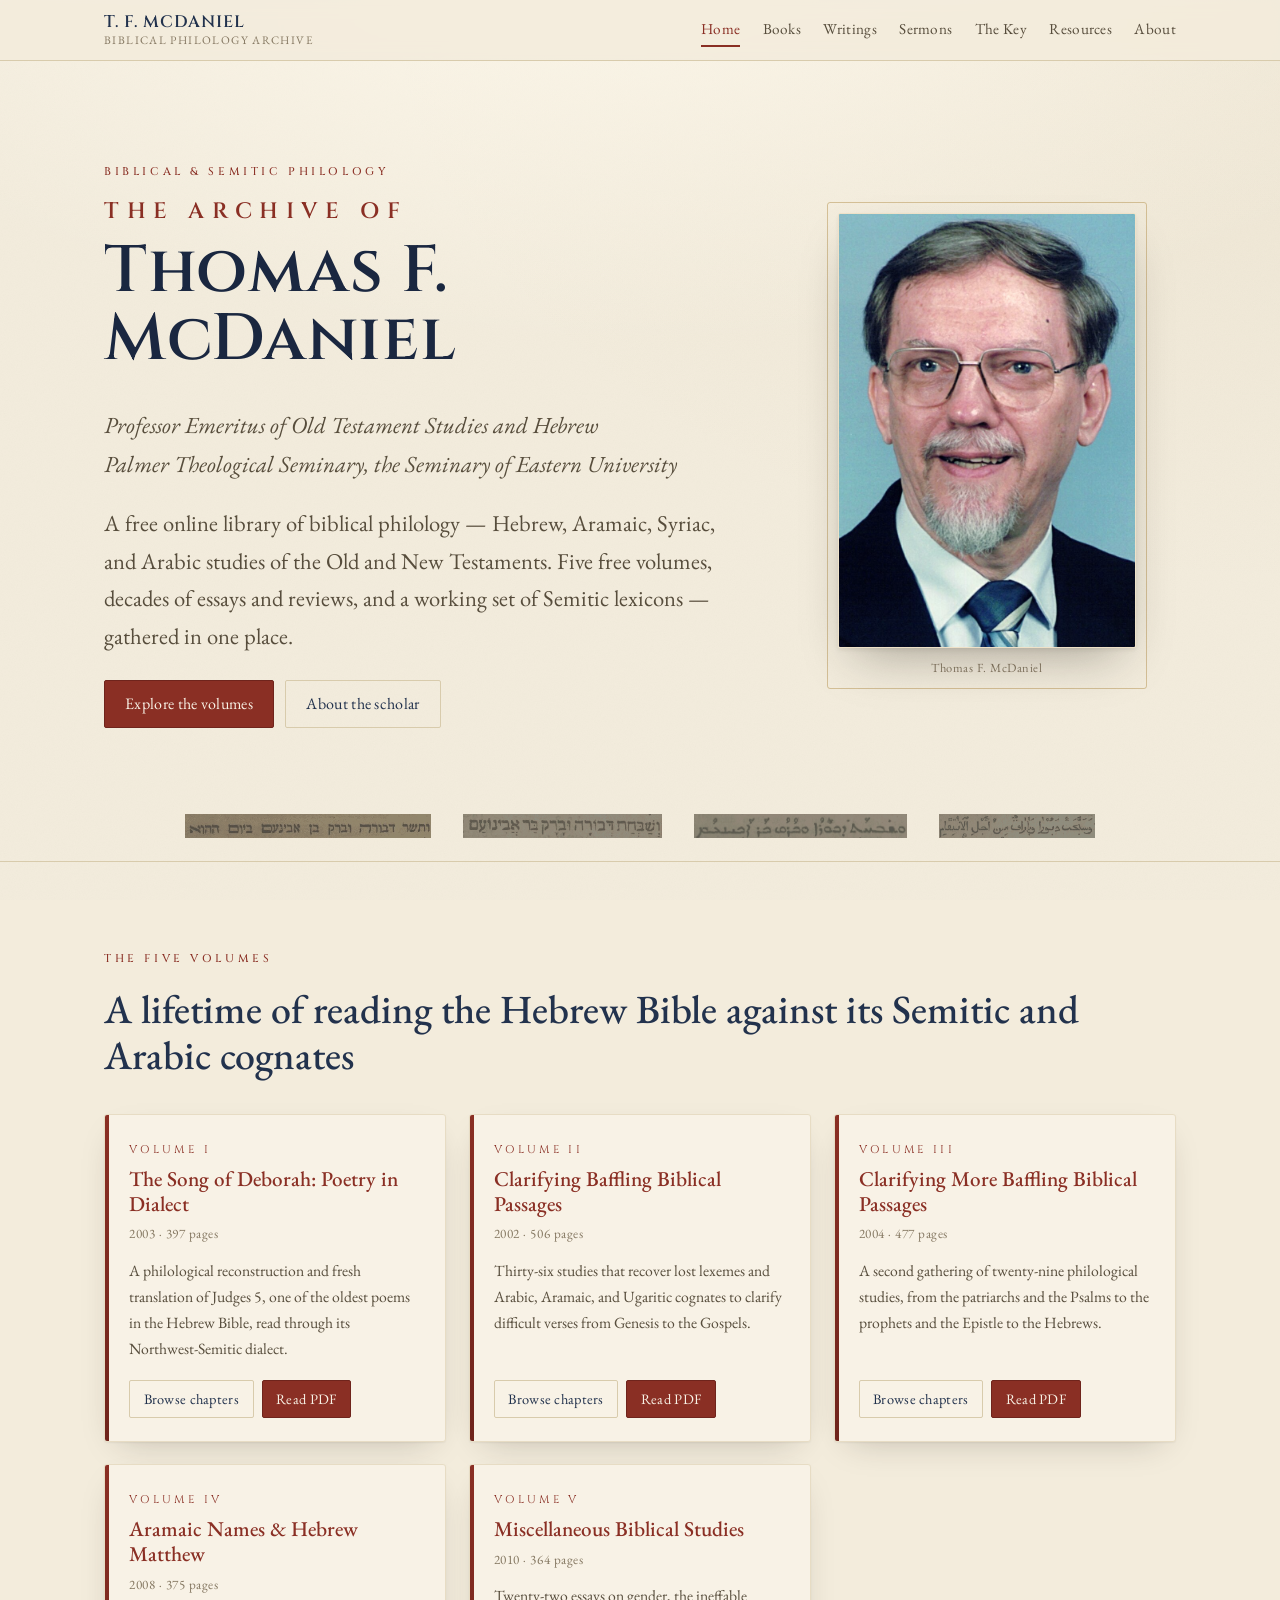
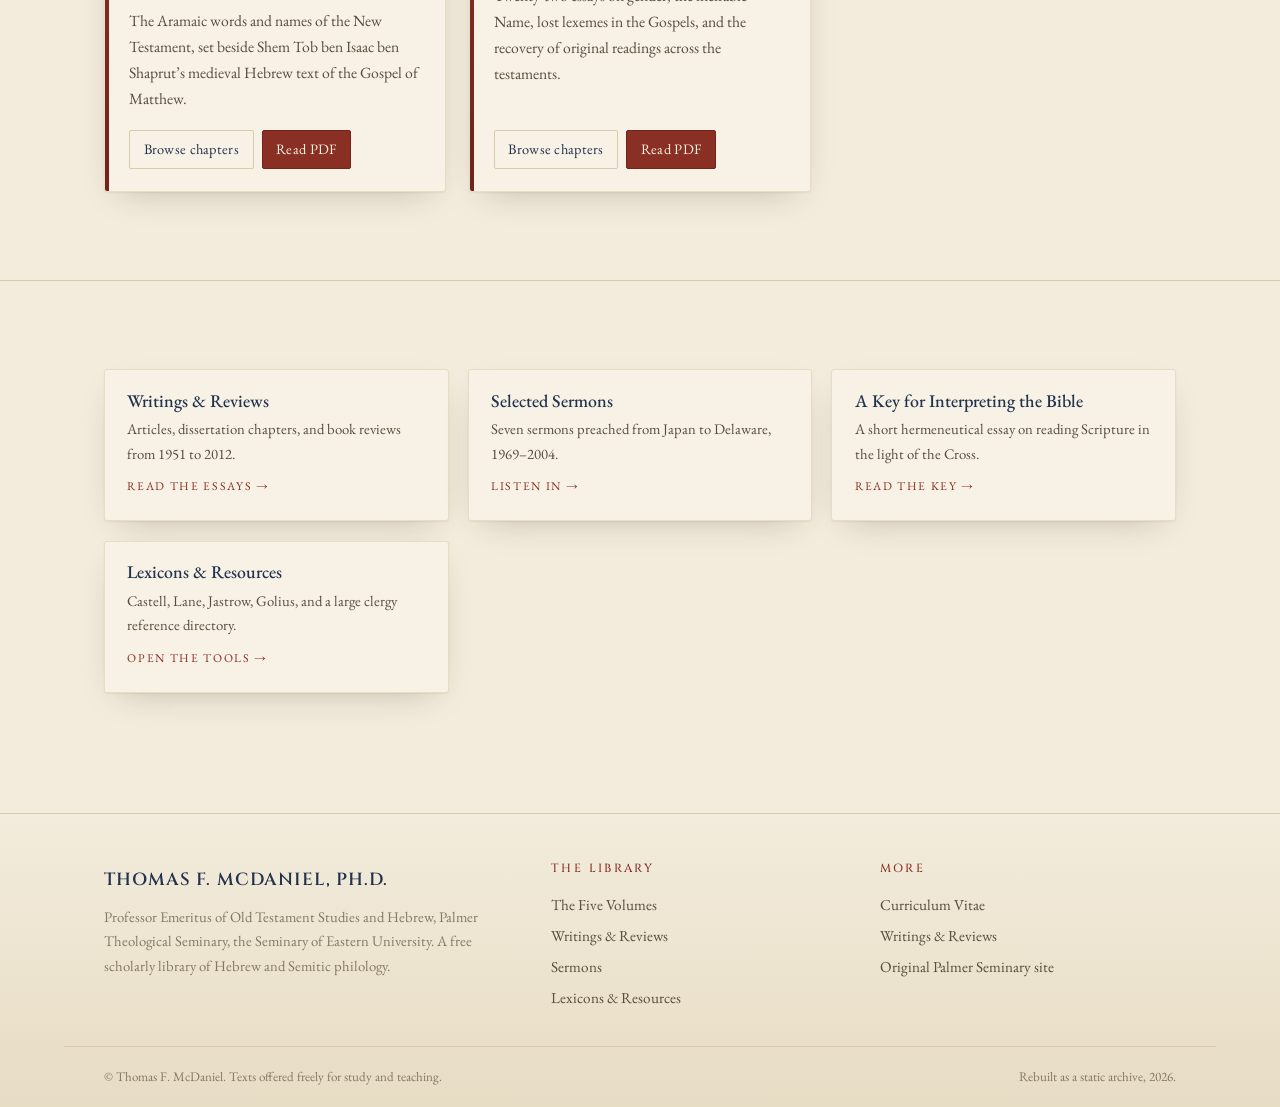
<file: index.html>
<!DOCTYPE html>
<html lang="en">
<head>
  <meta charset="utf-8">
  <meta name="viewport" content="width=device-width, initial-scale=1">
  <title>Thomas F. McDaniel, Ph.D. — Biblical &amp; Semitic Philology Archive</title>
  <meta name="description" content="Free online books and essays in Old Testament philology by Thomas F. McDaniel, Professor Emeritus at Palmer Theological Seminary — Hebrew, Aramaic, Syriac, and Arabic studies of the Bible.">
  <meta name="author" content="Thomas F. McDaniel, Ph.D.">
  <link rel="canonical" href="https://werth-code.github.io/tmcdaniel/">
  <meta name="theme-color" content="#f3ecdc">
  <meta property="og:type" content="website">
  <meta property="og:site_name" content="The Thomas F. McDaniel Archive">
  <meta property="og:title" content="Thomas F. McDaniel, Ph.D. — Biblical &amp; Semitic Philology Archive">
  <meta property="og:description" content="Free online books and essays in Old Testament philology by Thomas F. McDaniel, Professor Emeritus at Palmer Theological Seminary — Hebrew, Aramaic, Syriac, and Arabic studies of the Bible.">
  <meta property="og:url" content="https://werth-code.github.io/tmcdaniel/">
  <meta property="og:image" content="https://werth-code.github.io/tmcdaniel/assets/img/mcdaniel-1990.jpg">
  <meta name="twitter:card" content="summary_large_image">
  <meta name="twitter:title" content="Thomas F. McDaniel, Ph.D. — Biblical &amp; Semitic Philology Archive">
  <meta name="twitter:description" content="Free online books and essays in Old Testament philology by Thomas F. McDaniel, Professor Emeritus at Palmer Theological Seminary — Hebrew, Aramaic, Syriac, and Arabic studies of the Bible.">
  <meta name="twitter:image" content="https://werth-code.github.io/tmcdaniel/assets/img/mcdaniel-1990.jpg">
  <link rel="preconnect" href="https://fonts.googleapis.com">
  <link rel="preconnect" href="https://fonts.gstatic.com" crossorigin>
  <link rel="stylesheet" href="assets/css/site.css?v=5">
  <script type="application/ld+json">{"@context":"https://schema.org","@graph":[{"@type":"WebSite","name":"The Thomas F. McDaniel Archive","url":"https://werth-code.github.io/tmcdaniel","description":"A free online library of biblical philology — Hebrew, Aramaic, Syriac, and Arabic studies of the Old and New Testaments.","inLanguage":"en","author":{"@type":"Person","name":"Thomas F. McDaniel","honorificSuffix":"Ph.D.","jobTitle":"Professor Emeritus of Old Testament Studies and Hebrew","birthDate":"1931-03-01","birthPlace":"Baltimore, Maryland","alumniOf":["University of Richmond","University of Pennsylvania","Johns Hopkins University","Eastern Baptist Theological Seminary"],"worksFor":{"@type":"CollegeOrUniversity","name":"Palmer Theological Seminary, the Seminary of Eastern University"},"knowsAbout":["Hebrew Bible","Old Testament philology","Semitic languages","Aramaic","Syriac","Arabic","Biblical interpretation"],"url":"https://werth-code.github.io/tmcdaniel/about/"}},{"@type":"Person","name":"Thomas F. McDaniel","honorificSuffix":"Ph.D.","jobTitle":"Professor Emeritus of Old Testament Studies and Hebrew","birthDate":"1931-03-01","birthPlace":"Baltimore, Maryland","alumniOf":["University of Richmond","University of Pennsylvania","Johns Hopkins University","Eastern Baptist Theological Seminary"],"worksFor":{"@type":"CollegeOrUniversity","name":"Palmer Theological Seminary, the Seminary of Eastern University"},"knowsAbout":["Hebrew Bible","Old Testament philology","Semitic languages","Aramaic","Syriac","Arabic","Biblical interpretation"],"url":"https://werth-code.github.io/tmcdaniel/about/"}]}</script>
</head>
<body>
  <header class="masthead">
    <div class="wrap masthead__inner">
      <a class="brand" href="">
        <span class="brand__name">T. F. McDaniel</span>
        <span class="brand__sub">Biblical Philology Archive</span>
      </a>
      <button class="nav__toggle" aria-expanded="false" aria-controls="nav" onclick="var n=document.getElementById('nav');var o=n.classList.toggle('open');this.setAttribute('aria-expanded',o)">Menu</button>
      <nav class="nav" id="nav" aria-label="Primary">
        <a href="" aria-current="page">Home</a>
        <a href="books/">Books</a>
        <a href="writings/">Writings</a>
        <a href="sermons/">Sermons</a>
        <a href="key/">The Key</a>
        <a href="resources/">Resources</a>
        <a href="about/">About</a>
      </nav>
    </div>
  </header>
  <main id="main">
  <section class="hero wrap">
    <div class="hero__grid">
      <div>
        <p class="eyebrow reveal">Biblical &amp; Semitic Philology</p>
        <h1 class="reveal d1"><span class="sm">The Archive of</span>Thomas&nbsp;F. McDaniel</h1>
        <p class="hero__role reveal d2">Professor Emeritus of Old Testament Studies and Hebrew<br>Palmer Theological Seminary, the Seminary of Eastern University</p>
        <p class="lede reveal d2">A free online library of biblical philology — Hebrew, Aramaic, Syriac, and Arabic studies of the Old and New Testaments. Five free volumes, decades of essays and reviews, and a working set of Semitic lexicons — gathered in one place.</p>
        <div class="btn-row reveal d3">
          <a class="btn btn--primary" href="books/">Explore the volumes</a>
          <a class="btn btn--ghost" href="about/">About the scholar</a>
        </div>
      </div>
      <figure class="hero__portrait reveal d2">
        <span class="hero__frame"></span>
        <img src="assets/img/mcdaniel-1990.jpg" alt="Portrait of Thomas F. McDaniel" width="742" height="1085">
        <figcaption>Thomas F. McDaniel</figcaption>
      </figure>
    </div>
  </section>
  <div class="wrap"><div class="scripts" aria-hidden="false">
        <img src="assets/img/judges5-hebrew.jpg" alt="Judges 5:1 in Hebrew" loading="lazy">
        <img src="assets/img/judges5-aramaic.jpg" alt="Judges 5:1 in Aramaic" loading="lazy">
        <img src="assets/img/judges5-syriac.jpg" alt="Judges 5:1 in Syriac" loading="lazy">
        <img src="assets/img/judges5-arabic.jpg" alt="Judges 5:1 in Arabic" loading="lazy">
  </div></div>
  <hr class="rule">
  <section class="wrap" id="volumes">
    <div class="section-head">
      <p class="eyebrow">The Five Volumes</p>
      <h2>A lifetime of reading the Hebrew Bible against its Semitic and Arabic cognates</h2>
    </div>
    <div class="volumes">
        <article class="vcard">
          <span class="vcard__no">Volume I</span>
          <h3 class="vcard__title"><a class="ilink" href="books/song-of-deborah/">The Song of Deborah: Poetry in Dialect</a></h3>
          <p class="vcard__meta">2003 &middot; 397 pages</p>
          <p class="vcard__blurb">A philological reconstruction and fresh translation of Judges 5, one of the oldest poems in the Hebrew Bible, read through its Northwest-Semitic dialect.</p>
          <div class="vcard__links">
            <a class="btn btn--ghost btn--sm" href="books/song-of-deborah/">Browse chapters</a>
            <a class="btn btn--primary btn--sm" href="pdf/The%20Song%20of%20Deborah%20Poetry%20in%20Dialect.pdf">Read PDF</a>
          </div>
        </article>
        <article class="vcard">
          <span class="vcard__no">Volume II</span>
          <h3 class="vcard__title"><a class="ilink" href="books/clarifying-baffling-biblical-passages/">Clarifying Baffling Biblical Passages</a></h3>
          <p class="vcard__meta">2002 &middot; 506 pages</p>
          <p class="vcard__blurb">Thirty-six studies that recover lost lexemes and Arabic, Aramaic, and Ugaritic cognates to clarify difficult verses from Genesis to the Gospels.</p>
          <div class="vcard__links">
            <a class="btn btn--ghost btn--sm" href="books/clarifying-baffling-biblical-passages/">Browse chapters</a>
            <a class="btn btn--primary btn--sm" href="pdf/Clarifying%20Baffling%20Biblical%20Passages.pdf">Read PDF</a>
          </div>
        </article>
        <article class="vcard">
          <span class="vcard__no">Volume III</span>
          <h3 class="vcard__title"><a class="ilink" href="books/clarifying-more-baffling-biblical-passages/">Clarifying More Baffling Biblical Passages</a></h3>
          <p class="vcard__meta">2004 &middot; 477 pages</p>
          <p class="vcard__blurb">A second gathering of twenty-nine philological studies, from the patriarchs and the Psalms to the prophets and the Epistle to the Hebrews.</p>
          <div class="vcard__links">
            <a class="btn btn--ghost btn--sm" href="books/clarifying-more-baffling-biblical-passages/">Browse chapters</a>
            <a class="btn btn--primary btn--sm" href="pdf/Clarifying%20More%20Baffling%20Biblical%20Passages.pdf">Read PDF</a>
          </div>
        </article>
        <article class="vcard">
          <span class="vcard__no">Volume IV</span>
          <h3 class="vcard__title"><a class="ilink" href="books/aramaic-names-and-hebrew-matthew/">Aramaic Names &amp; Hebrew Matthew</a></h3>
          <p class="vcard__meta">2008 &middot; 375 pages</p>
          <p class="vcard__blurb">The Aramaic words and names of the New Testament, set beside Shem Tob ben Isaac ben Shaprut’s medieval Hebrew text of the Gospel of Matthew.</p>
          <div class="vcard__links">
            <a class="btn btn--ghost btn--sm" href="books/aramaic-names-and-hebrew-matthew/">Browse chapters</a>
            <a class="btn btn--primary btn--sm" href="pdf/Clarifying%20New%20Testament%20Names%20%26%20Words%20and%20Shem%20Tob's%20Gospel%20of%20Matthew.pdf">Read PDF</a>
          </div>
        </article>
        <article class="vcard">
          <span class="vcard__no">Volume V</span>
          <h3 class="vcard__title"><a class="ilink" href="books/miscellaneous-biblical-studies/">Miscellaneous Biblical Studies</a></h3>
          <p class="vcard__meta">2010 &middot; 364 pages</p>
          <p class="vcard__blurb">Twenty-two essays on gender, the ineffable Name, lost lexemes in the Gospels, and the recovery of original readings across the testaments.</p>
          <div class="vcard__links">
            <a class="btn btn--ghost btn--sm" href="books/miscellaneous-biblical-studies/">Browse chapters</a>
            <a class="btn btn--primary btn--sm" href="pdf/Miscellaneous%20Biblical%20Studies.pdf">Read PDF</a>
          </div>
        </article>
    </div>
  </section>
  <hr class="rule">
  <section class="wrap">
    <div class="cards">
      <a class="rcard" href="writings/"><h3>Writings &amp; Reviews</h3><p>Articles, dissertation chapters, and book reviews from 1951 to 2012.</p><span class="rcard__cue">Read the essays &rarr;</span></a>
      <a class="rcard" href="sermons/"><h3>Selected Sermons</h3><p>Seven sermons preached from Japan to Delaware, 1969&ndash;2004.</p><span class="rcard__cue">Listen in &rarr;</span></a>
      <a class="rcard" href="key/"><h3>A Key for Interpreting the Bible</h3><p>A short hermeneutical essay on reading Scripture in the light of the Cross.</p><span class="rcard__cue">Read the key &rarr;</span></a>
      <a class="rcard" href="resources/"><h3>Lexicons &amp; Resources</h3><p>Castell, Lane, Jastrow, Golius, and a large clergy reference directory.</p><span class="rcard__cue">Open the tools &rarr;</span></a>
    </div>
  </section>
  </main>
  <footer class="foot">
    <div class="wrap foot__inner">
      <div class="foot__brand">
        <span class="brand__name">Thomas F. McDaniel, Ph.D.</span>
        <p class="muted" style="margin:.6rem 0 0;font-size:.92rem">Professor Emeritus of Old Testament Studies and Hebrew, Palmer Theological Seminary, the Seminary of Eastern University. A free scholarly library of Hebrew and Semitic philology.</p>
      </div>
      <div>
        <h4>The Library</h4>
        <a href="books/">The Five Volumes</a>
        <a href="writings/">Writings &amp; Reviews</a>
        <a href="sermons/">Sermons</a>
        <a href="resources/">Lexicons &amp; Resources</a>
      </div>
      <div>
        <h4>More</h4>
        <a href="about/">Curriculum Vitae</a>
        <a href="writings/">Writings &amp; Reviews</a>
        <a href="https://tmcdaniel.palmerseminary.edu" rel="nofollow">Original Palmer Seminary site</a>
      </div>
    </div>
    <div class="wrap foot__legal">
      <span>&copy; Thomas F. McDaniel. Texts offered freely for study and teaching.</span>
      <span>Rebuilt as a static archive, 2026.</span>
    </div>
  </footer>
</body>
</html>
</file>
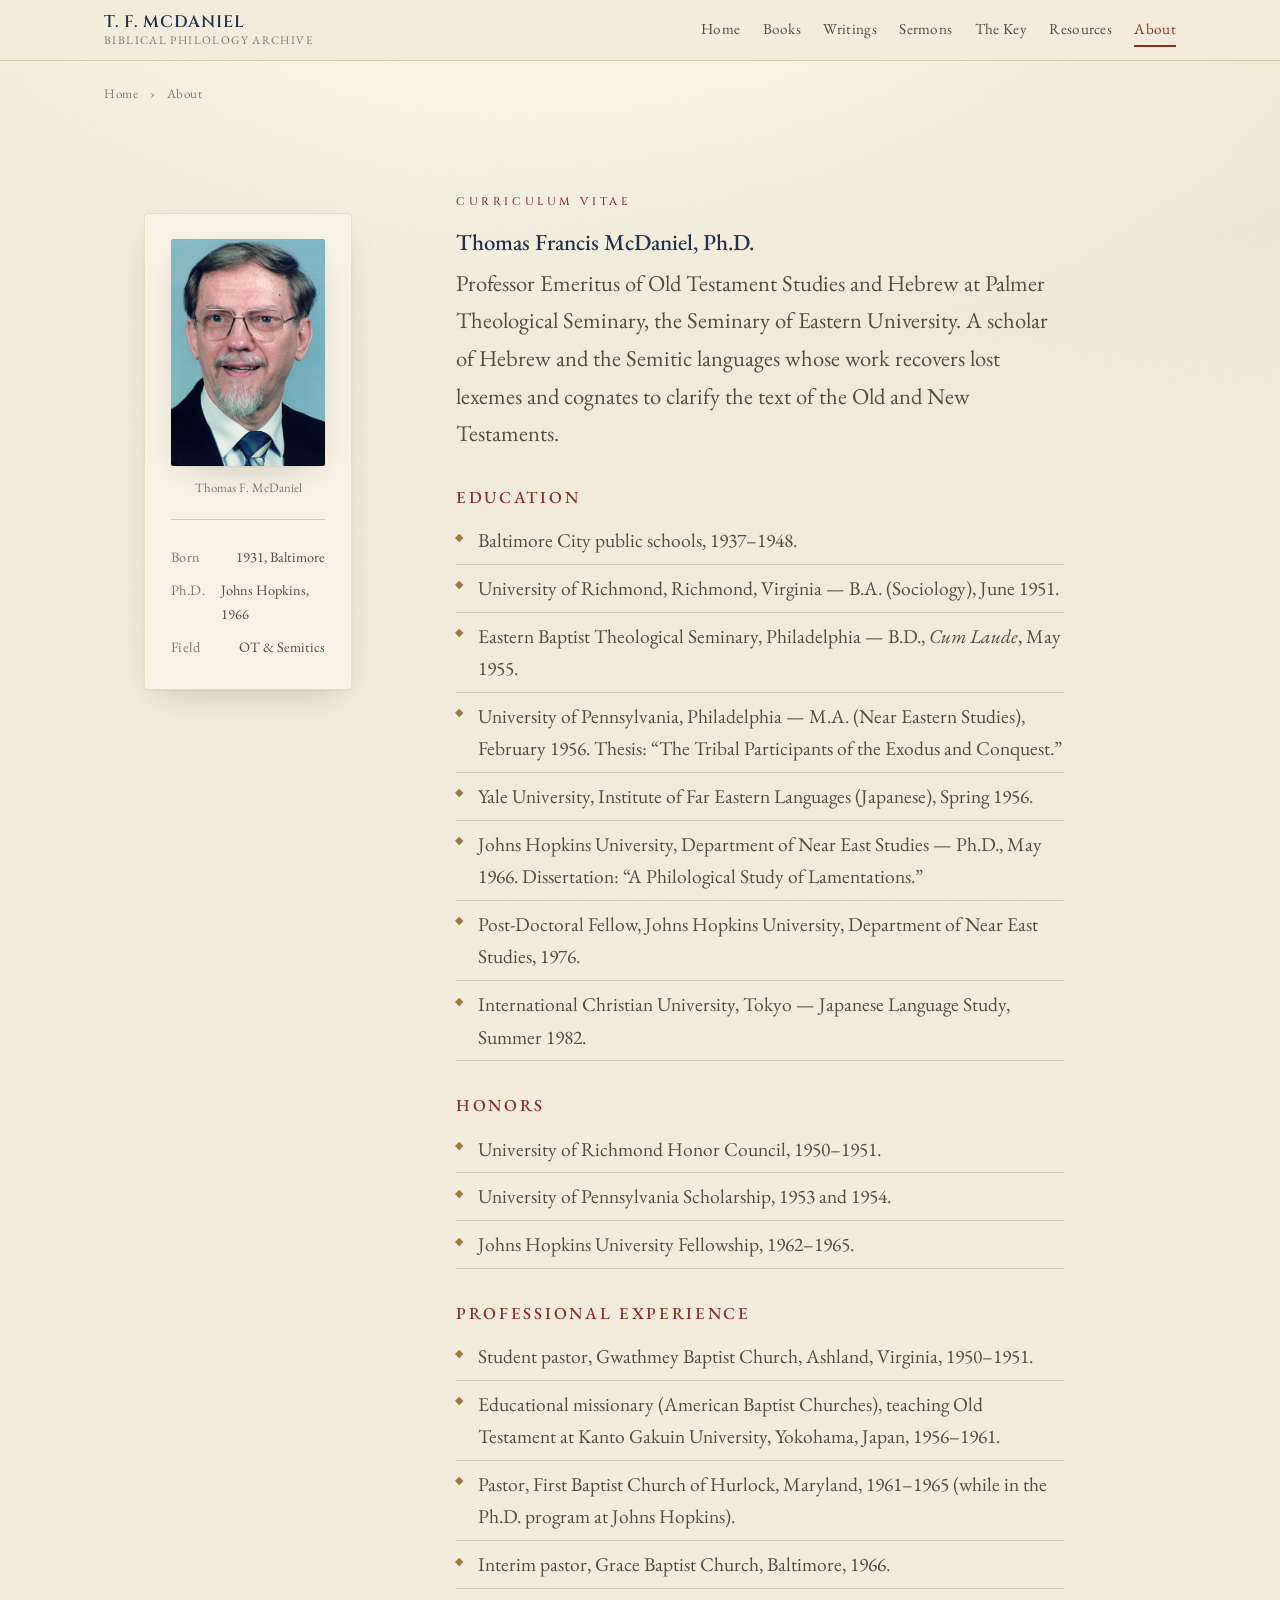
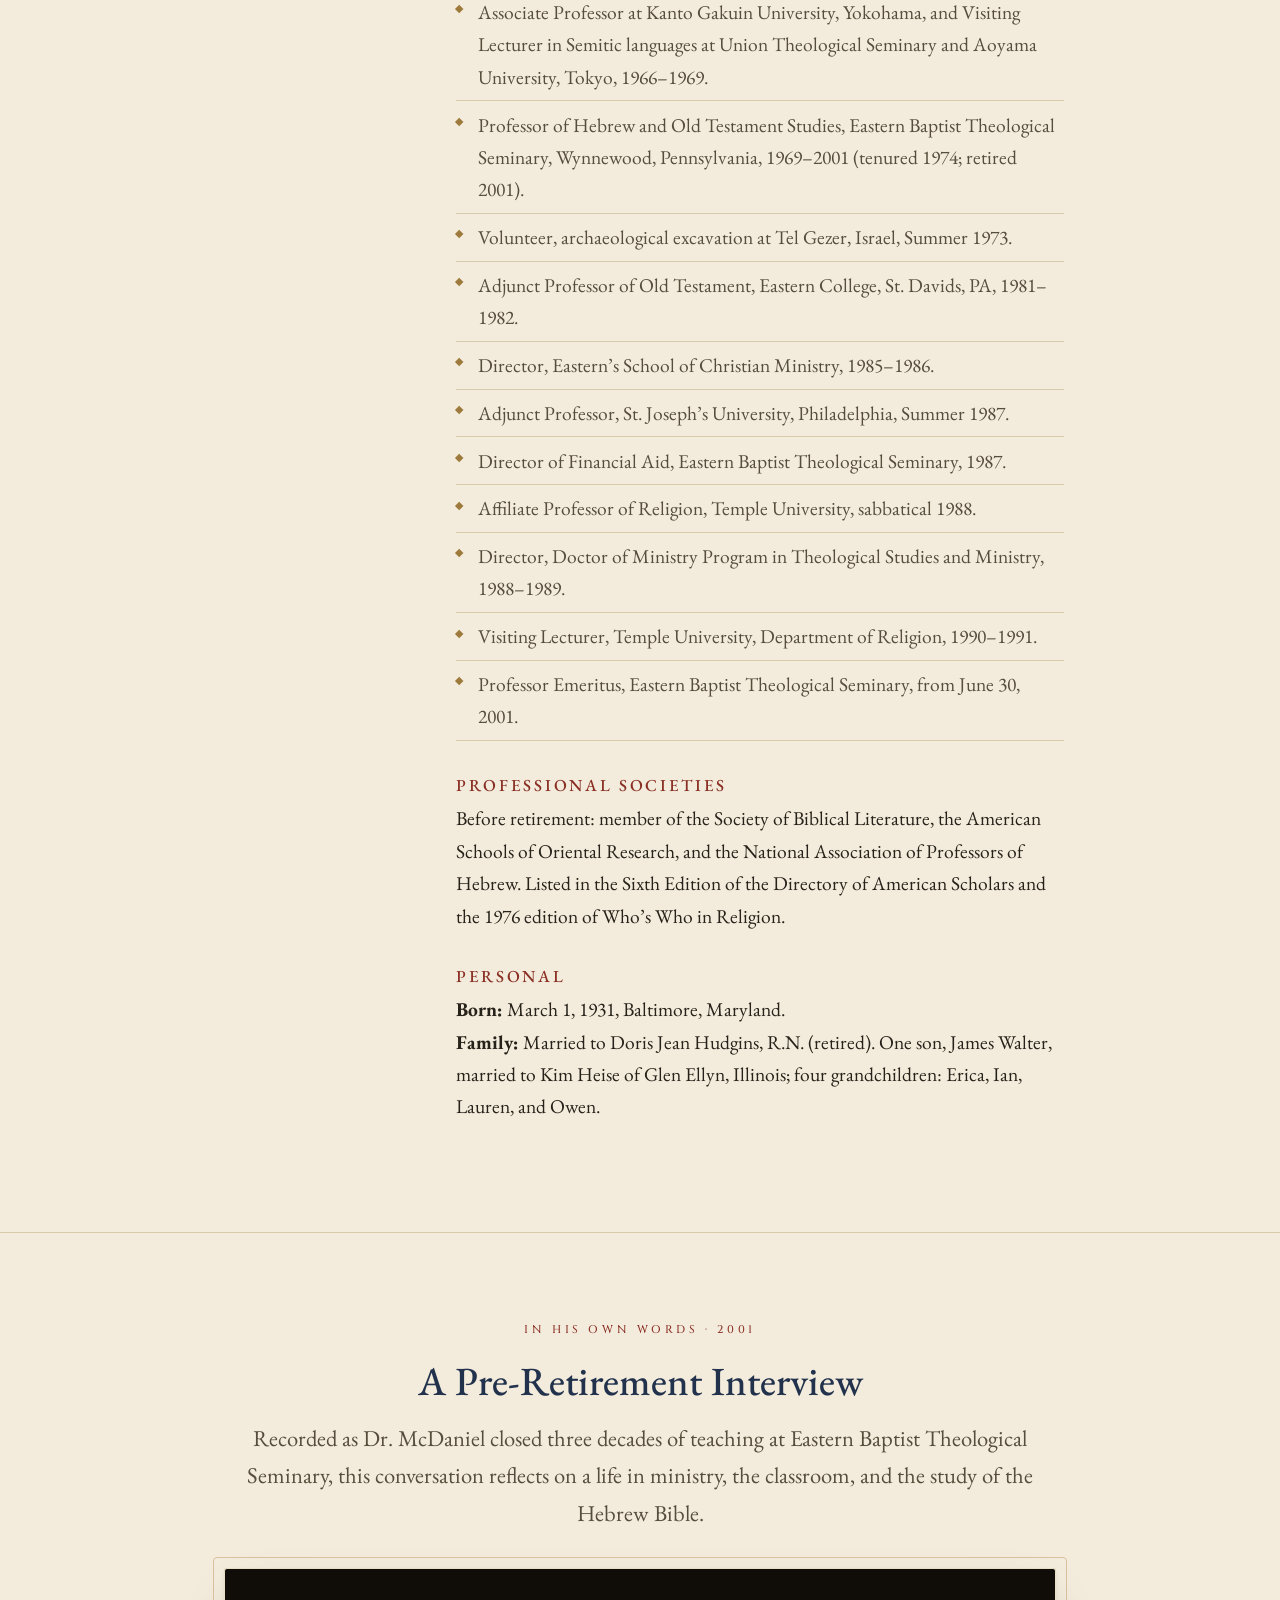
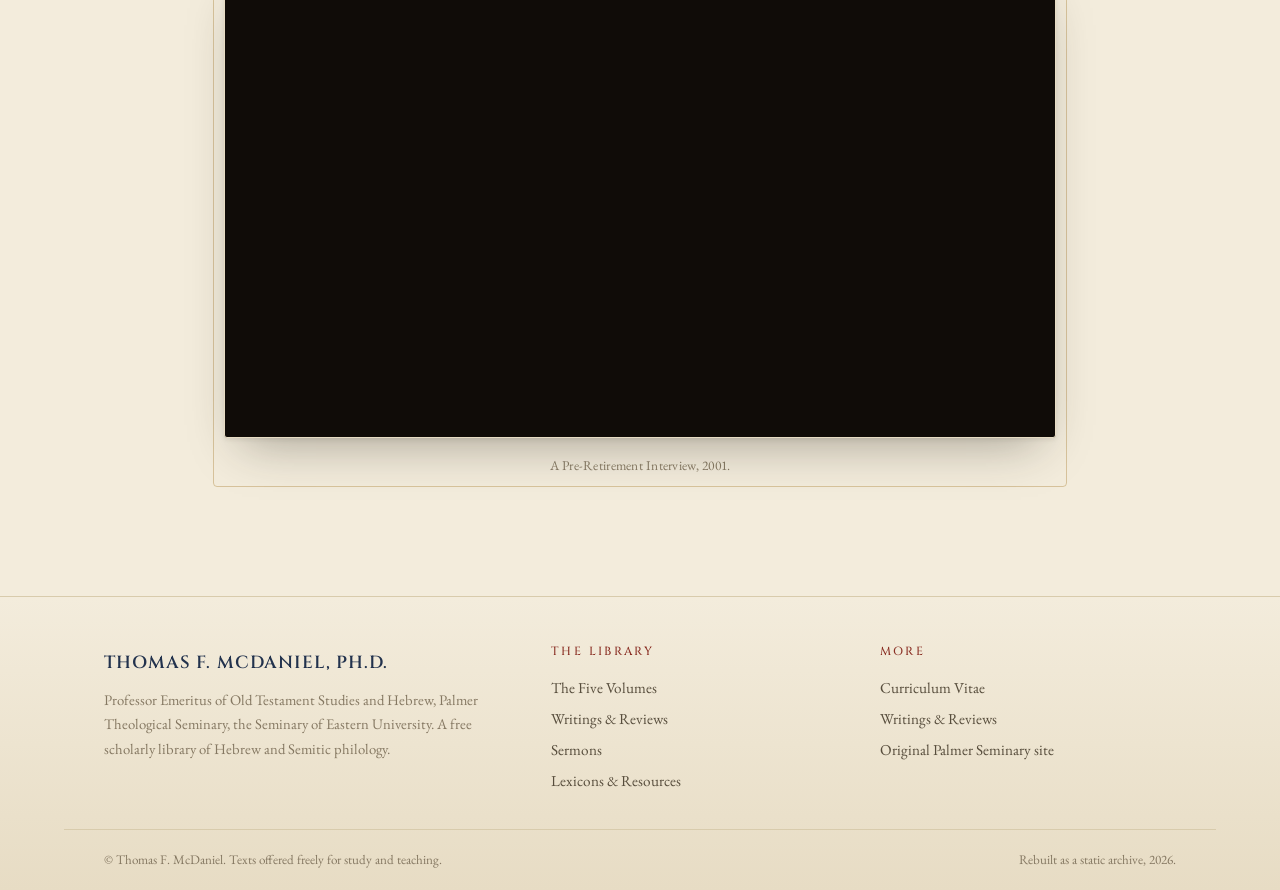
<file: about/index.html>
<!DOCTYPE html>
<html lang="en">
<head>
  <meta charset="utf-8">
  <meta name="viewport" content="width=device-width, initial-scale=1">
  <title>About — Thomas F. McDaniel, Ph.D. (Curriculum Vitae)</title>
  <meta name="description" content="Curriculum vitae of Thomas F. McDaniel, Ph.D. (Johns Hopkins, 1966): Professor Emeritus of Old Testament and Hebrew at Palmer Theological Seminary; missionary in Japan; scholar of Semitic philology.">
  <meta name="author" content="Thomas F. McDaniel, Ph.D.">
  <link rel="canonical" href="https://werth-code.github.io/tmcdaniel/about/">
  <meta name="theme-color" content="#f3ecdc">
  <meta property="og:type" content="profile">
  <meta property="og:site_name" content="The Thomas F. McDaniel Archive">
  <meta property="og:title" content="About — Thomas F. McDaniel, Ph.D. (Curriculum Vitae)">
  <meta property="og:description" content="Curriculum vitae of Thomas F. McDaniel, Ph.D. (Johns Hopkins, 1966): Professor Emeritus of Old Testament and Hebrew at Palmer Theological Seminary; missionary in Japan; scholar of Semitic philology.">
  <meta property="og:url" content="https://werth-code.github.io/tmcdaniel/about/">
  <meta property="og:image" content="https://werth-code.github.io/tmcdaniel/assets/img/mcdaniel-1990.jpg">
  <meta name="twitter:card" content="summary_large_image">
  <meta name="twitter:title" content="About — Thomas F. McDaniel, Ph.D. (Curriculum Vitae)">
  <meta name="twitter:description" content="Curriculum vitae of Thomas F. McDaniel, Ph.D. (Johns Hopkins, 1966): Professor Emeritus of Old Testament and Hebrew at Palmer Theological Seminary; missionary in Japan; scholar of Semitic philology.">
  <meta name="twitter:image" content="https://werth-code.github.io/tmcdaniel/assets/img/mcdaniel-1990.jpg">
  <link rel="preconnect" href="https://fonts.googleapis.com">
  <link rel="preconnect" href="https://fonts.gstatic.com" crossorigin>
  <link rel="stylesheet" href="../assets/css/site.css?v=5">
  <script type="application/ld+json">[{"@context":"https://schema.org","@type":"ProfilePage","mainEntity":{"@type":"Person","name":"Thomas F. McDaniel","honorificSuffix":"Ph.D.","jobTitle":"Professor Emeritus of Old Testament Studies and Hebrew","birthDate":"1931-03-01","birthPlace":"Baltimore, Maryland","alumniOf":["University of Richmond","University of Pennsylvania","Johns Hopkins University","Eastern Baptist Theological Seminary"],"worksFor":{"@type":"CollegeOrUniversity","name":"Palmer Theological Seminary, the Seminary of Eastern University"},"knowsAbout":["Hebrew Bible","Old Testament philology","Semitic languages","Aramaic","Syriac","Arabic","Biblical interpretation"],"url":"https://werth-code.github.io/tmcdaniel/about/"}},{"@context":"https://schema.org","@type":"VideoObject","name":"Thomas F. McDaniel — A Pre-Retirement Interview (2001)","description":"Recorded as Dr. McDaniel closed three decades of teaching at Eastern Baptist Theological Seminary, this conversation reflects on a life in ministry, the classroom, and the study of the Hebrew Bible.","uploadDate":"2001-06-01","thumbnailUrl":"https://i.ytimg.com/vi/72OGscbZdHY/hqdefault.jpg","embedUrl":"https://www.youtube-nocookie.com/embed/72OGscbZdHY","contentUrl":"https://www.youtube.com/watch?v=72OGscbZdHY"}]</script>
</head>
<body>
  <header class="masthead">
    <div class="wrap masthead__inner">
      <a class="brand" href="../">
        <span class="brand__name">T. F. McDaniel</span>
        <span class="brand__sub">Biblical Philology Archive</span>
      </a>
      <button class="nav__toggle" aria-expanded="false" aria-controls="nav" onclick="var n=document.getElementById('nav');var o=n.classList.toggle('open');this.setAttribute('aria-expanded',o)">Menu</button>
      <nav class="nav" id="nav" aria-label="Primary">
        <a href="../">Home</a>
        <a href="../books/">Books</a>
        <a href="../writings/">Writings</a>
        <a href="../sermons/">Sermons</a>
        <a href="../key/">The Key</a>
        <a href="../resources/">Resources</a>
        <a href="../about/" aria-current="page">About</a>
      </nav>
    </div>
  </header>
  <main id="main">
<nav class="wrap crumbs" aria-label="Breadcrumb"><a href="../">Home</a> <span aria-hidden="true">&rsaquo;</span> About</nav>
  <section class="wrap">
    <div class="book">
      <aside class="book__aside">
        <figure class="book__cover" style="text-align:center">
          <img src="../assets/img/mcdaniel-1990.jpg" alt="Thomas F. McDaniel" style="border-radius:2px;box-shadow:var(--shadow);filter:sepia(.12) saturate(.92)">
          <figcaption class="muted" style="font-size:.8rem;margin-top:.7rem">Thomas F. McDaniel</figcaption>
          <ul class="book__facts" style="text-align:left">
            <li><span>Born</span><span>1931, Baltimore</span></li>
            <li><span>Ph.D.</span><span>Johns Hopkins, 1966</span></li>
            <li><span>Field</span><span>OT &amp; Semitics</span></li>
          </ul>
        </figure>
      </aside>
      <article class="prose">
        <p class="eyebrow">Curriculum Vitae</p>
        <h1>Thomas Francis McDaniel, Ph.D.</h1>
        <p class="lede">Professor Emeritus of Old Testament Studies and Hebrew at Palmer Theological Seminary, the Seminary of Eastern University. A scholar of Hebrew and the Semitic languages whose work recovers lost lexemes and cognates to clarify the text of the Old and New Testaments.</p>
        <h3>Education</h3>
        <ul class="cv-list">
          <li>Baltimore City public schools, 1937–1948.</li>
          <li>University of Richmond, Richmond, Virginia — B.A. (Sociology), June 1951.</li>
          <li>Eastern Baptist Theological Seminary, Philadelphia — B.D., <em>Cum Laude</em>, May 1955.</li>
          <li>University of Pennsylvania, Philadelphia — M.A. (Near Eastern Studies), February 1956. Thesis: “The Tribal Participants of the Exodus and Conquest.”</li>
          <li>Yale University, Institute of Far Eastern Languages (Japanese), Spring 1956.</li>
          <li>Johns Hopkins University, Department of Near East Studies — Ph.D., May 1966. Dissertation: “A Philological Study of Lamentations.”</li>
          <li>Post-Doctoral Fellow, Johns Hopkins University, Department of Near East Studies, 1976.</li>
          <li>International Christian University, Tokyo — Japanese Language Study, Summer 1982.</li>
        </ul>
        <h3>Honors</h3>
        <ul class="cv-list">
          <li>University of Richmond Honor Council, 1950–1951.</li>
          <li>University of Pennsylvania Scholarship, 1953 and 1954.</li>
          <li>Johns Hopkins University Fellowship, 1962–1965.</li>
        </ul>
        <h3>Professional Experience</h3>
        <ul class="cv-list">
          <li>Student pastor, Gwathmey Baptist Church, Ashland, Virginia, 1950–1951.</li>
          <li>Educational missionary (American Baptist Churches), teaching Old Testament at Kanto Gakuin University, Yokohama, Japan, 1956–1961.</li>
          <li>Pastor, First Baptist Church of Hurlock, Maryland, 1961–1965 (while in the Ph.D. program at Johns Hopkins).</li>
          <li>Interim pastor, Grace Baptist Church, Baltimore, 1966.</li>
          <li>Associate Professor at Kanto Gakuin University, Yokohama, and Visiting Lecturer in Semitic languages at Union Theological Seminary and Aoyama University, Tokyo, 1966–1969.</li>
          <li>Professor of Hebrew and Old Testament Studies, Eastern Baptist Theological Seminary, Wynnewood, Pennsylvania, 1969–2001 (tenured 1974; retired 2001).</li>
          <li>Volunteer, archaeological excavation at Tel Gezer, Israel, Summer 1973.</li>
          <li>Adjunct Professor of Old Testament, Eastern College, St. Davids, PA, 1981–1982.</li>
          <li>Director, Eastern’s School of Christian Ministry, 1985–1986.</li>
          <li>Adjunct Professor, St. Joseph’s University, Philadelphia, Summer 1987.</li>
          <li>Director of Financial Aid, Eastern Baptist Theological Seminary, 1987.</li>
          <li>Affiliate Professor of Religion, Temple University, sabbatical 1988.</li>
          <li>Director, Doctor of Ministry Program in Theological Studies and Ministry, 1988–1989.</li>
          <li>Visiting Lecturer, Temple University, Department of Religion, 1990–1991.</li>
          <li>Professor Emeritus, Eastern Baptist Theological Seminary, from June 30, 2001.</li>
        </ul>
        <h3>Professional Societies</h3>
        <p>Before retirement: member of the Society of Biblical Literature, the American Schools of Oriental Research, and the National Association of Professors of Hebrew. Listed in the Sixth Edition of the Directory of American Scholars and the 1976 edition of Who’s Who in Religion.</p>
        <h3>Personal</h3>
        <p><strong>Born:</strong> March 1, 1931, Baltimore, Maryland.<br><strong>Family:</strong> Married to Doris Jean Hudgins, R.N. (retired). One son, James Walter, married to Kim Heise of Glen Ellyn, Illinois; four grandchildren: Erica, Ian, Lauren, and Owen.</p>
      </article>
    </div>
  </section>
  <hr class="rule">
  <section class="wrap" id="interview">
    <div class="section-head" style="text-align:center">
      <p class="eyebrow">In His Own Words &middot; 2001</p>
      <h2>A Pre-Retirement Interview</h2>
      <p class="lede narrow" style="margin:0 auto">Recorded as Dr. McDaniel closed three decades of teaching at Eastern Baptist Theological Seminary, this conversation reflects on a life in ministry, the classroom, and the study of the Hebrew Bible.</p>
    </div>
    <figure class="video">
      <span class="video__edge"></span>
      <div class="video__frame">
        <iframe src="https://www.youtube-nocookie.com/embed/72OGscbZdHY?rel=0" title="Thomas F. McDaniel — A Pre-Retirement Interview (2001)" loading="lazy" allow="accelerometer; autoplay; clipboard-write; encrypted-media; gyroscope; picture-in-picture" allowfullscreen></iframe>
      </div>
      <figcaption>A Pre-Retirement Interview, 2001.</figcaption>
    </figure>
  </section>
  </main>
  <footer class="foot">
    <div class="wrap foot__inner">
      <div class="foot__brand">
        <span class="brand__name">Thomas F. McDaniel, Ph.D.</span>
        <p class="muted" style="margin:.6rem 0 0;font-size:.92rem">Professor Emeritus of Old Testament Studies and Hebrew, Palmer Theological Seminary, the Seminary of Eastern University. A free scholarly library of Hebrew and Semitic philology.</p>
      </div>
      <div>
        <h4>The Library</h4>
        <a href="../books/">The Five Volumes</a>
        <a href="../writings/">Writings &amp; Reviews</a>
        <a href="../sermons/">Sermons</a>
        <a href="../resources/">Lexicons &amp; Resources</a>
      </div>
      <div>
        <h4>More</h4>
        <a href="../about/">Curriculum Vitae</a>
        <a href="../writings/">Writings &amp; Reviews</a>
        <a href="https://tmcdaniel.palmerseminary.edu" rel="nofollow">Original Palmer Seminary site</a>
      </div>
    </div>
    <div class="wrap foot__legal">
      <span>&copy; Thomas F. McDaniel. Texts offered freely for study and teaching.</span>
      <span>Rebuilt as a static archive, 2026.</span>
    </div>
  </footer>
</body>
</html>
</file>
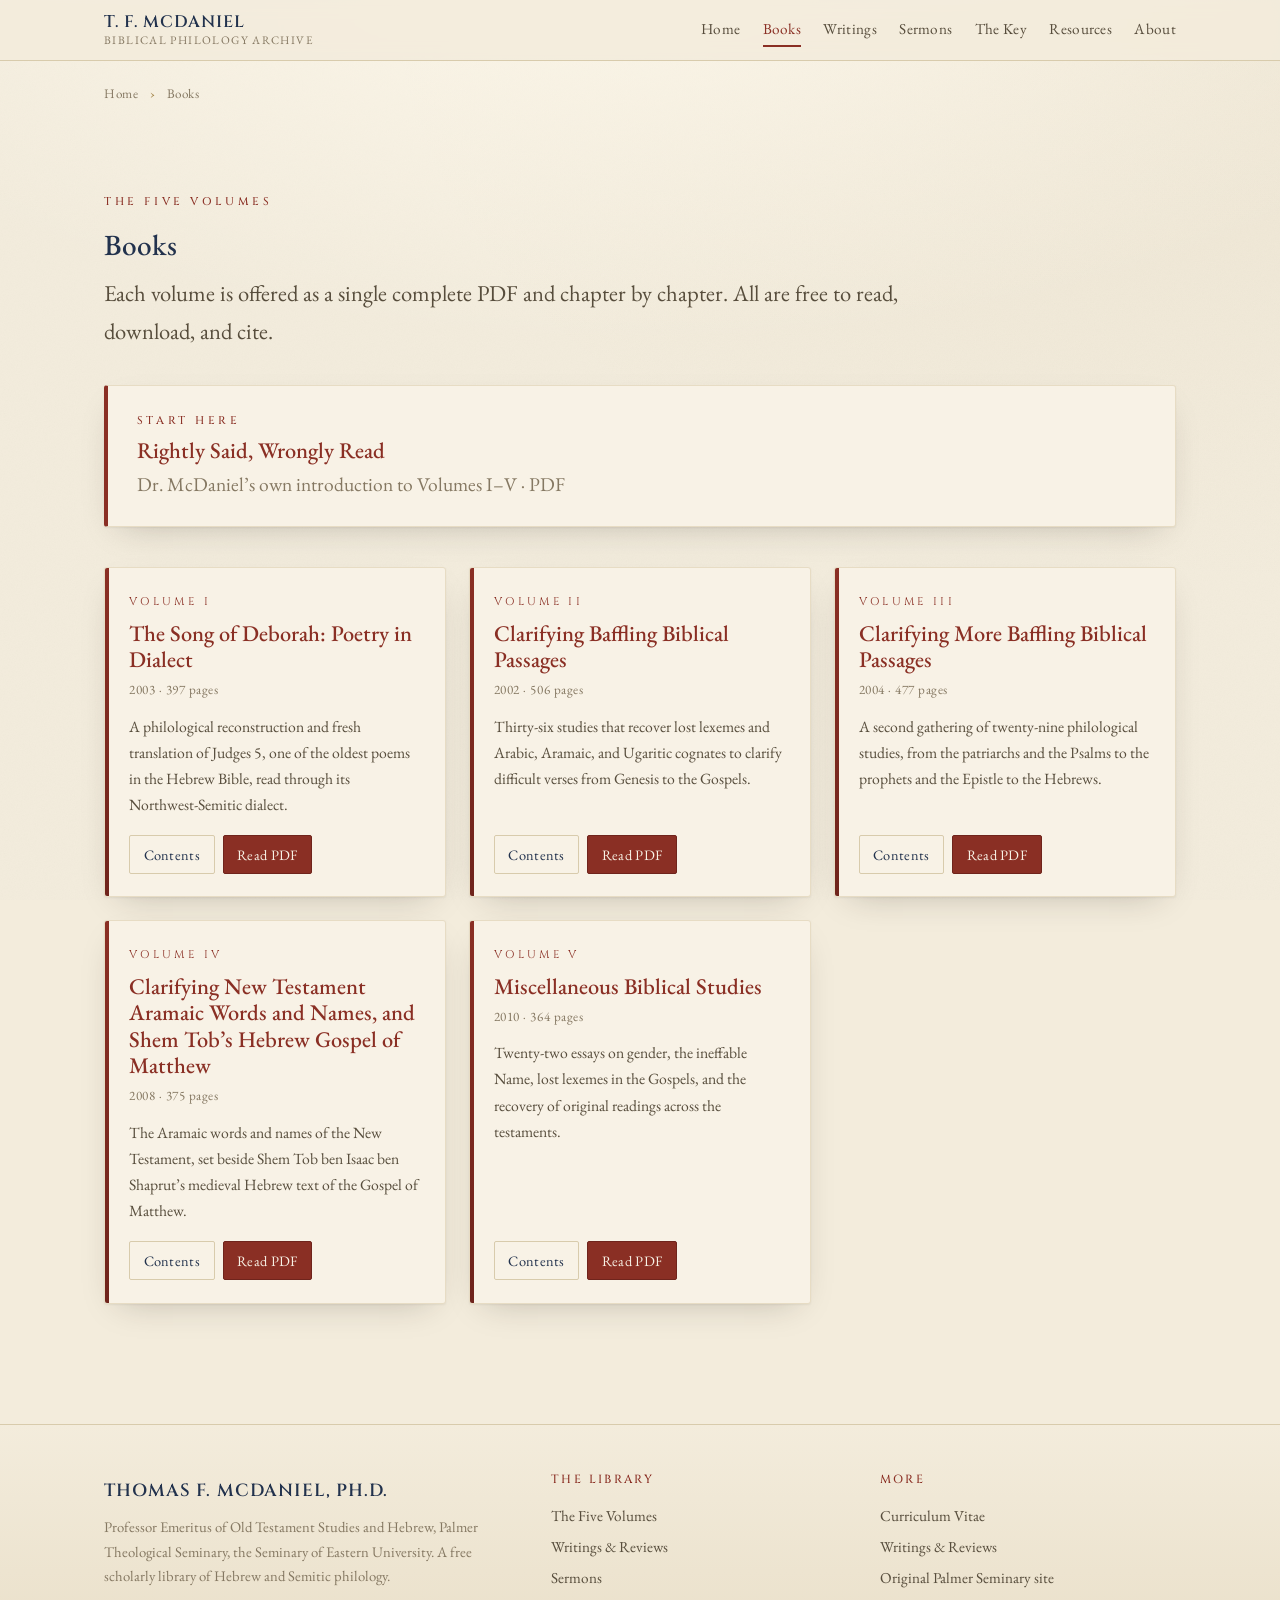
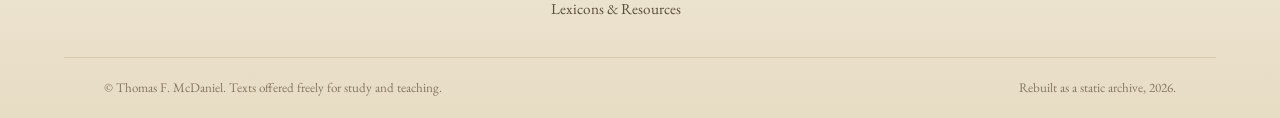
<file: books/index.html>
<!DOCTYPE html>
<html lang="en">
<head>
  <meta charset="utf-8">
  <meta name="viewport" content="width=device-width, initial-scale=1">
  <title>Books — The Five Volumes of Thomas F. McDaniel</title>
  <meta name="description" content="Five free volumes of Old Testament philology by Thomas F. McDaniel: The Song of Deborah, Clarifying Baffling Biblical Passages (I &amp; II), Aramaic Names &amp; Hebrew Matthew, and Miscellaneous Biblical Studies.">
  <meta name="author" content="Thomas F. McDaniel, Ph.D.">
  <link rel="canonical" href="https://werth-code.github.io/tmcdaniel/books/">
  <meta name="theme-color" content="#f3ecdc">
  <meta property="og:type" content="website">
  <meta property="og:site_name" content="The Thomas F. McDaniel Archive">
  <meta property="og:title" content="Books — The Five Volumes of Thomas F. McDaniel">
  <meta property="og:description" content="Five free volumes of Old Testament philology by Thomas F. McDaniel: The Song of Deborah, Clarifying Baffling Biblical Passages (I &amp; II), Aramaic Names &amp; Hebrew Matthew, and Miscellaneous Biblical Studies.">
  <meta property="og:url" content="https://werth-code.github.io/tmcdaniel/books/">
  <meta property="og:image" content="https://werth-code.github.io/tmcdaniel/assets/img/mcdaniel-1990.jpg">
  <meta name="twitter:card" content="summary_large_image">
  <meta name="twitter:title" content="Books — The Five Volumes of Thomas F. McDaniel">
  <meta name="twitter:description" content="Five free volumes of Old Testament philology by Thomas F. McDaniel: The Song of Deborah, Clarifying Baffling Biblical Passages (I &amp; II), Aramaic Names &amp; Hebrew Matthew, and Miscellaneous Biblical Studies.">
  <meta name="twitter:image" content="https://werth-code.github.io/tmcdaniel/assets/img/mcdaniel-1990.jpg">
  <link rel="preconnect" href="https://fonts.googleapis.com">
  <link rel="preconnect" href="https://fonts.gstatic.com" crossorigin>
  <link rel="stylesheet" href="../assets/css/site.css?v=5">
  <script type="application/ld+json">{"@context":"https://schema.org","@type":"BreadcrumbList","itemListElement":[{"@type":"ListItem","position":1,"name":"Home","item":"https://werth-code.github.io/tmcdaniel/"},{"@type":"ListItem","position":2,"name":"Books","item":"https://werth-code.github.io/tmcdaniel/books/"}]}</script>
</head>
<body>
  <header class="masthead">
    <div class="wrap masthead__inner">
      <a class="brand" href="../">
        <span class="brand__name">T. F. McDaniel</span>
        <span class="brand__sub">Biblical Philology Archive</span>
      </a>
      <button class="nav__toggle" aria-expanded="false" aria-controls="nav" onclick="var n=document.getElementById('nav');var o=n.classList.toggle('open');this.setAttribute('aria-expanded',o)">Menu</button>
      <nav class="nav" id="nav" aria-label="Primary">
        <a href="../">Home</a>
        <a href="../books/" aria-current="page">Books</a>
        <a href="../writings/">Writings</a>
        <a href="../sermons/">Sermons</a>
        <a href="../key/">The Key</a>
        <a href="../resources/">Resources</a>
        <a href="../about/">About</a>
      </nav>
    </div>
  </header>
  <main id="main">
<nav class="wrap crumbs" aria-label="Breadcrumb"><a href="../">Home</a> <span aria-hidden="true">&rsaquo;</span> Books</nav>
  <section class="wrap">
    <div class="section-head">
      <p class="eyebrow">The Five Volumes</p>
      <h1>Books</h1>
      <p class="lede narrow">Each volume is offered as a single complete PDF and chapter by chapter. All are free to read, download, and cite.</p>
    </div>
    <a class="callout" href="../pdf/WronglyRead.pdf" style="display:block;margin-bottom:2.5rem;text-decoration:none">
      <p class="eyebrow" style="margin-bottom:.4rem">Start here</p>
      <h2 style="font-size:1.4rem;margin:0 0 .3rem"><span class="ilink">Rightly Said, Wrongly Read</span></h2>
      <p class="muted" style="margin:0">Dr. McDaniel’s own introduction to Volumes I–V &middot; PDF</p>
    </a>
    <div class="volumes">
      <article class="vcard">
        <span class="vcard__no">Volume I</span>
        <h2 class="vcard__title" style="font-size:1.4rem"><a class="ilink" href="song-of-deborah/">The Song of Deborah: Poetry in Dialect</a></h2>
        <p class="vcard__meta">2003 &middot; 397 pages</p>
        <p class="vcard__blurb">A philological reconstruction and fresh translation of Judges 5, one of the oldest poems in the Hebrew Bible, read through its Northwest-Semitic dialect.</p>
        <div class="vcard__links">
          <a class="btn btn--ghost btn--sm" href="song-of-deborah/">Contents</a>
          <a class="btn btn--primary btn--sm" href="../pdf/The%20Song%20of%20Deborah%20Poetry%20in%20Dialect.pdf">Read PDF</a>
        </div>
      </article>
      <article class="vcard">
        <span class="vcard__no">Volume II</span>
        <h2 class="vcard__title" style="font-size:1.4rem"><a class="ilink" href="clarifying-baffling-biblical-passages/">Clarifying Baffling Biblical Passages</a></h2>
        <p class="vcard__meta">2002 &middot; 506 pages</p>
        <p class="vcard__blurb">Thirty-six studies that recover lost lexemes and Arabic, Aramaic, and Ugaritic cognates to clarify difficult verses from Genesis to the Gospels.</p>
        <div class="vcard__links">
          <a class="btn btn--ghost btn--sm" href="clarifying-baffling-biblical-passages/">Contents</a>
          <a class="btn btn--primary btn--sm" href="../pdf/Clarifying%20Baffling%20Biblical%20Passages.pdf">Read PDF</a>
        </div>
      </article>
      <article class="vcard">
        <span class="vcard__no">Volume III</span>
        <h2 class="vcard__title" style="font-size:1.4rem"><a class="ilink" href="clarifying-more-baffling-biblical-passages/">Clarifying More Baffling Biblical Passages</a></h2>
        <p class="vcard__meta">2004 &middot; 477 pages</p>
        <p class="vcard__blurb">A second gathering of twenty-nine philological studies, from the patriarchs and the Psalms to the prophets and the Epistle to the Hebrews.</p>
        <div class="vcard__links">
          <a class="btn btn--ghost btn--sm" href="clarifying-more-baffling-biblical-passages/">Contents</a>
          <a class="btn btn--primary btn--sm" href="../pdf/Clarifying%20More%20Baffling%20Biblical%20Passages.pdf">Read PDF</a>
        </div>
      </article>
      <article class="vcard">
        <span class="vcard__no">Volume IV</span>
        <h2 class="vcard__title" style="font-size:1.4rem"><a class="ilink" href="aramaic-names-and-hebrew-matthew/">Clarifying New Testament Aramaic Words and Names, and Shem Tob’s Hebrew Gospel of Matthew</a></h2>
        <p class="vcard__meta">2008 &middot; 375 pages</p>
        <p class="vcard__blurb">The Aramaic words and names of the New Testament, set beside Shem Tob ben Isaac ben Shaprut’s medieval Hebrew text of the Gospel of Matthew.</p>
        <div class="vcard__links">
          <a class="btn btn--ghost btn--sm" href="aramaic-names-and-hebrew-matthew/">Contents</a>
          <a class="btn btn--primary btn--sm" href="../pdf/Clarifying%20New%20Testament%20Names%20%26%20Words%20and%20Shem%20Tob's%20Gospel%20of%20Matthew.pdf">Read PDF</a>
        </div>
      </article>
      <article class="vcard">
        <span class="vcard__no">Volume V</span>
        <h2 class="vcard__title" style="font-size:1.4rem"><a class="ilink" href="miscellaneous-biblical-studies/">Miscellaneous Biblical Studies</a></h2>
        <p class="vcard__meta">2010 &middot; 364 pages</p>
        <p class="vcard__blurb">Twenty-two essays on gender, the ineffable Name, lost lexemes in the Gospels, and the recovery of original readings across the testaments.</p>
        <div class="vcard__links">
          <a class="btn btn--ghost btn--sm" href="miscellaneous-biblical-studies/">Contents</a>
          <a class="btn btn--primary btn--sm" href="../pdf/Miscellaneous%20Biblical%20Studies.pdf">Read PDF</a>
        </div>
      </article>
    </div>
  </section>
  </main>
  <footer class="foot">
    <div class="wrap foot__inner">
      <div class="foot__brand">
        <span class="brand__name">Thomas F. McDaniel, Ph.D.</span>
        <p class="muted" style="margin:.6rem 0 0;font-size:.92rem">Professor Emeritus of Old Testament Studies and Hebrew, Palmer Theological Seminary, the Seminary of Eastern University. A free scholarly library of Hebrew and Semitic philology.</p>
      </div>
      <div>
        <h4>The Library</h4>
        <a href="../books/">The Five Volumes</a>
        <a href="../writings/">Writings &amp; Reviews</a>
        <a href="../sermons/">Sermons</a>
        <a href="../resources/">Lexicons &amp; Resources</a>
      </div>
      <div>
        <h4>More</h4>
        <a href="../about/">Curriculum Vitae</a>
        <a href="../writings/">Writings &amp; Reviews</a>
        <a href="https://tmcdaniel.palmerseminary.edu" rel="nofollow">Original Palmer Seminary site</a>
      </div>
    </div>
    <div class="wrap foot__legal">
      <span>&copy; Thomas F. McDaniel. Texts offered freely for study and teaching.</span>
      <span>Rebuilt as a static archive, 2026.</span>
    </div>
  </footer>
</body>
</html>
</file>
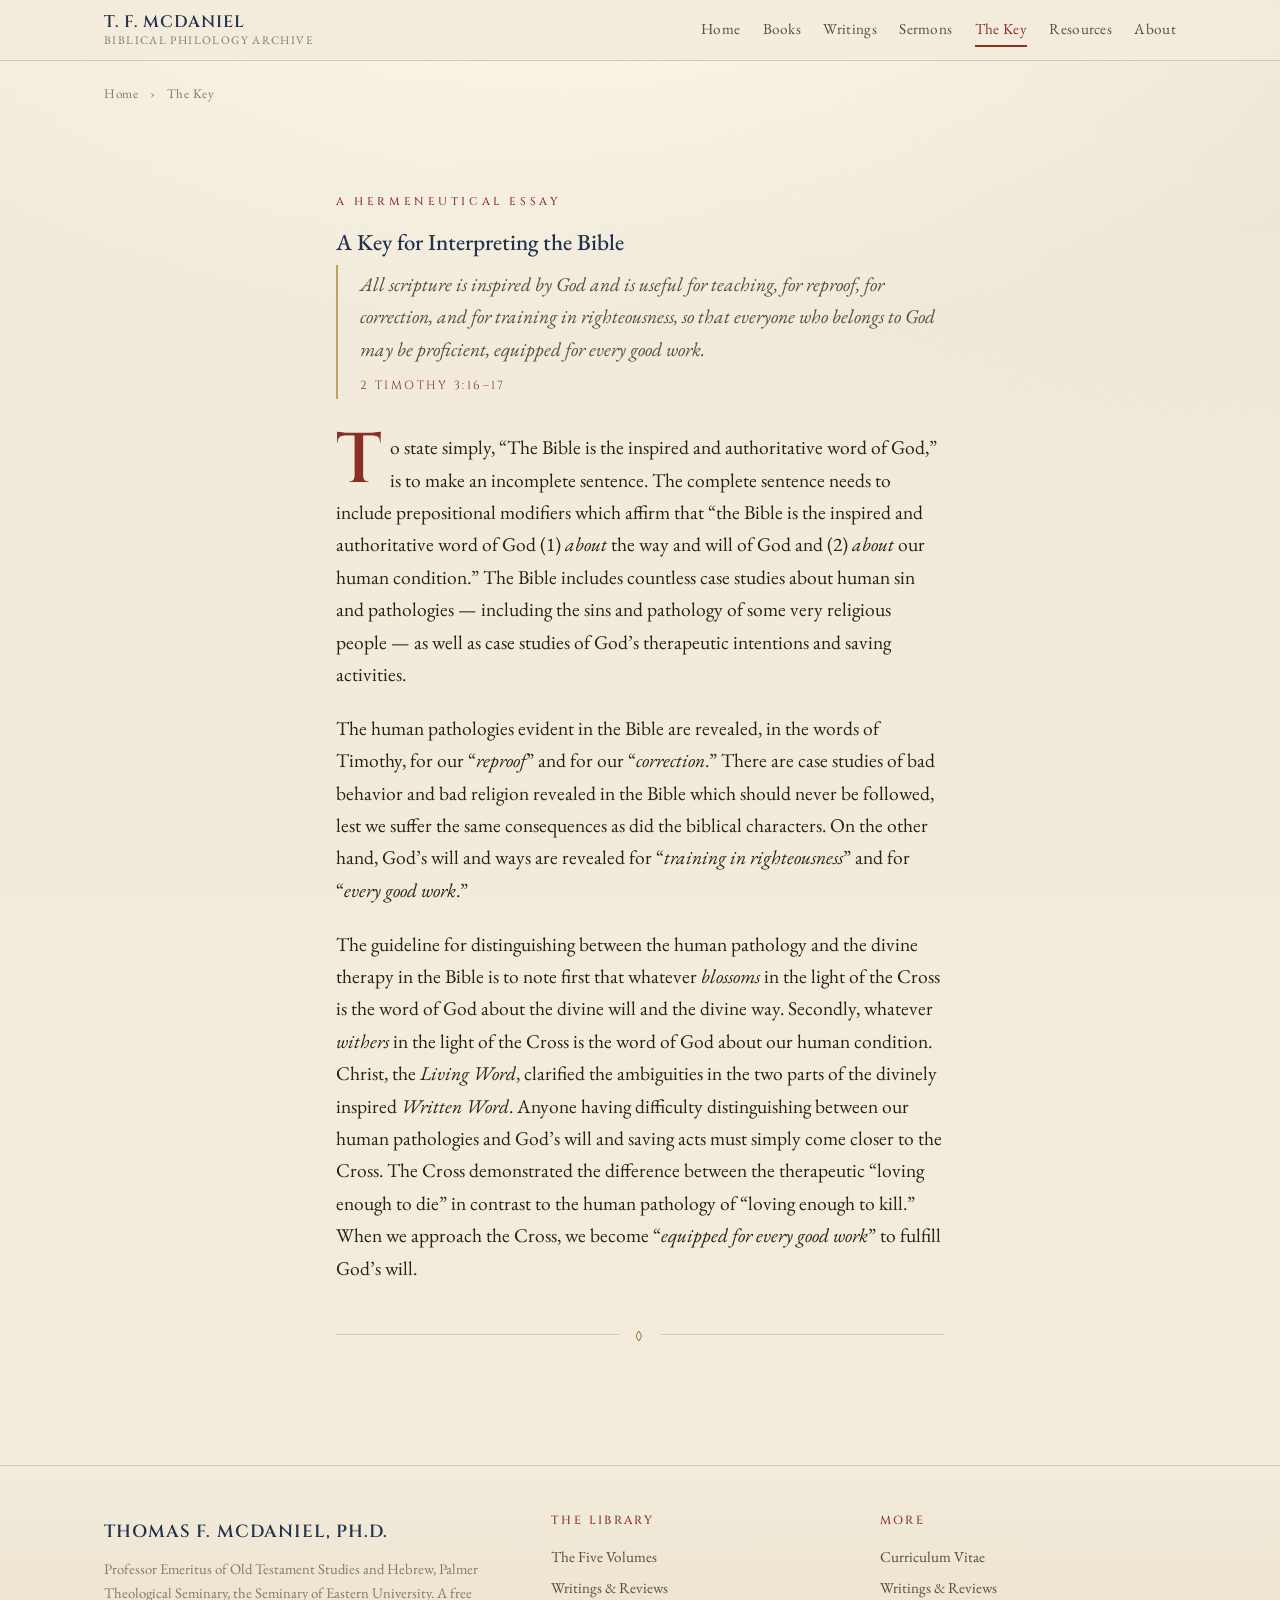
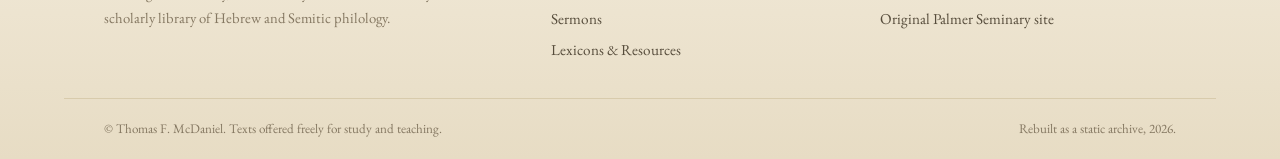
<file: key/index.html>
<!DOCTYPE html>
<html lang="en">
<head>
  <meta charset="utf-8">
  <meta name="viewport" content="width=device-width, initial-scale=1">
  <title>A Key for Interpreting the Bible — Thomas F. McDaniel</title>
  <meta name="description" content="A short hermeneutical essay by Thomas F. McDaniel: distinguishing the word of God about the divine will from the word of God about the human condition, in the light of the Cross.">
  <meta name="author" content="Thomas F. McDaniel, Ph.D.">
  <link rel="canonical" href="https://werth-code.github.io/tmcdaniel/key/">
  <meta name="theme-color" content="#f3ecdc">
  <meta property="og:type" content="article">
  <meta property="og:site_name" content="The Thomas F. McDaniel Archive">
  <meta property="og:title" content="A Key for Interpreting the Bible — Thomas F. McDaniel">
  <meta property="og:description" content="A short hermeneutical essay by Thomas F. McDaniel: distinguishing the word of God about the divine will from the word of God about the human condition, in the light of the Cross.">
  <meta property="og:url" content="https://werth-code.github.io/tmcdaniel/key/">
  <meta property="og:image" content="https://werth-code.github.io/tmcdaniel/assets/img/mcdaniel-1990.jpg">
  <meta name="twitter:card" content="summary_large_image">
  <meta name="twitter:title" content="A Key for Interpreting the Bible — Thomas F. McDaniel">
  <meta name="twitter:description" content="A short hermeneutical essay by Thomas F. McDaniel: distinguishing the word of God about the divine will from the word of God about the human condition, in the light of the Cross.">
  <meta name="twitter:image" content="https://werth-code.github.io/tmcdaniel/assets/img/mcdaniel-1990.jpg">
  <link rel="preconnect" href="https://fonts.googleapis.com">
  <link rel="preconnect" href="https://fonts.gstatic.com" crossorigin>
  <link rel="stylesheet" href="../assets/css/site.css?v=5">
  <script type="application/ld+json">[{"@context":"https://schema.org","@type":"Article","headline":"A Key for Interpreting the Bible","author":{"@type":"Person","name":"Thomas F. McDaniel","honorificSuffix":"Ph.D.","jobTitle":"Professor Emeritus of Old Testament Studies and Hebrew","birthDate":"1931-03-01","birthPlace":"Baltimore, Maryland","alumniOf":["University of Richmond","University of Pennsylvania","Johns Hopkins University","Eastern Baptist Theological Seminary"],"worksFor":{"@type":"CollegeOrUniversity","name":"Palmer Theological Seminary, the Seminary of Eastern University"},"knowsAbout":["Hebrew Bible","Old Testament philology","Semitic languages","Aramaic","Syriac","Arabic","Biblical interpretation"],"url":"https://werth-code.github.io/tmcdaniel/about/"},"inLanguage":"en","isAccessibleForFree":true,"url":"https://werth-code.github.io/tmcdaniel/key/","about":"Biblical hermeneutics"},{"@context":"https://schema.org","@type":"BreadcrumbList","itemListElement":[{"@type":"ListItem","position":1,"name":"Home","item":"https://werth-code.github.io/tmcdaniel/"},{"@type":"ListItem","position":2,"name":"The Key","item":"https://werth-code.github.io/tmcdaniel/key/"}]}]</script>
</head>
<body>
  <header class="masthead">
    <div class="wrap masthead__inner">
      <a class="brand" href="../">
        <span class="brand__name">T. F. McDaniel</span>
        <span class="brand__sub">Biblical Philology Archive</span>
      </a>
      <button class="nav__toggle" aria-expanded="false" aria-controls="nav" onclick="var n=document.getElementById('nav');var o=n.classList.toggle('open');this.setAttribute('aria-expanded',o)">Menu</button>
      <nav class="nav" id="nav" aria-label="Primary">
        <a href="../">Home</a>
        <a href="../books/">Books</a>
        <a href="../writings/">Writings</a>
        <a href="../sermons/">Sermons</a>
        <a href="../key/" aria-current="page">The Key</a>
        <a href="../resources/">Resources</a>
        <a href="../about/">About</a>
      </nav>
    </div>
  </header>
  <main id="main">
<nav class="wrap crumbs" aria-label="Breadcrumb"><a href="../">Home</a> <span aria-hidden="true">&rsaquo;</span> The Key</nav>
  <section class="wrap">
    <article class="prose narrow" style="margin:0 auto">
      <p class="eyebrow">A Hermeneutical Essay</p>
      <h1>A Key for Interpreting the Bible</h1>
      <blockquote class="epigraph">All scripture is inspired by God and is useful for teaching, for reproof, for correction, and for training in righteousness, so that everyone who belongs to God may be proficient, equipped for every good work.<cite>2 Timothy 3:16–17</cite></blockquote>
        <p class="dropcap">To state simply, “The Bible is the inspired and authoritative word of God,” is to make an incomplete sentence. The complete sentence needs to include prepositional modifiers which affirm that “the Bible is the inspired and authoritative word of God (1) <em>about</em> the way and will of God and (2) <em>about</em> our human condition.” The Bible includes countless case studies about human sin and pathologies — including the sins and pathology of some very religious people — as well as case studies of God’s therapeutic intentions and saving activities.</p>
        <p>The human pathologies evident in the Bible are revealed, in the words of Timothy, for our “<em>reproof</em>” and for our “<em>correction</em>.” There are case studies of bad behavior and bad religion revealed in the Bible which should never be followed, lest we suffer the same consequences as did the biblical characters. On the other hand, God’s will and ways are revealed for “<em>training in righteousness</em>” and for “<em>every good work</em>.”</p>
        <p>The guideline for distinguishing between the human pathology and the divine therapy in the Bible is to note first that whatever <em>blossoms</em> in the light of the Cross is the word of God about the divine will and the divine way. Secondly, whatever <em>withers</em> in the light of the Cross is the word of God about our human condition. Christ, the <em>Living Word</em>, clarified the ambiguities in the two parts of the divinely inspired <em>Written Word</em>. Anyone having difficulty distinguishing between our human pathologies and God’s will and saving acts must simply come closer to the Cross. The Cross demonstrated the difference between the therapeutic “loving enough to die” in contrast to the human pathology of “loving enough to kill.” When we approach the Cross, we become “<em>equipped for every good work</em>” to fulfill God’s will.</p>
      <div class="ornament" style="margin-top:2.5rem"><span>&loz;</span></div>
    </article>
  </section>
  </main>
  <footer class="foot">
    <div class="wrap foot__inner">
      <div class="foot__brand">
        <span class="brand__name">Thomas F. McDaniel, Ph.D.</span>
        <p class="muted" style="margin:.6rem 0 0;font-size:.92rem">Professor Emeritus of Old Testament Studies and Hebrew, Palmer Theological Seminary, the Seminary of Eastern University. A free scholarly library of Hebrew and Semitic philology.</p>
      </div>
      <div>
        <h4>The Library</h4>
        <a href="../books/">The Five Volumes</a>
        <a href="../writings/">Writings &amp; Reviews</a>
        <a href="../sermons/">Sermons</a>
        <a href="../resources/">Lexicons &amp; Resources</a>
      </div>
      <div>
        <h4>More</h4>
        <a href="../about/">Curriculum Vitae</a>
        <a href="../writings/">Writings &amp; Reviews</a>
        <a href="https://tmcdaniel.palmerseminary.edu" rel="nofollow">Original Palmer Seminary site</a>
      </div>
    </div>
    <div class="wrap foot__legal">
      <span>&copy; Thomas F. McDaniel. Texts offered freely for study and teaching.</span>
      <span>Rebuilt as a static archive, 2026.</span>
    </div>
  </footer>
</body>
</html>
</file>
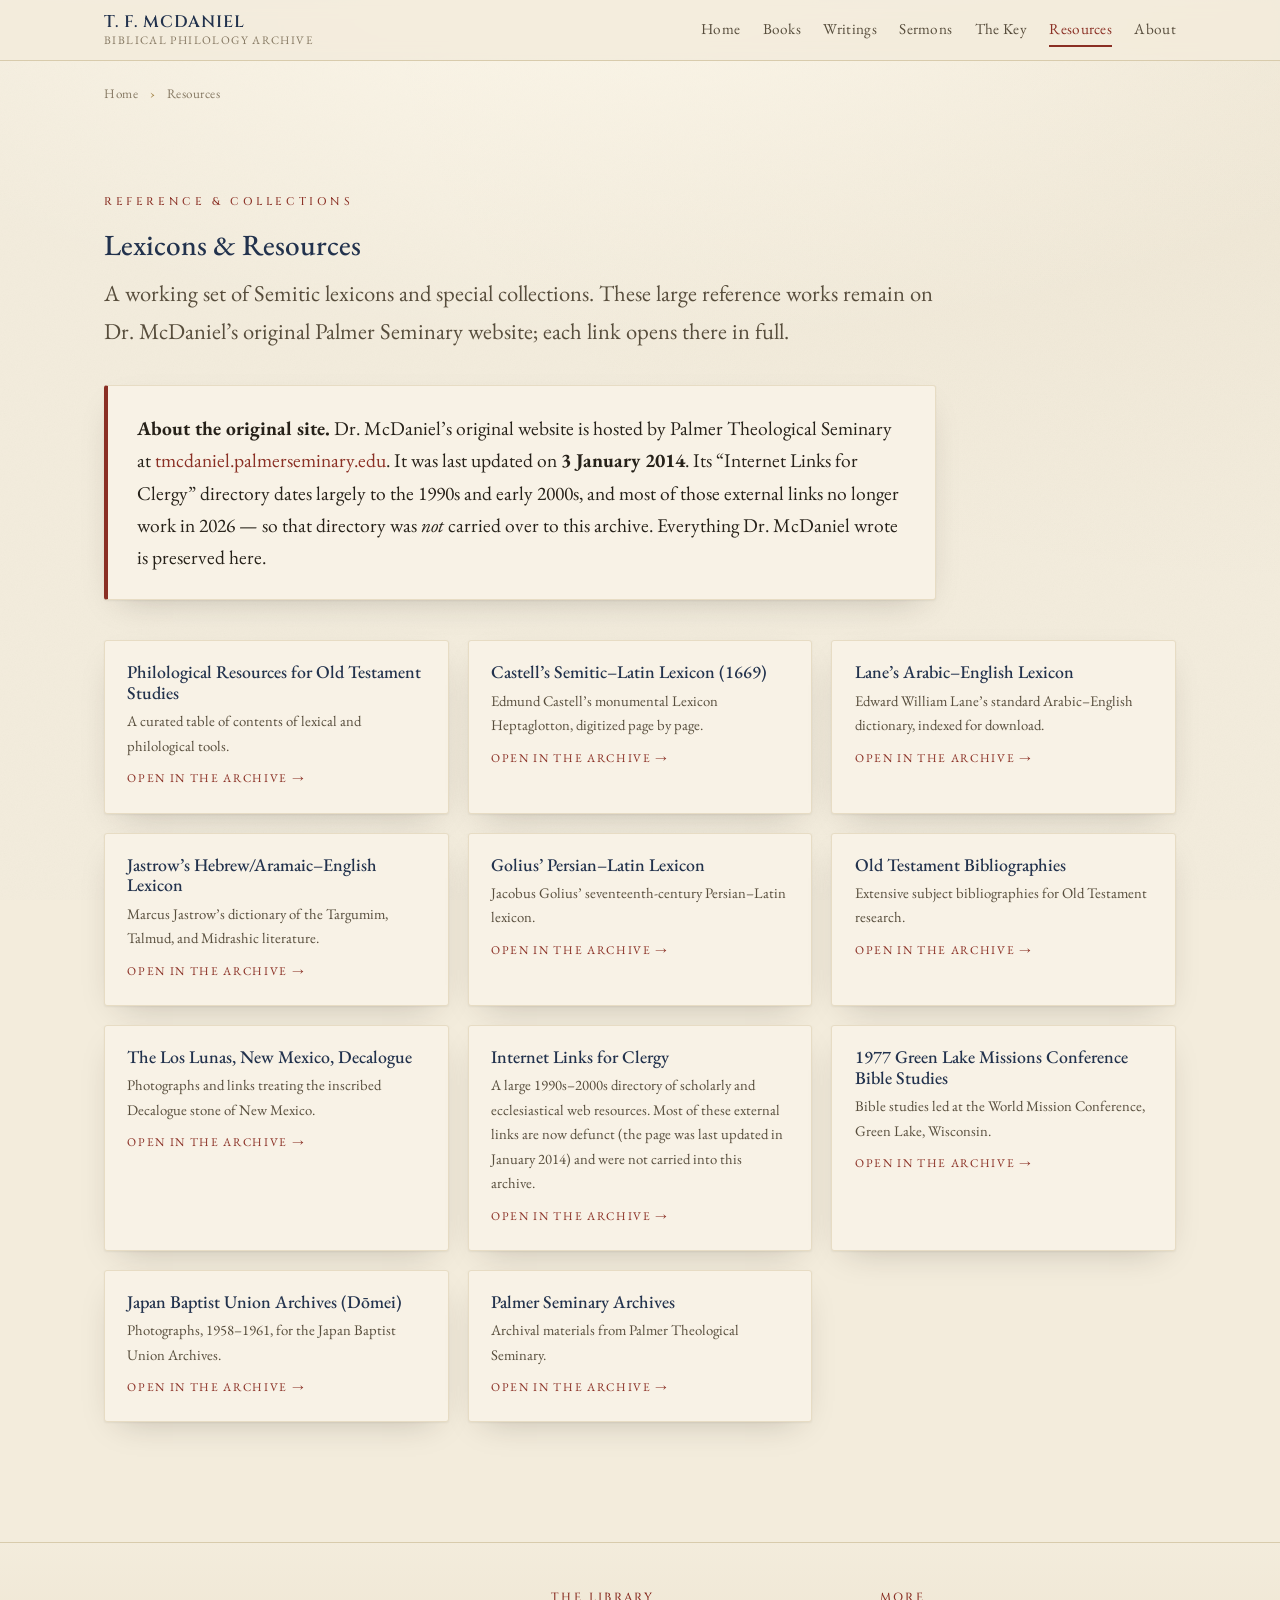
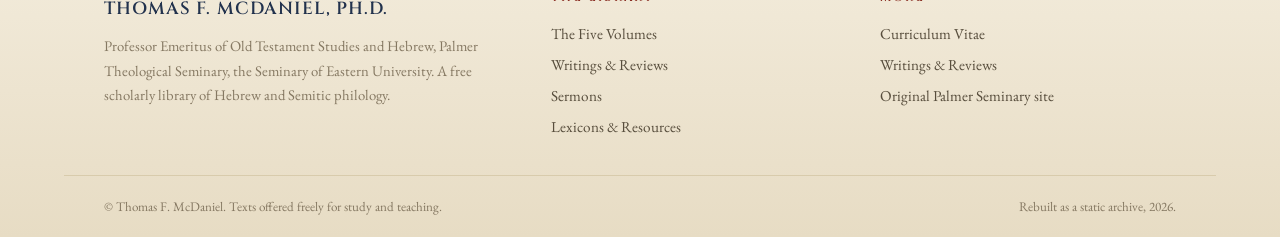
<file: resources/index.html>
<!DOCTYPE html>
<html lang="en">
<head>
  <meta charset="utf-8">
  <meta name="viewport" content="width=device-width, initial-scale=1">
  <title>Lexicons &amp; Resources — Thomas F. McDaniel Archive</title>
  <meta name="description" content="Semitic lexicons and special collections curated by Thomas F. McDaniel: Castell’s 1669 Semitic–Latin Lexicon, Lane’s Arabic–English Lexicon, Jastrow, Golius, OT bibliographies, and a clergy reference directory.">
  <meta name="author" content="Thomas F. McDaniel, Ph.D.">
  <link rel="canonical" href="https://werth-code.github.io/tmcdaniel/resources/">
  <meta name="theme-color" content="#f3ecdc">
  <meta property="og:type" content="website">
  <meta property="og:site_name" content="The Thomas F. McDaniel Archive">
  <meta property="og:title" content="Lexicons &amp; Resources — Thomas F. McDaniel Archive">
  <meta property="og:description" content="Semitic lexicons and special collections curated by Thomas F. McDaniel: Castell’s 1669 Semitic–Latin Lexicon, Lane’s Arabic–English Lexicon, Jastrow, Golius, OT bibliographies, and a clergy reference directory.">
  <meta property="og:url" content="https://werth-code.github.io/tmcdaniel/resources/">
  <meta property="og:image" content="https://werth-code.github.io/tmcdaniel/assets/img/mcdaniel-1990.jpg">
  <meta name="twitter:card" content="summary_large_image">
  <meta name="twitter:title" content="Lexicons &amp; Resources — Thomas F. McDaniel Archive">
  <meta name="twitter:description" content="Semitic lexicons and special collections curated by Thomas F. McDaniel: Castell’s 1669 Semitic–Latin Lexicon, Lane’s Arabic–English Lexicon, Jastrow, Golius, OT bibliographies, and a clergy reference directory.">
  <meta name="twitter:image" content="https://werth-code.github.io/tmcdaniel/assets/img/mcdaniel-1990.jpg">
  <link rel="preconnect" href="https://fonts.googleapis.com">
  <link rel="preconnect" href="https://fonts.gstatic.com" crossorigin>
  <link rel="stylesheet" href="../assets/css/site.css?v=5">
  <script type="application/ld+json">{"@context":"https://schema.org","@type":"BreadcrumbList","itemListElement":[{"@type":"ListItem","position":1,"name":"Home","item":"https://werth-code.github.io/tmcdaniel/"},{"@type":"ListItem","position":2,"name":"Resources","item":"https://werth-code.github.io/tmcdaniel/resources/"}]}</script>
</head>
<body>
  <header class="masthead">
    <div class="wrap masthead__inner">
      <a class="brand" href="../">
        <span class="brand__name">T. F. McDaniel</span>
        <span class="brand__sub">Biblical Philology Archive</span>
      </a>
      <button class="nav__toggle" aria-expanded="false" aria-controls="nav" onclick="var n=document.getElementById('nav');var o=n.classList.toggle('open');this.setAttribute('aria-expanded',o)">Menu</button>
      <nav class="nav" id="nav" aria-label="Primary">
        <a href="../">Home</a>
        <a href="../books/">Books</a>
        <a href="../writings/">Writings</a>
        <a href="../sermons/">Sermons</a>
        <a href="../key/">The Key</a>
        <a href="../resources/" aria-current="page">Resources</a>
        <a href="../about/">About</a>
      </nav>
    </div>
  </header>
  <main id="main">
<nav class="wrap crumbs" aria-label="Breadcrumb"><a href="../">Home</a> <span aria-hidden="true">&rsaquo;</span> Resources</nav>
  <section class="wrap">
    <div class="section-head">
      <p class="eyebrow">Reference &amp; Collections</p>
      <h1>Lexicons &amp; Resources</h1>
      <p class="lede narrow">A working set of Semitic lexicons and special collections. These large reference works remain on Dr. McDaniel&rsquo;s original Palmer Seminary website; each link opens there in full.</p>
    </div>
    <div class="callout narrow" style="margin-bottom:2.5rem">
      <p style="margin:0"><strong>About the original site.</strong> Dr. McDaniel&rsquo;s original website is hosted by Palmer Theological Seminary at <a class="ilink" href="https://tmcdaniel.palmerseminary.edu" rel="nofollow">tmcdaniel.palmerseminary.edu</a>. It was last updated on <strong>3 January 2014</strong>. Its &ldquo;Internet Links for Clergy&rdquo; directory dates largely to the 1990s and early 2000s, and most of those external links no longer work in 2026 &mdash; so that directory was <em>not</em> carried over to this archive. Everything Dr. McDaniel wrote is preserved here.</p>
    </div>
    <div class="cards">
      <a class="rcard" href="https://tmcdaniel.palmerseminary.edu/philological%20resources%20toc.htm" rel="nofollow">
        <h3>Philological Resources for Old Testament Studies</h3>
        <p>A curated table of contents of lexical and philological tools.</p>
        <span class="rcard__cue">Open in the archive &rarr;</span>
      </a>
      <a class="rcard" href="https://tmcdaniel.palmerseminary.edu/Castells%20Semitic%20Latin%20Lexicon.htm" rel="nofollow">
        <h3>Castell’s Semitic–Latin Lexicon (1669)</h3>
        <p>Edmund Castell’s monumental Lexicon Heptaglotton, digitized page by page.</p>
        <span class="rcard__cue">Open in the archive &rarr;</span>
      </a>
      <a class="rcard" href="https://tmcdaniel.palmerseminary.edu/LaneIndex.htm" rel="nofollow">
        <h3>Lane’s Arabic–English Lexicon</h3>
        <p>Edward William Lane’s standard Arabic–English dictionary, indexed for download.</p>
        <span class="rcard__cue">Open in the archive &rarr;</span>
      </a>
      <a class="rcard" href="https://tmcdaniel.palmerseminary.edu/Jastrow_1&2.htm" rel="nofollow">
        <h3>Jastrow’s Hebrew/Aramaic–English Lexicon</h3>
        <p>Marcus Jastrow’s dictionary of the Targumim, Talmud, and Midrashic literature.</p>
        <span class="rcard__cue">Open in the archive &rarr;</span>
      </a>
      <a class="rcard" href="https://tmcdaniel.palmerseminary.edu/Persian.html" rel="nofollow">
        <h3>Golius’ Persian–Latin Lexicon</h3>
        <p>Jacobus Golius’ seventeenth-century Persian–Latin lexicon.</p>
        <span class="rcard__cue">Open in the archive &rarr;</span>
      </a>
      <a class="rcard" href="https://tmcdaniel.palmerseminary.edu/OTBibliographies.html" rel="nofollow">
        <h3>Old Testament Bibliographies</h3>
        <p>Extensive subject bibliographies for Old Testament research.</p>
        <span class="rcard__cue">Open in the archive &rarr;</span>
      </a>
      <a class="rcard" href="https://tmcdaniel.palmerseminary.edu/loslunas%20toc.htm" rel="nofollow">
        <h3>The Los Lunas, New Mexico, Decalogue</h3>
        <p>Photographs and links treating the inscribed Decalogue stone of New Mexico.</p>
        <span class="rcard__cue">Open in the archive &rarr;</span>
      </a>
      <a class="rcard" href="https://tmcdaniel.palmerseminary.edu/clergy-links.html" rel="nofollow">
        <h3>Internet Links for Clergy</h3>
        <p>A large 1990s&ndash;2000s directory of scholarly and ecclesiastical web resources. Most of these external links are now defunct (the page was last updated in January 2014) and were not carried into this archive.</p>
        <span class="rcard__cue">Open in the archive &rarr;</span>
      </a>
      <a class="rcard" href="https://tmcdaniel.palmerseminary.edu/1977_Green_Lake.html" rel="nofollow">
        <h3>1977 Green Lake Missions Conference Bible Studies</h3>
        <p>Bible studies led at the World Mission Conference, Green Lake, Wisconsin.</p>
        <span class="rcard__cue">Open in the archive &rarr;</span>
      </a>
      <a class="rcard" href="https://tmcdaniel.palmerseminary.edu/Domei%20Archives.html" rel="nofollow">
        <h3>Japan Baptist Union Archives (Dōmei)</h3>
        <p>Photographs, 1958–1961, for the Japan Baptist Union Archives.</p>
        <span class="rcard__cue">Open in the archive &rarr;</span>
      </a>
      <a class="rcard" href="https://tmcdaniel.palmerseminary.edu/archives/index.htm" rel="nofollow">
        <h3>Palmer Seminary Archives</h3>
        <p>Archival materials from Palmer Theological Seminary.</p>
        <span class="rcard__cue">Open in the archive &rarr;</span>
      </a>
    </div>
  </section>
  </main>
  <footer class="foot">
    <div class="wrap foot__inner">
      <div class="foot__brand">
        <span class="brand__name">Thomas F. McDaniel, Ph.D.</span>
        <p class="muted" style="margin:.6rem 0 0;font-size:.92rem">Professor Emeritus of Old Testament Studies and Hebrew, Palmer Theological Seminary, the Seminary of Eastern University. A free scholarly library of Hebrew and Semitic philology.</p>
      </div>
      <div>
        <h4>The Library</h4>
        <a href="../books/">The Five Volumes</a>
        <a href="../writings/">Writings &amp; Reviews</a>
        <a href="../sermons/">Sermons</a>
        <a href="../resources/">Lexicons &amp; Resources</a>
      </div>
      <div>
        <h4>More</h4>
        <a href="../about/">Curriculum Vitae</a>
        <a href="../writings/">Writings &amp; Reviews</a>
        <a href="https://tmcdaniel.palmerseminary.edu" rel="nofollow">Original Palmer Seminary site</a>
      </div>
    </div>
    <div class="wrap foot__legal">
      <span>&copy; Thomas F. McDaniel. Texts offered freely for study and teaching.</span>
      <span>Rebuilt as a static archive, 2026.</span>
    </div>
  </footer>
</body>
</html>
</file>
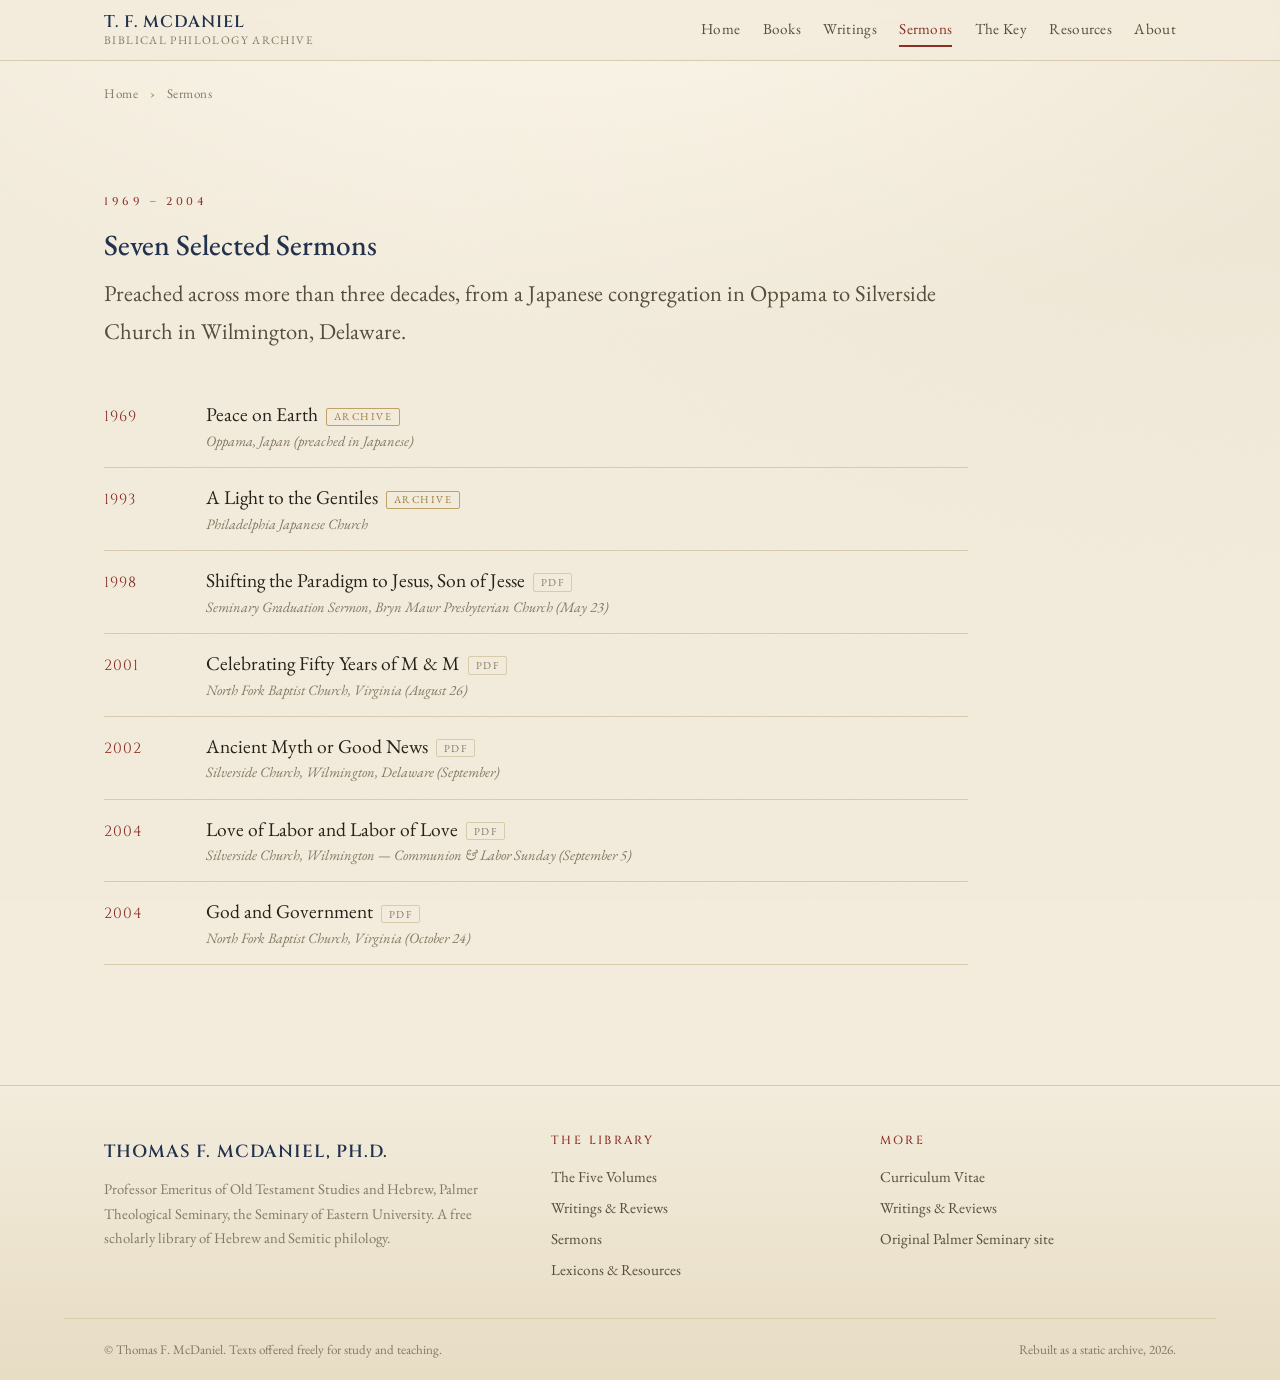
<file: sermons/index.html>
<!DOCTYPE html>
<html lang="en">
<head>
  <meta charset="utf-8">
  <meta name="viewport" content="width=device-width, initial-scale=1">
  <title>Seven Selected Sermons (1969–2004) — Thomas F. McDaniel</title>
  <meta name="description" content="Seven sermons by Thomas F. McDaniel preached between 1969 and 2004, including the 1998 seminary graduation sermon “Shifting the Paradigm to Jesus, Son of Jesse.”">
  <meta name="author" content="Thomas F. McDaniel, Ph.D.">
  <link rel="canonical" href="https://werth-code.github.io/tmcdaniel/sermons/">
  <meta name="theme-color" content="#f3ecdc">
  <meta property="og:type" content="website">
  <meta property="og:site_name" content="The Thomas F. McDaniel Archive">
  <meta property="og:title" content="Seven Selected Sermons (1969–2004) — Thomas F. McDaniel">
  <meta property="og:description" content="Seven sermons by Thomas F. McDaniel preached between 1969 and 2004, including the 1998 seminary graduation sermon “Shifting the Paradigm to Jesus, Son of Jesse.”">
  <meta property="og:url" content="https://werth-code.github.io/tmcdaniel/sermons/">
  <meta property="og:image" content="https://werth-code.github.io/tmcdaniel/assets/img/mcdaniel-1990.jpg">
  <meta name="twitter:card" content="summary_large_image">
  <meta name="twitter:title" content="Seven Selected Sermons (1969–2004) — Thomas F. McDaniel">
  <meta name="twitter:description" content="Seven sermons by Thomas F. McDaniel preached between 1969 and 2004, including the 1998 seminary graduation sermon “Shifting the Paradigm to Jesus, Son of Jesse.”">
  <meta name="twitter:image" content="https://werth-code.github.io/tmcdaniel/assets/img/mcdaniel-1990.jpg">
  <link rel="preconnect" href="https://fonts.googleapis.com">
  <link rel="preconnect" href="https://fonts.gstatic.com" crossorigin>
  <link rel="stylesheet" href="../assets/css/site.css?v=5">
  <script type="application/ld+json">{"@context":"https://schema.org","@type":"BreadcrumbList","itemListElement":[{"@type":"ListItem","position":1,"name":"Home","item":"https://werth-code.github.io/tmcdaniel/"},{"@type":"ListItem","position":2,"name":"Sermons","item":"https://werth-code.github.io/tmcdaniel/sermons/"}]}</script>
</head>
<body>
  <header class="masthead">
    <div class="wrap masthead__inner">
      <a class="brand" href="../">
        <span class="brand__name">T. F. McDaniel</span>
        <span class="brand__sub">Biblical Philology Archive</span>
      </a>
      <button class="nav__toggle" aria-expanded="false" aria-controls="nav" onclick="var n=document.getElementById('nav');var o=n.classList.toggle('open');this.setAttribute('aria-expanded',o)">Menu</button>
      <nav class="nav" id="nav" aria-label="Primary">
        <a href="../">Home</a>
        <a href="../books/">Books</a>
        <a href="../writings/">Writings</a>
        <a href="../sermons/" aria-current="page">Sermons</a>
        <a href="../key/">The Key</a>
        <a href="../resources/">Resources</a>
        <a href="../about/">About</a>
      </nav>
    </div>
  </header>
  <main id="main">
<nav class="wrap crumbs" aria-label="Breadcrumb"><a href="../">Home</a> <span aria-hidden="true">&rsaquo;</span> Sermons</nav>
  <section class="wrap">
    <div class="section-head">
      <p class="eyebrow">1969 &ndash; 2004</p>
      <h1>Seven Selected Sermons</h1>
      <p class="lede narrow">Preached across more than three decades, from a Japanese congregation in Oppama to Silverside Church in Wilmington, Delaware.</p>
    </div>
    <ol class="entries">
      <li class="entry">
        <span class="entry__year">1969</span>
        <span class="entry__title"><a href="https://tmcdaniel.palmerseminary.edu/sekkyo-oppama.html" rel="nofollow">Peace on Earth</a><span class="tag tag--ext">Archive</span>
          <span class="entry__where">Oppama, Japan (preached in Japanese)</span></span>
      </li>
      <li class="entry">
        <span class="entry__year">1993</span>
        <span class="entry__title"><a href="https://tmcdaniel.palmerseminary.edu/kyokaisermon.html" rel="nofollow">A Light to the Gentiles</a><span class="tag tag--ext">Archive</span>
          <span class="entry__where">Philadelphia Japanese Church</span></span>
      </li>
      <li class="entry">
        <span class="entry__year">1998</span>
        <span class="entry__title"><a href="../pdf/1998GraduationSermon.pdf">Shifting the Paradigm to Jesus, Son of Jesse</a><span class="tag">PDF</span>
          <span class="entry__where">Seminary Graduation Sermon, Bryn Mawr Presbyterian Church (May 23)</span></span>
      </li>
      <li class="entry">
        <span class="entry__year">2001</span>
        <span class="entry__title"><a href="../pdf/50_Anniv_Sermon.pdf">Celebrating Fifty Years of M & M</a><span class="tag">PDF</span>
          <span class="entry__where">North Fork Baptist Church, Virginia (August 26)</span></span>
      </li>
      <li class="entry">
        <span class="entry__year">2002</span>
        <span class="entry__title"><a href="../pdf/sermon-myths-gospel.pdf">Ancient Myth or Good News</a><span class="tag">PDF</span>
          <span class="entry__where">Silverside Church, Wilmington, Delaware (September)</span></span>
      </li>
      <li class="entry">
        <span class="entry__year">2004</span>
        <span class="entry__title"><a href="../pdf/Silverside%20Sept%202004.pdf">Love of Labor and Labor of Love</a><span class="tag">PDF</span>
          <span class="entry__where">Silverside Church, Wilmington — Communion & Labor Sunday (September 5)</span></span>
      </li>
      <li class="entry">
        <span class="entry__year">2004</span>
        <span class="entry__title"><a href="../pdf/Romans_13_Sermon.pdf">God and Government</a><span class="tag">PDF</span>
          <span class="entry__where">North Fork Baptist Church, Virginia (October 24)</span></span>
      </li>
    </ol>
  </section>
  </main>
  <footer class="foot">
    <div class="wrap foot__inner">
      <div class="foot__brand">
        <span class="brand__name">Thomas F. McDaniel, Ph.D.</span>
        <p class="muted" style="margin:.6rem 0 0;font-size:.92rem">Professor Emeritus of Old Testament Studies and Hebrew, Palmer Theological Seminary, the Seminary of Eastern University. A free scholarly library of Hebrew and Semitic philology.</p>
      </div>
      <div>
        <h4>The Library</h4>
        <a href="../books/">The Five Volumes</a>
        <a href="../writings/">Writings &amp; Reviews</a>
        <a href="../sermons/">Sermons</a>
        <a href="../resources/">Lexicons &amp; Resources</a>
      </div>
      <div>
        <h4>More</h4>
        <a href="../about/">Curriculum Vitae</a>
        <a href="../writings/">Writings &amp; Reviews</a>
        <a href="https://tmcdaniel.palmerseminary.edu" rel="nofollow">Original Palmer Seminary site</a>
      </div>
    </div>
    <div class="wrap foot__legal">
      <span>&copy; Thomas F. McDaniel. Texts offered freely for study and teaching.</span>
      <span>Rebuilt as a static archive, 2026.</span>
    </div>
  </footer>
</body>
</html>
</file>
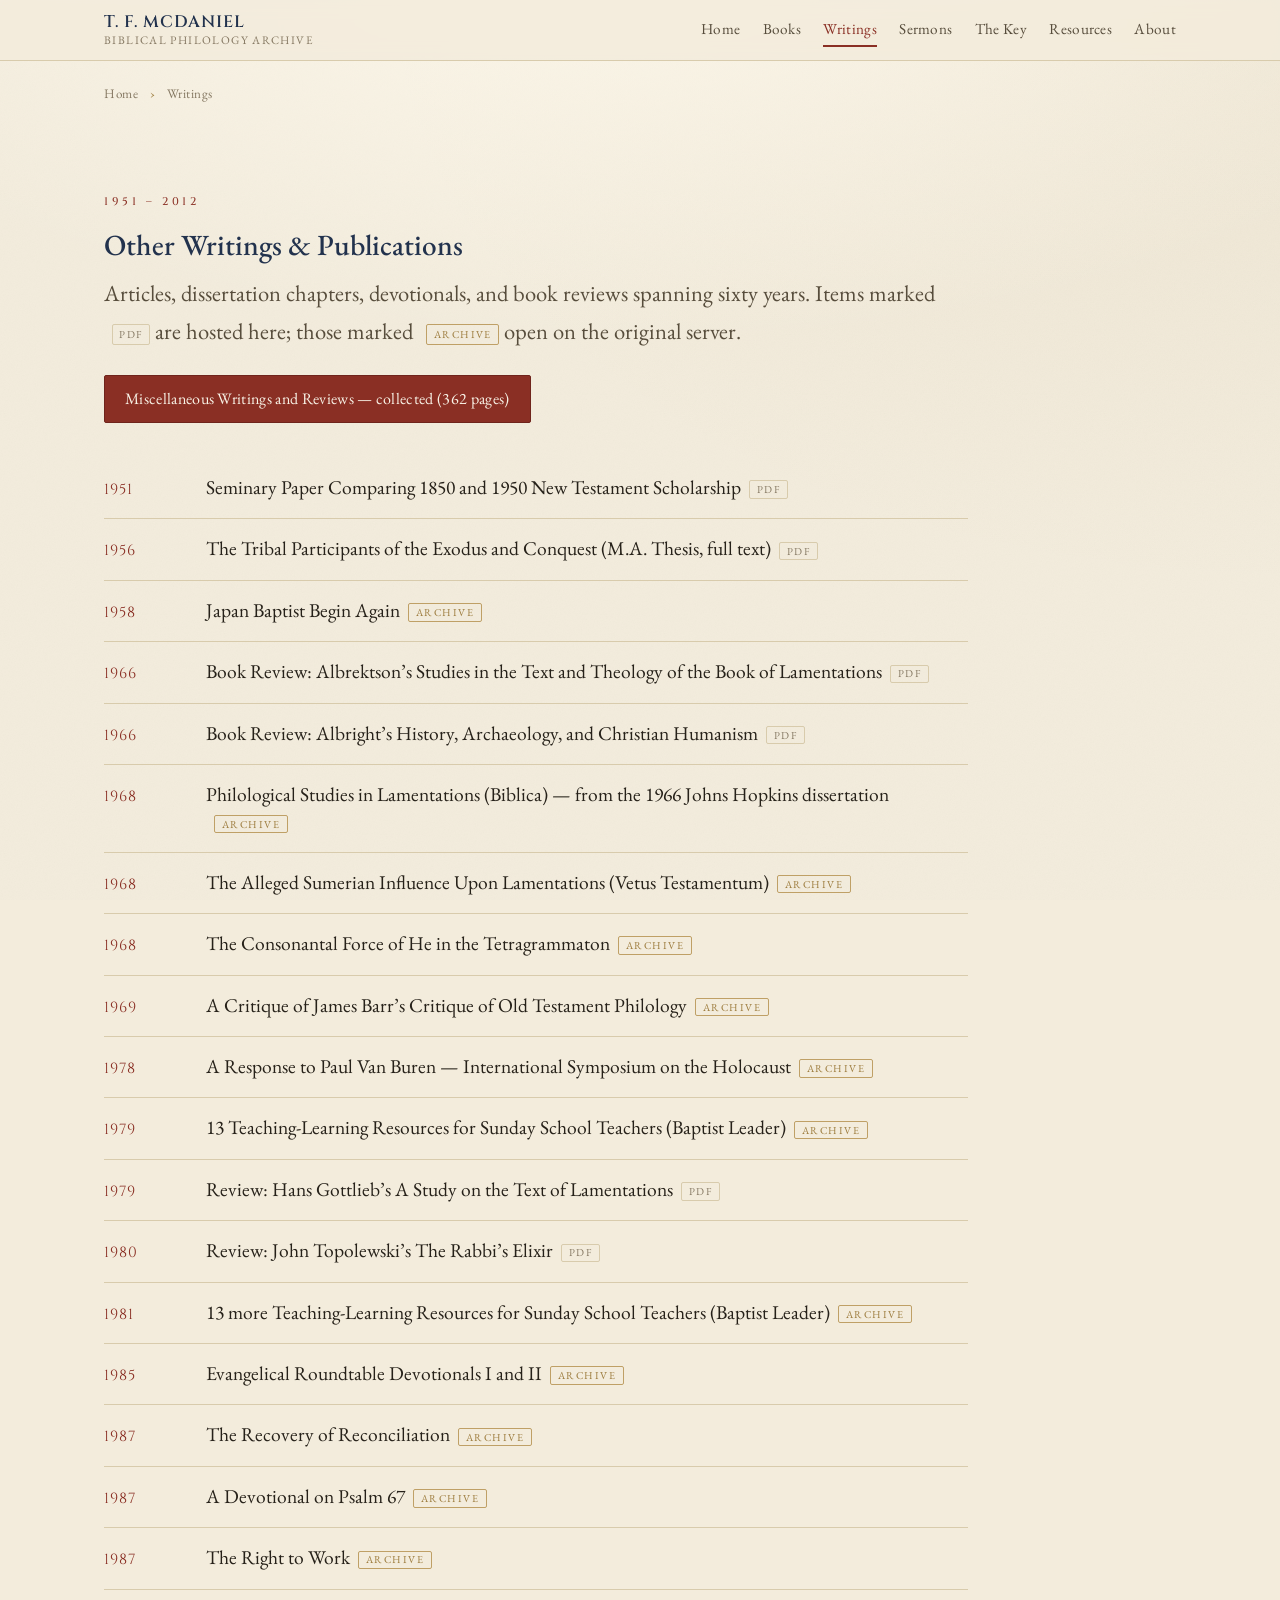
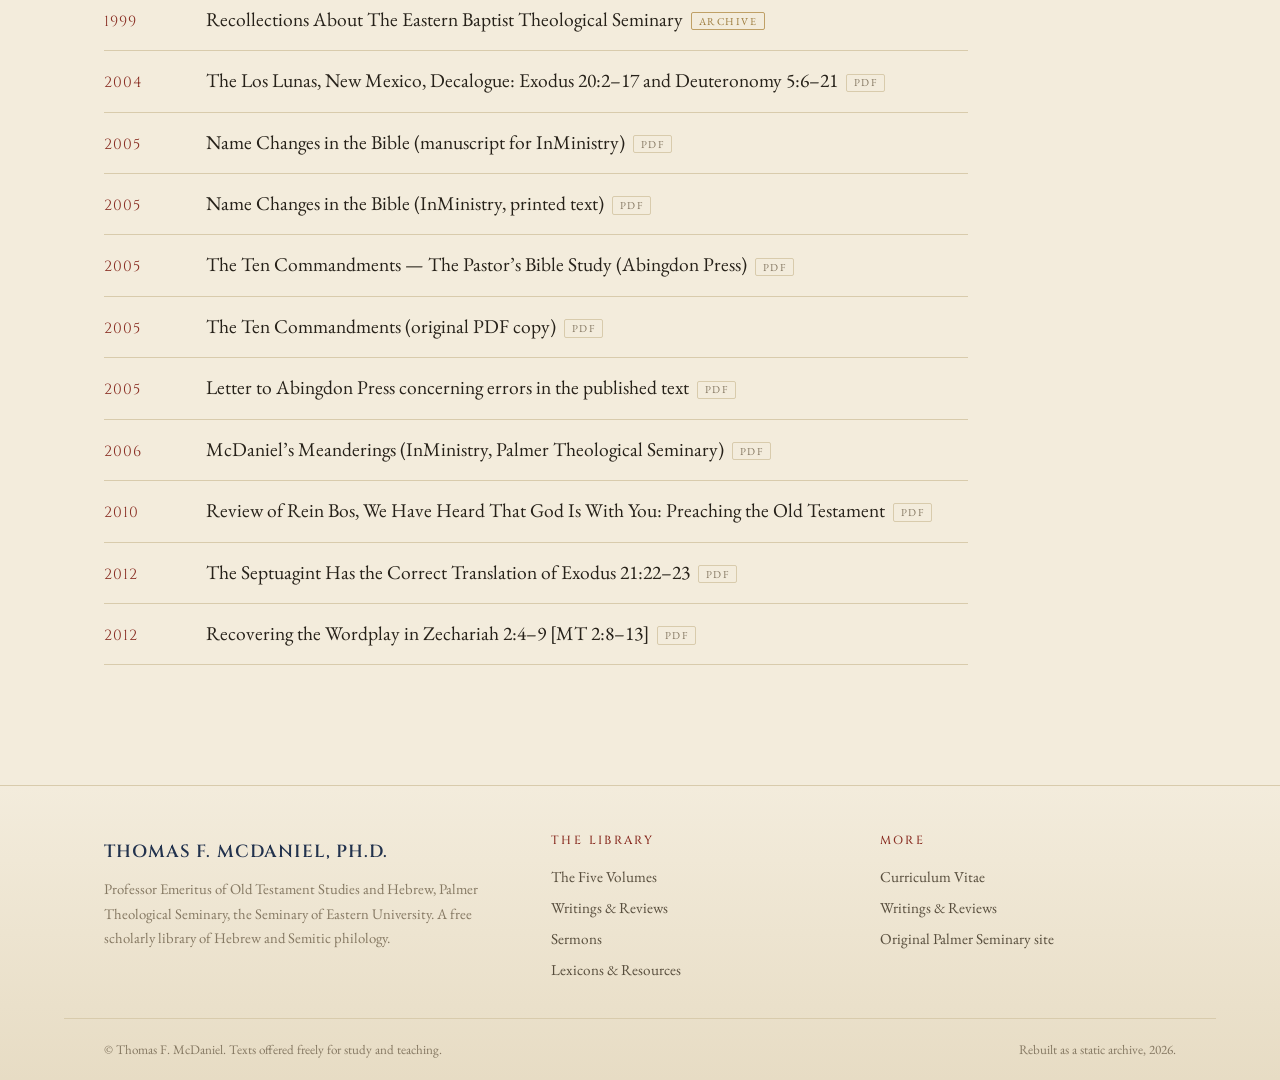
<file: writings/index.html>
<!DOCTYPE html>
<html lang="en">
<head>
  <meta charset="utf-8">
  <meta name="viewport" content="width=device-width, initial-scale=1">
  <title>Writings &amp; Reviews (1951–2012) — Thomas F. McDaniel</title>
  <meta name="description" content="Articles, dissertation chapters, devotionals, and book reviews by Thomas F. McDaniel, 1951–2012, on Lamentations, Hebrew philology, and biblical interpretation.">
  <meta name="author" content="Thomas F. McDaniel, Ph.D.">
  <link rel="canonical" href="https://werth-code.github.io/tmcdaniel/writings/">
  <meta name="theme-color" content="#f3ecdc">
  <meta property="og:type" content="website">
  <meta property="og:site_name" content="The Thomas F. McDaniel Archive">
  <meta property="og:title" content="Writings &amp; Reviews (1951–2012) — Thomas F. McDaniel">
  <meta property="og:description" content="Articles, dissertation chapters, devotionals, and book reviews by Thomas F. McDaniel, 1951–2012, on Lamentations, Hebrew philology, and biblical interpretation.">
  <meta property="og:url" content="https://werth-code.github.io/tmcdaniel/writings/">
  <meta property="og:image" content="https://werth-code.github.io/tmcdaniel/assets/img/mcdaniel-1990.jpg">
  <meta name="twitter:card" content="summary_large_image">
  <meta name="twitter:title" content="Writings &amp; Reviews (1951–2012) — Thomas F. McDaniel">
  <meta name="twitter:description" content="Articles, dissertation chapters, devotionals, and book reviews by Thomas F. McDaniel, 1951–2012, on Lamentations, Hebrew philology, and biblical interpretation.">
  <meta name="twitter:image" content="https://werth-code.github.io/tmcdaniel/assets/img/mcdaniel-1990.jpg">
  <link rel="preconnect" href="https://fonts.googleapis.com">
  <link rel="preconnect" href="https://fonts.gstatic.com" crossorigin>
  <link rel="stylesheet" href="../assets/css/site.css?v=5">
  <script type="application/ld+json">{"@context":"https://schema.org","@type":"BreadcrumbList","itemListElement":[{"@type":"ListItem","position":1,"name":"Home","item":"https://werth-code.github.io/tmcdaniel/"},{"@type":"ListItem","position":2,"name":"Writings","item":"https://werth-code.github.io/tmcdaniel/writings/"}]}</script>
</head>
<body>
  <header class="masthead">
    <div class="wrap masthead__inner">
      <a class="brand" href="../">
        <span class="brand__name">T. F. McDaniel</span>
        <span class="brand__sub">Biblical Philology Archive</span>
      </a>
      <button class="nav__toggle" aria-expanded="false" aria-controls="nav" onclick="var n=document.getElementById('nav');var o=n.classList.toggle('open');this.setAttribute('aria-expanded',o)">Menu</button>
      <nav class="nav" id="nav" aria-label="Primary">
        <a href="../">Home</a>
        <a href="../books/">Books</a>
        <a href="../writings/" aria-current="page">Writings</a>
        <a href="../sermons/">Sermons</a>
        <a href="../key/">The Key</a>
        <a href="../resources/">Resources</a>
        <a href="../about/">About</a>
      </nav>
    </div>
  </header>
  <main id="main">
<nav class="wrap crumbs" aria-label="Breadcrumb"><a href="../">Home</a> <span aria-hidden="true">&rsaquo;</span> Writings</nav>
  <section class="wrap">
    <div class="section-head">
      <p class="eyebrow">1951 &ndash; 2012</p>
      <h1>Other Writings &amp; Publications</h1>
      <p class="lede narrow">Articles, dissertation chapters, devotionals, and book reviews spanning sixty years. Items marked <span class="tag">PDF</span> are hosted here; those marked <span class="tag tag--ext">Archive</span> open on the original server.</p>
      <div class="btn-row"><a class="btn btn--primary" href="../pdf/Miscellaneous%20Writings%20and%20Reviews.pdf">Miscellaneous Writings and Reviews — collected (362 pages)</a></div>
    </div>
    <ol class="entries">
      <li class="entry">
        <span class="entry__year">1951</span>
        <span class="entry__title"><a href="../pdf/1951_McD_TermPaper.pdf">Seminary Paper Comparing 1850 and 1950 New Testament Scholarship</a><span class="tag">PDF</span></span>
      </li>
      <li class="entry">
        <span class="entry__year">1956</span>
        <span class="entry__title"><a href="../pdf/penn-thesis.pdf">The Tribal Participants of the Exodus and Conquest (M.A. Thesis, full text)</a><span class="tag">PDF</span></span>
      </li>
      <li class="entry">
        <span class="entry__year">1958</span>
        <span class="entry__title"><a href="https://tmcdaniel.palmerseminary.edu/JapanBaptist.html" rel="nofollow">Japan Baptist Begin Again</a><span class="tag tag--ext">Archive</span></span>
      </li>
      <li class="entry">
        <span class="entry__year">1966</span>
        <span class="entry__title"><a href="../pdf/ALBREKTSON_REVIEW.pdf">Book Review: Albrektson’s Studies in the Text and Theology of the Book of Lamentations</a><span class="tag">PDF</span></span>
      </li>
      <li class="entry">
        <span class="entry__year">1966</span>
        <span class="entry__title"><a href="../pdf/Albright_Reviewed.pdf">Book Review: Albright’s History, Archaeology, and Christian Humanism</a><span class="tag">PDF</span></span>
      </li>
      <li class="entry">
        <span class="entry__year">1968</span>
        <span class="entry__title"><a href="https://tmcdaniel.palmerseminary.edu/biblica.html" rel="nofollow">Philological Studies in Lamentations (Biblica) — from the 1966 Johns Hopkins dissertation</a><span class="tag tag--ext">Archive</span></span>
      </li>
      <li class="entry">
        <span class="entry__year">1968</span>
        <span class="entry__title"><a href="https://tmcdaniel.palmerseminary.edu/vt.html" rel="nofollow">The Alleged Sumerian Influence Upon Lamentations (Vetus Testamentum)</a><span class="tag tag--ext">Archive</span></span>
      </li>
      <li class="entry">
        <span class="entry__year">1968</span>
        <span class="entry__title"><a href="https://tmcdaniel.palmerseminary.edu/seishotoshingaku.html" rel="nofollow">The Consonantal Force of He in the Tetragrammaton</a><span class="tag tag--ext">Archive</span></span>
      </li>
      <li class="entry">
        <span class="entry__year">1969</span>
        <span class="entry__title"><a href="https://tmcdaniel.palmerseminary.edu/barrcritique.html" rel="nofollow">A Critique of James Barr’s Critique of Old Testament Philology</a><span class="tag tag--ext">Archive</span></span>
      </li>
      <li class="entry">
        <span class="entry__year">1978</span>
        <span class="entry__title"><a href="https://tmcdaniel.palmerseminary.edu/holocaustsynposium.html" rel="nofollow">A Response to Paul Van Buren — International Symposium on the Holocaust</a><span class="tag tag--ext">Archive</span></span>
      </li>
      <li class="entry">
        <span class="entry__year">1979</span>
        <span class="entry__title"><a href="https://tmcdaniel.palmerseminary.edu/Baptist_Leader_1979.html" rel="nofollow">13 Teaching-Learning Resources for Sunday School Teachers (Baptist Leader)</a><span class="tag tag--ext">Archive</span></span>
      </li>
      <li class="entry">
        <span class="entry__year">1979</span>
        <span class="entry__title"><a href="../pdf/Gottleib_Reviewed.pdf">Review: Hans Gottlieb’s A Study on the Text of Lamentations</a><span class="tag">PDF</span></span>
      </li>
      <li class="entry">
        <span class="entry__year">1980</span>
        <span class="entry__title"><a href="../pdf/Topolewski_Reviewed.pdf">Review: John Topolewski’s The Rabbi’s Elixir</a><span class="tag">PDF</span></span>
      </li>
      <li class="entry">
        <span class="entry__year">1981</span>
        <span class="entry__title"><a href="https://tmcdaniel.palmerseminary.edu/Baptist_Leader_1981.html" rel="nofollow">13 more Teaching-Learning Resources for Sunday School Teachers (Baptist Leader)</a><span class="tag tag--ext">Archive</span></span>
      </li>
      <li class="entry">
        <span class="entry__year">1985</span>
        <span class="entry__title"><a href="https://tmcdaniel.palmerseminary.edu/devotion1&2.html" rel="nofollow">Evangelical Roundtable Devotionals I and II</a><span class="tag tag--ext">Archive</span></span>
      </li>
      <li class="entry">
        <span class="entry__year">1987</span>
        <span class="entry__title"><a href="https://tmcdaniel.palmerseminary.edu/Isa9-7leMarbeh.html" rel="nofollow">The Recovery of Reconciliation</a><span class="tag tag--ext">Archive</span></span>
      </li>
      <li class="entry">
        <span class="entry__year">1987</span>
        <span class="entry__title"><a href="https://tmcdaniel.palmerseminary.edu/psalm67.htm" rel="nofollow">A Devotional on Psalm 67</a><span class="tag tag--ext">Archive</span></span>
      </li>
      <li class="entry">
        <span class="entry__year">1987</span>
        <span class="entry__title"><a href="https://tmcdaniel.palmerseminary.edu/right2work.html" rel="nofollow">The Right to Work</a><span class="tag tag--ext">Archive</span></span>
      </li>
      <li class="entry">
        <span class="entry__year">1999</span>
        <span class="entry__title"><a href="https://tmcdaniel.palmerseminary.edu/1999recollections.html" rel="nofollow">Recollections About The Eastern Baptist Theological Seminary</a><span class="tag tag--ext">Archive</span></span>
      </li>
      <li class="entry">
        <span class="entry__year">2004</span>
        <span class="entry__title"><a href="../pdf/LosLunas10.pdf">The Los Lunas, New Mexico, Decalogue: Exodus 20:2–17 and Deuteronomy 5:6–21</a><span class="tag">PDF</span></span>
      </li>
      <li class="entry">
        <span class="entry__year">2005</span>
        <span class="entry__title"><a href="../pdf/palmer.pdf">Name Changes in the Bible (manuscript for InMinistry)</a><span class="tag">PDF</span></span>
      </li>
      <li class="entry">
        <span class="entry__year">2005</span>
        <span class="entry__title"><a href="../pdf/InMinistry_NameChanges.pdf">Name Changes in the Bible (InMinistry, printed text)</a><span class="tag">PDF</span></span>
      </li>
      <li class="entry">
        <span class="entry__year">2005</span>
        <span class="entry__title"><a href="../pdf/PastorsBibleStudy_10Commandments.pdf">The Ten Commandments — The Pastor’s Bible Study (Abingdon Press)</a><span class="tag">PDF</span></span>
      </li>
      <li class="entry">
        <span class="entry__year">2005</span>
        <span class="entry__title"><a href="../pdf/10.pdf">The Ten Commandments (original PDF copy)</a><span class="tag">PDF</span></span>
      </li>
      <li class="entry">
        <span class="entry__year">2005</span>
        <span class="entry__title"><a href="../pdf/Letter%20to%20Abingdon.pdf">Letter to Abingdon Press concerning errors in the published text</a><span class="tag">PDF</span></span>
      </li>
      <li class="entry">
        <span class="entry__year">2006</span>
        <span class="entry__title"><a href="../pdf/McD_InMinistry_Fall_2006.pdf">McDaniel’s Meanderings (InMinistry, Palmer Theological Seminary)</a><span class="tag">PDF</span></span>
      </li>
      <li class="entry">
        <span class="entry__year">2010</span>
        <span class="entry__title"><a href="../pdf/Bos%20Review.pdf">Review of Rein Bos, We Have Heard That God Is With You: Preaching the Old Testament</a><span class="tag">PDF</span></span>
      </li>
      <li class="entry">
        <span class="entry__year">2012</span>
        <span class="entry__title"><a href="../pdf/LXX_EXO_%2021_22-23.pdf">The Septuagint Has the Correct Translation of Exodus 21:22–23</a><span class="tag">PDF</span></span>
      </li>
      <li class="entry">
        <span class="entry__year">2012</span>
        <span class="entry__title"><a href="../pdf/Zechariah_2.pdf">Recovering the Wordplay in Zechariah 2:4–9 [MT 2:8–13]</a><span class="tag">PDF</span></span>
      </li>
    </ol>
  </section>
  </main>
  <footer class="foot">
    <div class="wrap foot__inner">
      <div class="foot__brand">
        <span class="brand__name">Thomas F. McDaniel, Ph.D.</span>
        <p class="muted" style="margin:.6rem 0 0;font-size:.92rem">Professor Emeritus of Old Testament Studies and Hebrew, Palmer Theological Seminary, the Seminary of Eastern University. A free scholarly library of Hebrew and Semitic philology.</p>
      </div>
      <div>
        <h4>The Library</h4>
        <a href="../books/">The Five Volumes</a>
        <a href="../writings/">Writings &amp; Reviews</a>
        <a href="../sermons/">Sermons</a>
        <a href="../resources/">Lexicons &amp; Resources</a>
      </div>
      <div>
        <h4>More</h4>
        <a href="../about/">Curriculum Vitae</a>
        <a href="../writings/">Writings &amp; Reviews</a>
        <a href="https://tmcdaniel.palmerseminary.edu" rel="nofollow">Original Palmer Seminary site</a>
      </div>
    </div>
    <div class="wrap foot__legal">
      <span>&copy; Thomas F. McDaniel. Texts offered freely for study and teaching.</span>
      <span>Rebuilt as a static archive, 2026.</span>
    </div>
  </footer>
</body>
</html>
</file>
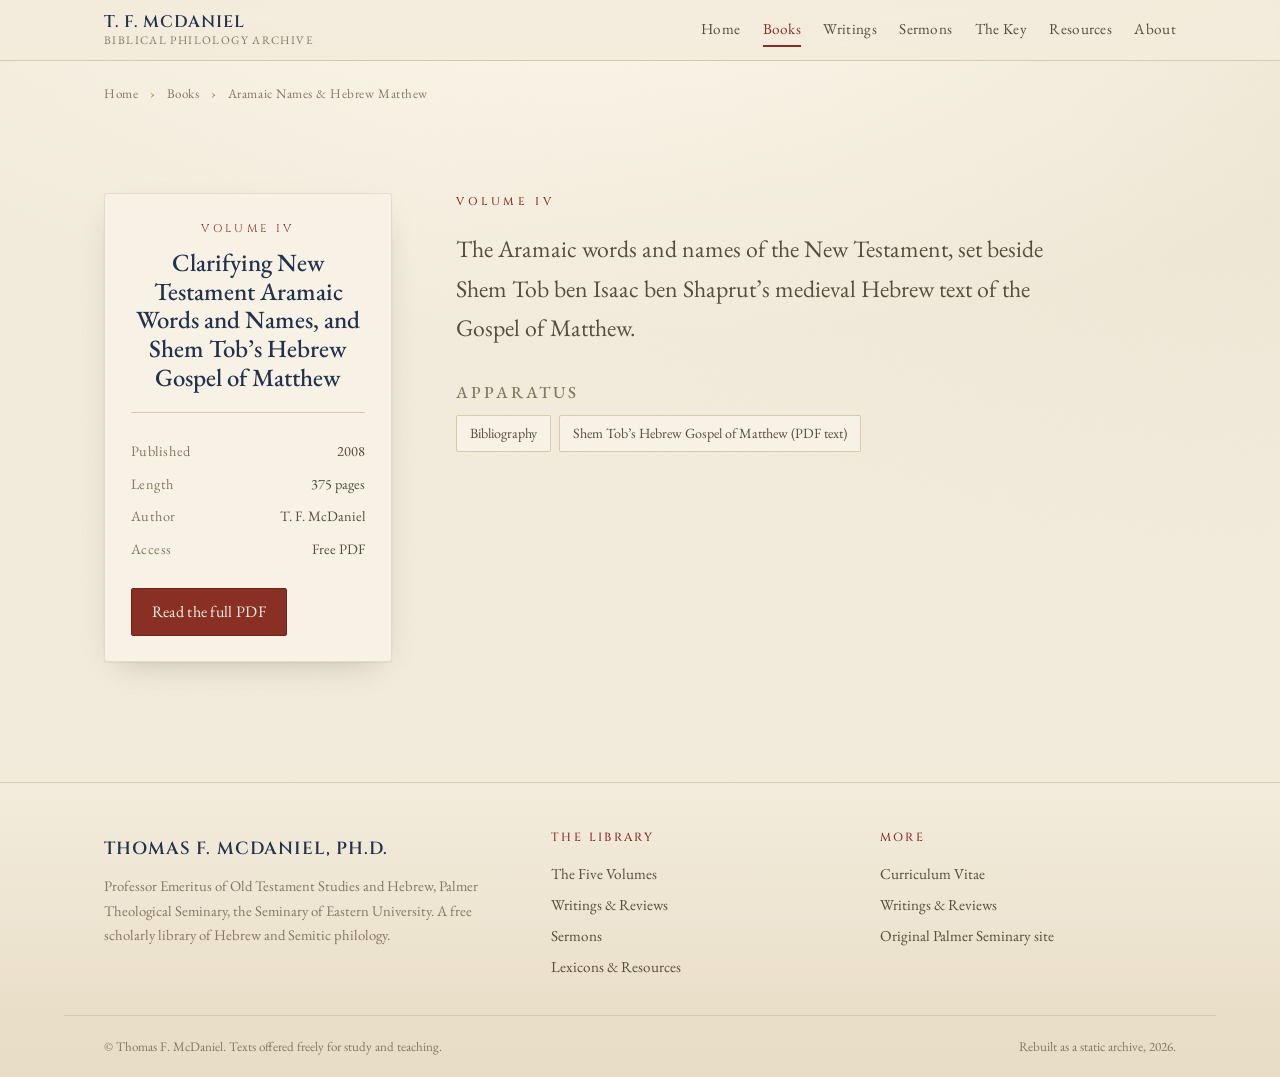
<file: books/aramaic-names-and-hebrew-matthew/index.html>
<!DOCTYPE html>
<html lang="en">
<head>
  <meta charset="utf-8">
  <meta name="viewport" content="width=device-width, initial-scale=1">
  <title>Clarifying New Testament Aramaic Words and Names, and Shem Tob’s Hebrew Gospel of Matthew — Thomas F. McDaniel</title>
  <meta name="description" content="The Aramaic words and names of the New Testament, set beside Shem Tob ben Isaac ben Shaprut’s medieval Hebrew text of the Gospel of Matthew. A free 375-page PDF (2008) by Thomas F. McDaniel.">
  <meta name="author" content="Thomas F. McDaniel, Ph.D.">
  <link rel="canonical" href="https://werth-code.github.io/tmcdaniel/books/aramaic-names-and-hebrew-matthew/">
  <meta name="theme-color" content="#f3ecdc">
  <meta property="og:type" content="book">
  <meta property="og:site_name" content="The Thomas F. McDaniel Archive">
  <meta property="og:title" content="Clarifying New Testament Aramaic Words and Names, and Shem Tob’s Hebrew Gospel of Matthew — Thomas F. McDaniel">
  <meta property="og:description" content="The Aramaic words and names of the New Testament, set beside Shem Tob ben Isaac ben Shaprut’s medieval Hebrew text of the Gospel of Matthew. A free 375-page PDF (2008) by Thomas F. McDaniel.">
  <meta property="og:url" content="https://werth-code.github.io/tmcdaniel/books/aramaic-names-and-hebrew-matthew/">
  <meta property="og:image" content="https://werth-code.github.io/tmcdaniel/assets/img/mcdaniel-1990.jpg">
  <meta name="twitter:card" content="summary_large_image">
  <meta name="twitter:title" content="Clarifying New Testament Aramaic Words and Names, and Shem Tob’s Hebrew Gospel of Matthew — Thomas F. McDaniel">
  <meta name="twitter:description" content="The Aramaic words and names of the New Testament, set beside Shem Tob ben Isaac ben Shaprut’s medieval Hebrew text of the Gospel of Matthew. A free 375-page PDF (2008) by Thomas F. McDaniel.">
  <meta name="twitter:image" content="https://werth-code.github.io/tmcdaniel/assets/img/mcdaniel-1990.jpg">
  <link rel="preconnect" href="https://fonts.googleapis.com">
  <link rel="preconnect" href="https://fonts.gstatic.com" crossorigin>
  <link rel="stylesheet" href="../../assets/css/site.css?v=5">
  <script type="application/ld+json">[{"@context":"https://schema.org","@type":"Book","name":"Clarifying New Testament Aramaic Words and Names, and Shem Tob’s Hebrew Gospel of Matthew","author":{"@type":"Person","name":"Thomas F. McDaniel","honorificSuffix":"Ph.D.","jobTitle":"Professor Emeritus of Old Testament Studies and Hebrew","birthDate":"1931-03-01","birthPlace":"Baltimore, Maryland","alumniOf":["University of Richmond","University of Pennsylvania","Johns Hopkins University","Eastern Baptist Theological Seminary"],"worksFor":{"@type":"CollegeOrUniversity","name":"Palmer Theological Seminary, the Seminary of Eastern University"},"knowsAbout":["Hebrew Bible","Old Testament philology","Semitic languages","Aramaic","Syriac","Arabic","Biblical interpretation"],"url":"https://werth-code.github.io/tmcdaniel/about/"},"inLanguage":"en","datePublished":"2008","numberOfPages":375,"bookFormat":"https://schema.org/EBook","isAccessibleForFree":true,"description":"The Aramaic words and names of the New Testament, set beside Shem Tob ben Isaac ben Shaprut’s medieval Hebrew text of the Gospel of Matthew.","url":"https://werth-code.github.io/tmcdaniel/books/aramaic-names-and-hebrew-matthew/"},{"@context":"https://schema.org","@type":"BreadcrumbList","itemListElement":[{"@type":"ListItem","position":1,"name":"Home","item":"https://werth-code.github.io/tmcdaniel/"},{"@type":"ListItem","position":2,"name":"Books","item":"https://werth-code.github.io/tmcdaniel/books/"},{"@type":"ListItem","position":3,"name":"Aramaic Names & Hebrew Matthew","item":"https://werth-code.github.io/tmcdaniel/books/aramaic-names-and-hebrew-matthew/"}]}]</script>
</head>
<body>
  <header class="masthead">
    <div class="wrap masthead__inner">
      <a class="brand" href="../../">
        <span class="brand__name">T. F. McDaniel</span>
        <span class="brand__sub">Biblical Philology Archive</span>
      </a>
      <button class="nav__toggle" aria-expanded="false" aria-controls="nav" onclick="var n=document.getElementById('nav');var o=n.classList.toggle('open');this.setAttribute('aria-expanded',o)">Menu</button>
      <nav class="nav" id="nav" aria-label="Primary">
        <a href="../../">Home</a>
        <a href="../../books/" aria-current="page">Books</a>
        <a href="../../writings/">Writings</a>
        <a href="../../sermons/">Sermons</a>
        <a href="../../key/">The Key</a>
        <a href="../../resources/">Resources</a>
        <a href="../../about/">About</a>
      </nav>
    </div>
  </header>
  <main id="main">
<nav class="wrap crumbs" aria-label="Breadcrumb"><a href="../../">Home</a> <span aria-hidden="true">&rsaquo;</span> <a href="../../books/">Books</a> <span aria-hidden="true">&rsaquo;</span> Aramaic Names &amp; Hebrew Matthew</nav>
  <section class="wrap">
    <div class="book">
      <aside class="book__aside">
        <div class="book__cover">
          <span class="vcard__no">Volume IV</span>
          <h1>Clarifying New Testament Aramaic Words and Names, and Shem Tob’s Hebrew Gospel of Matthew</h1>
          <ul class="book__facts">
            <li><span>Published</span><span>2008</span></li>
            <li><span>Length</span><span>375 pages</span></li>
            <li><span>Author</span><span>T. F. McDaniel</span></li>
            <li><span>Access</span><span>Free PDF</span></li>
          </ul>
          <div class="btn-row" style="margin-top:1.4rem">
            <a class="btn btn--primary" href="../../pdf/Clarifying%20New%20Testament%20Names%20%26%20Words%20and%20Shem%20Tob's%20Gospel%20of%20Matthew.pdf">Read the full PDF</a>
          </div>
        </div>
      </aside>
      <div class="book__intro">
        <p class="eyebrow">Volume IV</p>
        <p class="lede">The Aramaic words and names of the New Testament, set beside Shem Tob ben Isaac ben Shaprut’s medieval Hebrew text of the Gospel of Matthew.</p>


      <div class="apparatus">
        <h2>Apparatus</h2>
        <div class="chiplist">
          <a class="chip" href="../../pdf/Bibliography-Volume4_ShemTob%2B.pdf">Bibliography</a>
          <a class="chip" href="../../pdf/ShemTob_Matthew.pdf">Shem Tob’s Hebrew Gospel of Matthew (PDF text)</a>
        </div>
      </div>
      </div>
    </div>
  </section>
  </main>
  <footer class="foot">
    <div class="wrap foot__inner">
      <div class="foot__brand">
        <span class="brand__name">Thomas F. McDaniel, Ph.D.</span>
        <p class="muted" style="margin:.6rem 0 0;font-size:.92rem">Professor Emeritus of Old Testament Studies and Hebrew, Palmer Theological Seminary, the Seminary of Eastern University. A free scholarly library of Hebrew and Semitic philology.</p>
      </div>
      <div>
        <h4>The Library</h4>
        <a href="../../books/">The Five Volumes</a>
        <a href="../../writings/">Writings &amp; Reviews</a>
        <a href="../../sermons/">Sermons</a>
        <a href="../../resources/">Lexicons &amp; Resources</a>
      </div>
      <div>
        <h4>More</h4>
        <a href="../../about/">Curriculum Vitae</a>
        <a href="../../writings/">Writings &amp; Reviews</a>
        <a href="https://tmcdaniel.palmerseminary.edu" rel="nofollow">Original Palmer Seminary site</a>
      </div>
    </div>
    <div class="wrap foot__legal">
      <span>&copy; Thomas F. McDaniel. Texts offered freely for study and teaching.</span>
      <span>Rebuilt as a static archive, 2026.</span>
    </div>
  </footer>
</body>
</html>
</file>
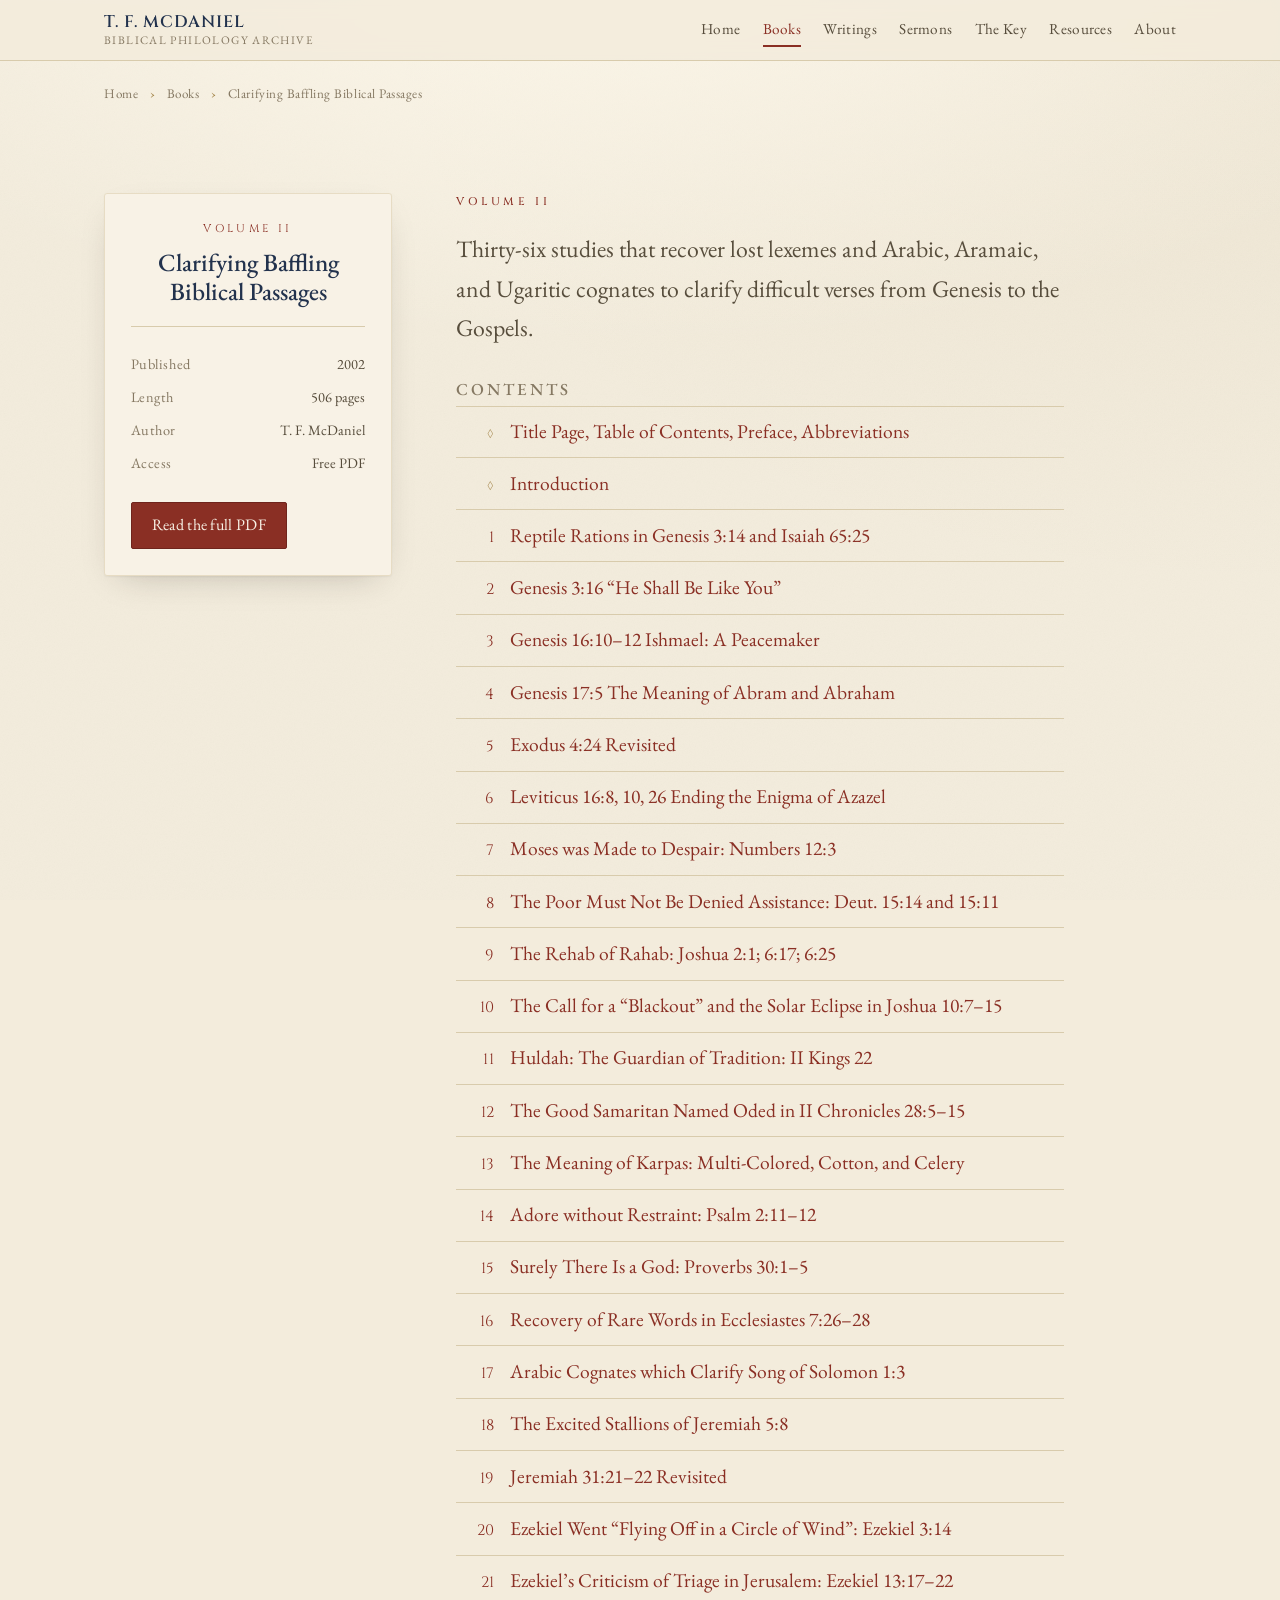
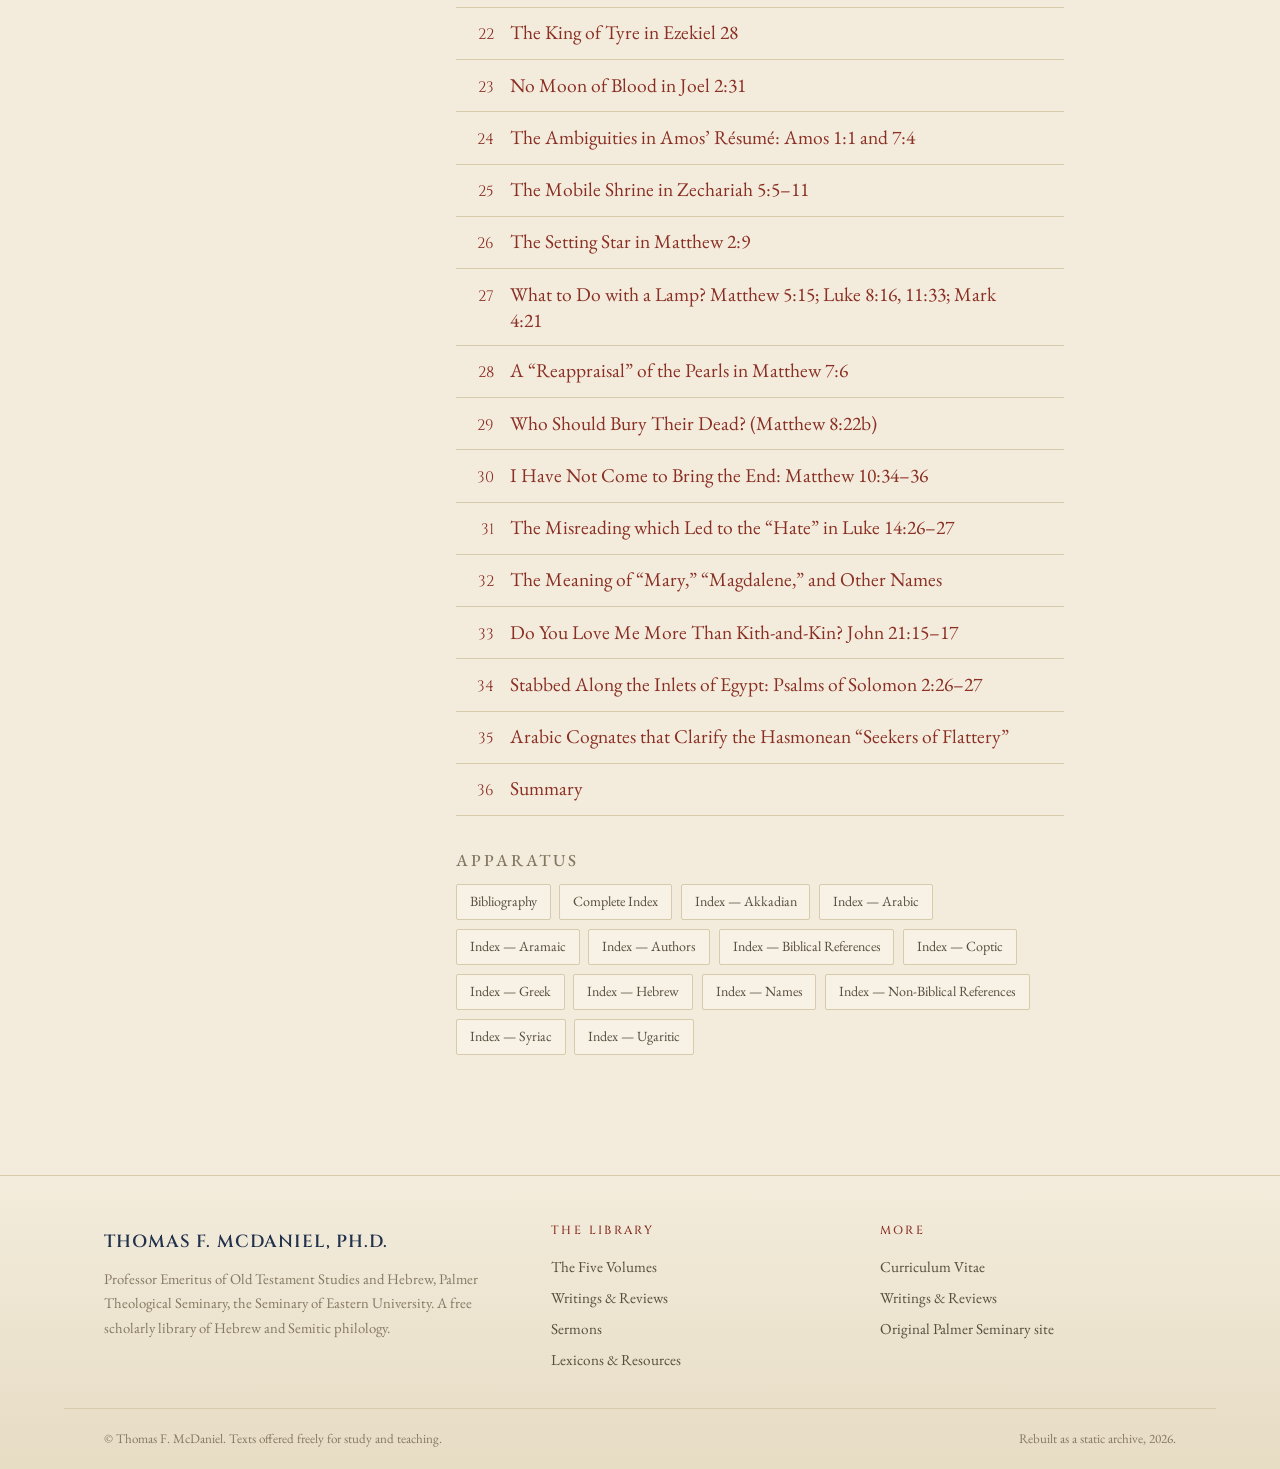
<file: books/clarifying-baffling-biblical-passages/index.html>
<!DOCTYPE html>
<html lang="en">
<head>
  <meta charset="utf-8">
  <meta name="viewport" content="width=device-width, initial-scale=1">
  <title>Clarifying Baffling Biblical Passages — Thomas F. McDaniel</title>
  <meta name="description" content="Thirty-six studies that recover lost lexemes and Arabic, Aramaic, and Ugaritic cognates to clarify difficult verses from Genesis to the Gospels. A free 506-page PDF (2002) by Thomas F. McDaniel.">
  <meta name="author" content="Thomas F. McDaniel, Ph.D.">
  <link rel="canonical" href="https://werth-code.github.io/tmcdaniel/books/clarifying-baffling-biblical-passages/">
  <meta name="theme-color" content="#f3ecdc">
  <meta property="og:type" content="book">
  <meta property="og:site_name" content="The Thomas F. McDaniel Archive">
  <meta property="og:title" content="Clarifying Baffling Biblical Passages — Thomas F. McDaniel">
  <meta property="og:description" content="Thirty-six studies that recover lost lexemes and Arabic, Aramaic, and Ugaritic cognates to clarify difficult verses from Genesis to the Gospels. A free 506-page PDF (2002) by Thomas F. McDaniel.">
  <meta property="og:url" content="https://werth-code.github.io/tmcdaniel/books/clarifying-baffling-biblical-passages/">
  <meta property="og:image" content="https://werth-code.github.io/tmcdaniel/assets/img/mcdaniel-1990.jpg">
  <meta name="twitter:card" content="summary_large_image">
  <meta name="twitter:title" content="Clarifying Baffling Biblical Passages — Thomas F. McDaniel">
  <meta name="twitter:description" content="Thirty-six studies that recover lost lexemes and Arabic, Aramaic, and Ugaritic cognates to clarify difficult verses from Genesis to the Gospels. A free 506-page PDF (2002) by Thomas F. McDaniel.">
  <meta name="twitter:image" content="https://werth-code.github.io/tmcdaniel/assets/img/mcdaniel-1990.jpg">
  <link rel="preconnect" href="https://fonts.googleapis.com">
  <link rel="preconnect" href="https://fonts.gstatic.com" crossorigin>
  <link rel="stylesheet" href="../../assets/css/site.css?v=5">
  <script type="application/ld+json">[{"@context":"https://schema.org","@type":"Book","name":"Clarifying Baffling Biblical Passages","author":{"@type":"Person","name":"Thomas F. McDaniel","honorificSuffix":"Ph.D.","jobTitle":"Professor Emeritus of Old Testament Studies and Hebrew","birthDate":"1931-03-01","birthPlace":"Baltimore, Maryland","alumniOf":["University of Richmond","University of Pennsylvania","Johns Hopkins University","Eastern Baptist Theological Seminary"],"worksFor":{"@type":"CollegeOrUniversity","name":"Palmer Theological Seminary, the Seminary of Eastern University"},"knowsAbout":["Hebrew Bible","Old Testament philology","Semitic languages","Aramaic","Syriac","Arabic","Biblical interpretation"],"url":"https://werth-code.github.io/tmcdaniel/about/"},"inLanguage":"en","datePublished":"2002","numberOfPages":506,"bookFormat":"https://schema.org/EBook","isAccessibleForFree":true,"description":"Thirty-six studies that recover lost lexemes and Arabic, Aramaic, and Ugaritic cognates to clarify difficult verses from Genesis to the Gospels.","url":"https://werth-code.github.io/tmcdaniel/books/clarifying-baffling-biblical-passages/"},{"@context":"https://schema.org","@type":"BreadcrumbList","itemListElement":[{"@type":"ListItem","position":1,"name":"Home","item":"https://werth-code.github.io/tmcdaniel/"},{"@type":"ListItem","position":2,"name":"Books","item":"https://werth-code.github.io/tmcdaniel/books/"},{"@type":"ListItem","position":3,"name":"Clarifying Baffling Biblical Passages","item":"https://werth-code.github.io/tmcdaniel/books/clarifying-baffling-biblical-passages/"}]}]</script>
</head>
<body>
  <header class="masthead">
    <div class="wrap masthead__inner">
      <a class="brand" href="../../">
        <span class="brand__name">T. F. McDaniel</span>
        <span class="brand__sub">Biblical Philology Archive</span>
      </a>
      <button class="nav__toggle" aria-expanded="false" aria-controls="nav" onclick="var n=document.getElementById('nav');var o=n.classList.toggle('open');this.setAttribute('aria-expanded',o)">Menu</button>
      <nav class="nav" id="nav" aria-label="Primary">
        <a href="../../">Home</a>
        <a href="../../books/" aria-current="page">Books</a>
        <a href="../../writings/">Writings</a>
        <a href="../../sermons/">Sermons</a>
        <a href="../../key/">The Key</a>
        <a href="../../resources/">Resources</a>
        <a href="../../about/">About</a>
      </nav>
    </div>
  </header>
  <main id="main">
<nav class="wrap crumbs" aria-label="Breadcrumb"><a href="../../">Home</a> <span aria-hidden="true">&rsaquo;</span> <a href="../../books/">Books</a> <span aria-hidden="true">&rsaquo;</span> Clarifying Baffling Biblical Passages</nav>
  <section class="wrap">
    <div class="book">
      <aside class="book__aside">
        <div class="book__cover">
          <span class="vcard__no">Volume II</span>
          <h1>Clarifying Baffling Biblical Passages</h1>
          <ul class="book__facts">
            <li><span>Published</span><span>2002</span></li>
            <li><span>Length</span><span>506 pages</span></li>
            <li><span>Author</span><span>T. F. McDaniel</span></li>
            <li><span>Access</span><span>Free PDF</span></li>
          </ul>
          <div class="btn-row" style="margin-top:1.4rem">
            <a class="btn btn--primary" href="../../pdf/Clarifying%20Baffling%20Biblical%20Passages.pdf">Read the full PDF</a>
          </div>
        </div>
      </aside>
      <div class="book__intro">
        <p class="eyebrow">Volume II</p>
        <p class="lede">Thirty-six studies that recover lost lexemes and Arabic, Aramaic, and Ugaritic cognates to clarify difficult verses from Genesis to the Gospels.</p>

      <div class="toc">
        <h2>Contents</h2>
        <ul class="toc__list">
        <li class="toc__item is-front">
          <span class="toc__num">&loz;</span>
          <span class="toc__link"><a href="../../pdf/CBBP_Preface.pdf">Title Page, Table of Contents, Preface, Abbreviations</a></span>
          <span class="toc__pdf">PDF</span>
        </li>
        <li class="toc__item is-front">
          <span class="toc__num">&loz;</span>
          <span class="toc__link"><a href="../../pdf/CBBP_Introduction.pdf">Introduction</a></span>
          <span class="toc__pdf">PDF</span>
        </li>
        <li class="toc__item">
          <span class="toc__num">1</span>
          <span class="toc__link"><a href="../../pdf/CBBP_Chapter_1.pdf">Reptile Rations in Genesis 3:14 and Isaiah 65:25</a></span>
          <span class="toc__pdf">PDF</span>
        </li>
        <li class="toc__item">
          <span class="toc__num">2</span>
          <span class="toc__link"><a href="../../pdf/CBBP_Chapter_2.pdf">Genesis 3:16 “He Shall Be Like You”</a></span>
          <span class="toc__pdf">PDF</span>
        </li>
        <li class="toc__item">
          <span class="toc__num">3</span>
          <span class="toc__link"><a href="../../pdf/CBBP_Chapter_3.pdf">Genesis 16:10–12 Ishmael: A Peacemaker</a></span>
          <span class="toc__pdf">PDF</span>
        </li>
        <li class="toc__item">
          <span class="toc__num">4</span>
          <span class="toc__link"><a href="../../pdf/CBBP_Chapter_4.pdf">Genesis 17:5 The Meaning of Abram and Abraham</a></span>
          <span class="toc__pdf">PDF</span>
        </li>
        <li class="toc__item">
          <span class="toc__num">5</span>
          <span class="toc__link"><a href="../../pdf/CBBP_Chapter_5.pdf">Exodus 4:24 Revisited</a></span>
          <span class="toc__pdf">PDF</span>
        </li>
        <li class="toc__item">
          <span class="toc__num">6</span>
          <span class="toc__link"><a href="../../pdf/CBBP_Chapter_6.pdf">Leviticus 16:8, 10, 26 Ending the Enigma of Azazel</a></span>
          <span class="toc__pdf">PDF</span>
        </li>
        <li class="toc__item">
          <span class="toc__num">7</span>
          <span class="toc__link"><a href="../../pdf/CBBP_Chapter_7.pdf">Moses was Made to Despair: Numbers 12:3</a></span>
          <span class="toc__pdf">PDF</span>
        </li>
        <li class="toc__item">
          <span class="toc__num">8</span>
          <span class="toc__link"><a href="../../pdf/CBBP_Chapter_8.pdf">The Poor Must Not Be Denied Assistance: Deut. 15:14 and 15:11</a></span>
          <span class="toc__pdf">PDF</span>
        </li>
        <li class="toc__item">
          <span class="toc__num">9</span>
          <span class="toc__link"><a href="../../pdf/CBBP_Chapter_9.pdf">The Rehab of Rahab: Joshua 2:1; 6:17; 6:25</a></span>
          <span class="toc__pdf">PDF</span>
        </li>
        <li class="toc__item">
          <span class="toc__num">10</span>
          <span class="toc__link"><a href="../../pdf/CBBP_Chapter_10.pdf">The Call for a “Blackout” and the Solar Eclipse in Joshua 10:7–15</a></span>
          <span class="toc__pdf">PDF</span>
        </li>
        <li class="toc__item">
          <span class="toc__num">11</span>
          <span class="toc__link"><a href="../../pdf/CBBP_Chapter_11.pdf">Huldah: The Guardian of Tradition: II Kings 22</a></span>
          <span class="toc__pdf">PDF</span>
        </li>
        <li class="toc__item">
          <span class="toc__num">12</span>
          <span class="toc__link"><a href="../../pdf/CBBP_Chapter_12.pdf">The Good Samaritan Named Oded in II Chronicles 28:5–15</a></span>
          <span class="toc__pdf">PDF</span>
        </li>
        <li class="toc__item">
          <span class="toc__num">13</span>
          <span class="toc__link"><a href="../../pdf/CBBP_Chapter_13.pdf">The Meaning of Karpas: Multi-Colored, Cotton, and Celery</a></span>
          <span class="toc__pdf">PDF</span>
        </li>
        <li class="toc__item">
          <span class="toc__num">14</span>
          <span class="toc__link"><a href="../../pdf/CBBP_Chapter_14.pdf">Adore without Restraint: Psalm 2:11–12</a></span>
          <span class="toc__pdf">PDF</span>
        </li>
        <li class="toc__item">
          <span class="toc__num">15</span>
          <span class="toc__link"><a href="../../pdf/CBBP_Chapter_15.pdf">Surely There Is a God: Proverbs 30:1–5</a></span>
          <span class="toc__pdf">PDF</span>
        </li>
        <li class="toc__item">
          <span class="toc__num">16</span>
          <span class="toc__link"><a href="../../pdf/CBBP_Chapter_16.pdf">Recovery of Rare Words in Ecclesiastes 7:26–28</a></span>
          <span class="toc__pdf">PDF</span>
        </li>
        <li class="toc__item">
          <span class="toc__num">17</span>
          <span class="toc__link"><a href="../../pdf/CBBP_Chapter_17.pdf">Arabic Cognates which Clarify Song of Solomon 1:3</a></span>
          <span class="toc__pdf">PDF</span>
        </li>
        <li class="toc__item">
          <span class="toc__num">18</span>
          <span class="toc__link"><a href="../../pdf/CBBP_Chapter_18.pdf">The Excited Stallions of Jeremiah 5:8</a></span>
          <span class="toc__pdf">PDF</span>
        </li>
        <li class="toc__item">
          <span class="toc__num">19</span>
          <span class="toc__link"><a href="../../pdf/CBBP_Chapter_19.pdf">Jeremiah 31:21–22 Revisited</a></span>
          <span class="toc__pdf">PDF</span>
        </li>
        <li class="toc__item">
          <span class="toc__num">20</span>
          <span class="toc__link"><a href="../../pdf/CBBP_Chapter_20.pdf">Ezekiel Went “Flying Off in a Circle of Wind”: Ezekiel 3:14</a></span>
          <span class="toc__pdf">PDF</span>
        </li>
        <li class="toc__item">
          <span class="toc__num">21</span>
          <span class="toc__link"><a href="../../pdf/CBBP_Chapter_21.pdf">Ezekiel’s Criticism of Triage in Jerusalem: Ezekiel 13:17–22</a></span>
          <span class="toc__pdf">PDF</span>
        </li>
        <li class="toc__item">
          <span class="toc__num">22</span>
          <span class="toc__link"><a href="../../pdf/CBBP_Chapter_22.pdf">The King of Tyre in Ezekiel 28</a></span>
          <span class="toc__pdf">PDF</span>
        </li>
        <li class="toc__item">
          <span class="toc__num">23</span>
          <span class="toc__link"><a href="../../pdf/CBBP_Chapter_23.pdf">No Moon of Blood in Joel 2:31</a></span>
          <span class="toc__pdf">PDF</span>
        </li>
        <li class="toc__item">
          <span class="toc__num">24</span>
          <span class="toc__link"><a href="../../pdf/CBBP_Chapter_24.pdf">The Ambiguities in Amos’ Résumé: Amos 1:1 and 7:4</a></span>
          <span class="toc__pdf">PDF</span>
        </li>
        <li class="toc__item">
          <span class="toc__num">25</span>
          <span class="toc__link"><a href="../../pdf/CBBP_Chapter_25.pdf">The Mobile Shrine in Zechariah 5:5–11</a></span>
          <span class="toc__pdf">PDF</span>
        </li>
        <li class="toc__item">
          <span class="toc__num">26</span>
          <span class="toc__link"><a href="../../pdf/CBBP_Chapter_26.pdf">The Setting Star in Matthew 2:9</a></span>
          <span class="toc__pdf">PDF</span>
        </li>
        <li class="toc__item">
          <span class="toc__num">27</span>
          <span class="toc__link"><a href="../../pdf/CBBP_Chapter_27.pdf">What to Do with a Lamp? Matthew 5:15; Luke 8:16, 11:33; Mark 4:21</a></span>
          <span class="toc__pdf">PDF</span>
        </li>
        <li class="toc__item">
          <span class="toc__num">28</span>
          <span class="toc__link"><a href="../../pdf/CBBP_Chapter_28.pdf">A “Reappraisal” of the Pearls in Matthew 7:6</a></span>
          <span class="toc__pdf">PDF</span>
        </li>
        <li class="toc__item">
          <span class="toc__num">29</span>
          <span class="toc__link"><a href="../../pdf/CBBP_Chapter_29.pdf">Who Should Bury Their Dead? (Matthew 8:22b)</a></span>
          <span class="toc__pdf">PDF</span>
        </li>
        <li class="toc__item">
          <span class="toc__num">30</span>
          <span class="toc__link"><a href="../../pdf/CBBP_Chapter_30.pdf">I Have Not Come to Bring the End: Matthew 10:34–36</a></span>
          <span class="toc__pdf">PDF</span>
        </li>
        <li class="toc__item">
          <span class="toc__num">31</span>
          <span class="toc__link"><a href="../../pdf/CBBP_Chapter_31.pdf">The Misreading which Led to the “Hate” in Luke 14:26–27</a></span>
          <span class="toc__pdf">PDF</span>
        </li>
        <li class="toc__item">
          <span class="toc__num">32</span>
          <span class="toc__link"><a href="../../pdf/CBBP_Chapter_32.pdf">The Meaning of “Mary,” “Magdalene,” and Other Names</a></span>
          <span class="toc__pdf">PDF</span>
        </li>
        <li class="toc__item">
          <span class="toc__num">33</span>
          <span class="toc__link"><a href="../../pdf/CBBP_Chapter_33.pdf">Do You Love Me More Than Kith-and-Kin? John 21:15–17</a></span>
          <span class="toc__pdf">PDF</span>
        </li>
        <li class="toc__item">
          <span class="toc__num">34</span>
          <span class="toc__link"><a href="../../pdf/CBBP_Chapter_34.pdf">Stabbed Along the Inlets of Egypt: Psalms of Solomon 2:26–27</a></span>
          <span class="toc__pdf">PDF</span>
        </li>
        <li class="toc__item">
          <span class="toc__num">35</span>
          <span class="toc__link"><a href="../../pdf/CBBP_Chapter_35.pdf">Arabic Cognates that Clarify the Hasmonean “Seekers of Flattery”</a></span>
          <span class="toc__pdf">PDF</span>
        </li>
        <li class="toc__item">
          <span class="toc__num">36</span>
          <span class="toc__link"><a href="../../pdf/CBBP_Chapter_36.pdf">Summary</a></span>
          <span class="toc__pdf">PDF</span>
        </li>
        </ul>
      </div>
      <div class="apparatus">
        <h2>Apparatus</h2>
        <div class="chiplist">
          <a class="chip" href="../../pdf/CBBP_Bibliography.pdf">Bibliography</a>
          <a class="chip" href="../../pdf/CBBP_Index.pdf">Complete Index</a>
          <a class="chip" href="../../pdf/CBBP_Index_Akkadian%2B.pdf">Index — Akkadian</a>
          <a class="chip" href="../../pdf/CBBP_Index_Arabic.pdf">Index — Arabic</a>
          <a class="chip" href="../../pdf/CBBP_Index_Aramaic.pdf">Index — Aramaic</a>
          <a class="chip" href="../../pdf/CBBP_Index_Authors.pdf">Index — Authors</a>
          <a class="chip" href="../../pdf/CBBP_Index_Biblical_References.pdf">Index — Biblical References</a>
          <a class="chip" href="../../pdf/CBBP_Index_Coptic%2B.pdf">Index — Coptic</a>
          <a class="chip" href="../../pdf/CBBP_Index_Greek.pdf">Index — Greek</a>
          <a class="chip" href="../../pdf/CBBP_Index_Hebrew.pdf">Index — Hebrew</a>
          <a class="chip" href="../../pdf/CBBP_Names.pdf">Index — Names</a>
          <a class="chip" href="../../pdf/CBBP_Index_Non_Biblical_References.pdf">Index — Non-Biblical References</a>
          <a class="chip" href="../../pdf/CBBP_Index_Syriac.pdf">Index — Syriac</a>
          <a class="chip" href="../../pdf/CBBP_Index_Ugaritic.pdf">Index — Ugaritic</a>
        </div>
      </div>
      </div>
    </div>
  </section>
  </main>
  <footer class="foot">
    <div class="wrap foot__inner">
      <div class="foot__brand">
        <span class="brand__name">Thomas F. McDaniel, Ph.D.</span>
        <p class="muted" style="margin:.6rem 0 0;font-size:.92rem">Professor Emeritus of Old Testament Studies and Hebrew, Palmer Theological Seminary, the Seminary of Eastern University. A free scholarly library of Hebrew and Semitic philology.</p>
      </div>
      <div>
        <h4>The Library</h4>
        <a href="../../books/">The Five Volumes</a>
        <a href="../../writings/">Writings &amp; Reviews</a>
        <a href="../../sermons/">Sermons</a>
        <a href="../../resources/">Lexicons &amp; Resources</a>
      </div>
      <div>
        <h4>More</h4>
        <a href="../../about/">Curriculum Vitae</a>
        <a href="../../writings/">Writings &amp; Reviews</a>
        <a href="https://tmcdaniel.palmerseminary.edu" rel="nofollow">Original Palmer Seminary site</a>
      </div>
    </div>
    <div class="wrap foot__legal">
      <span>&copy; Thomas F. McDaniel. Texts offered freely for study and teaching.</span>
      <span>Rebuilt as a static archive, 2026.</span>
    </div>
  </footer>
</body>
</html>
</file>
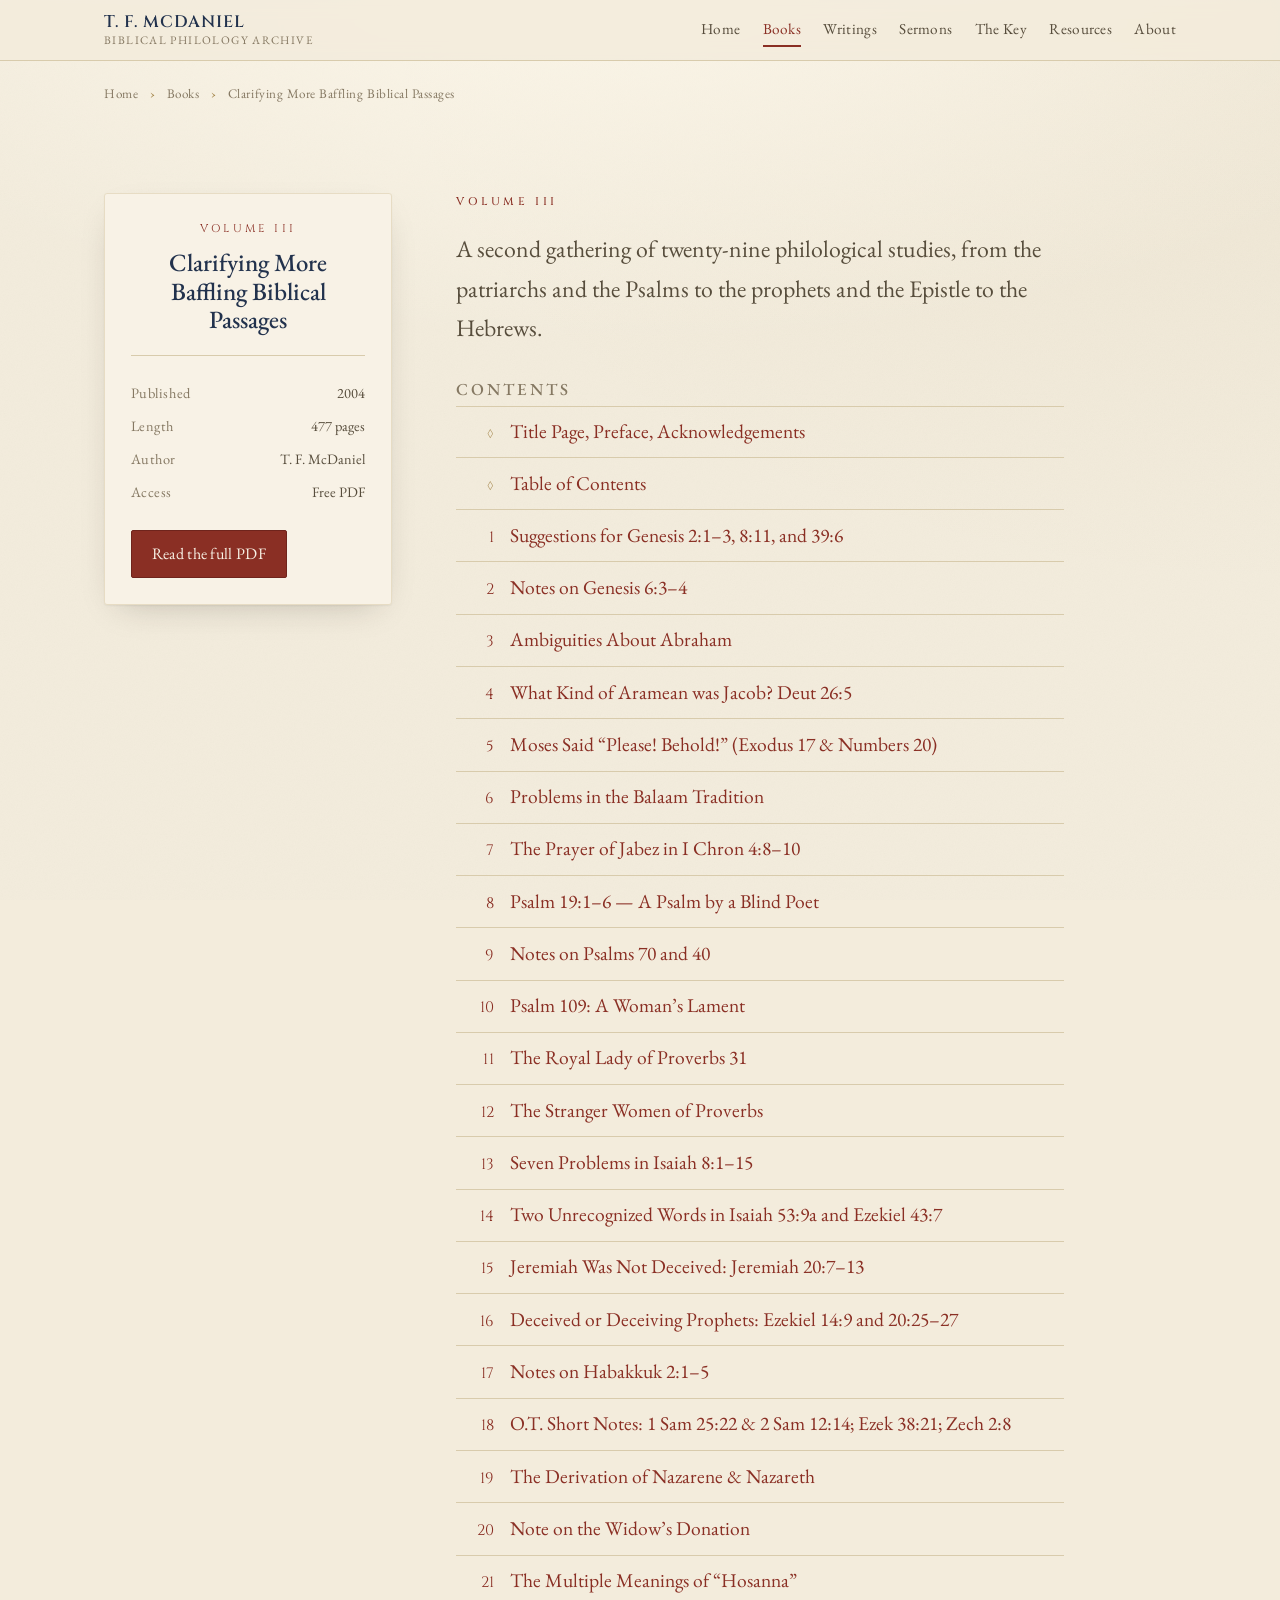
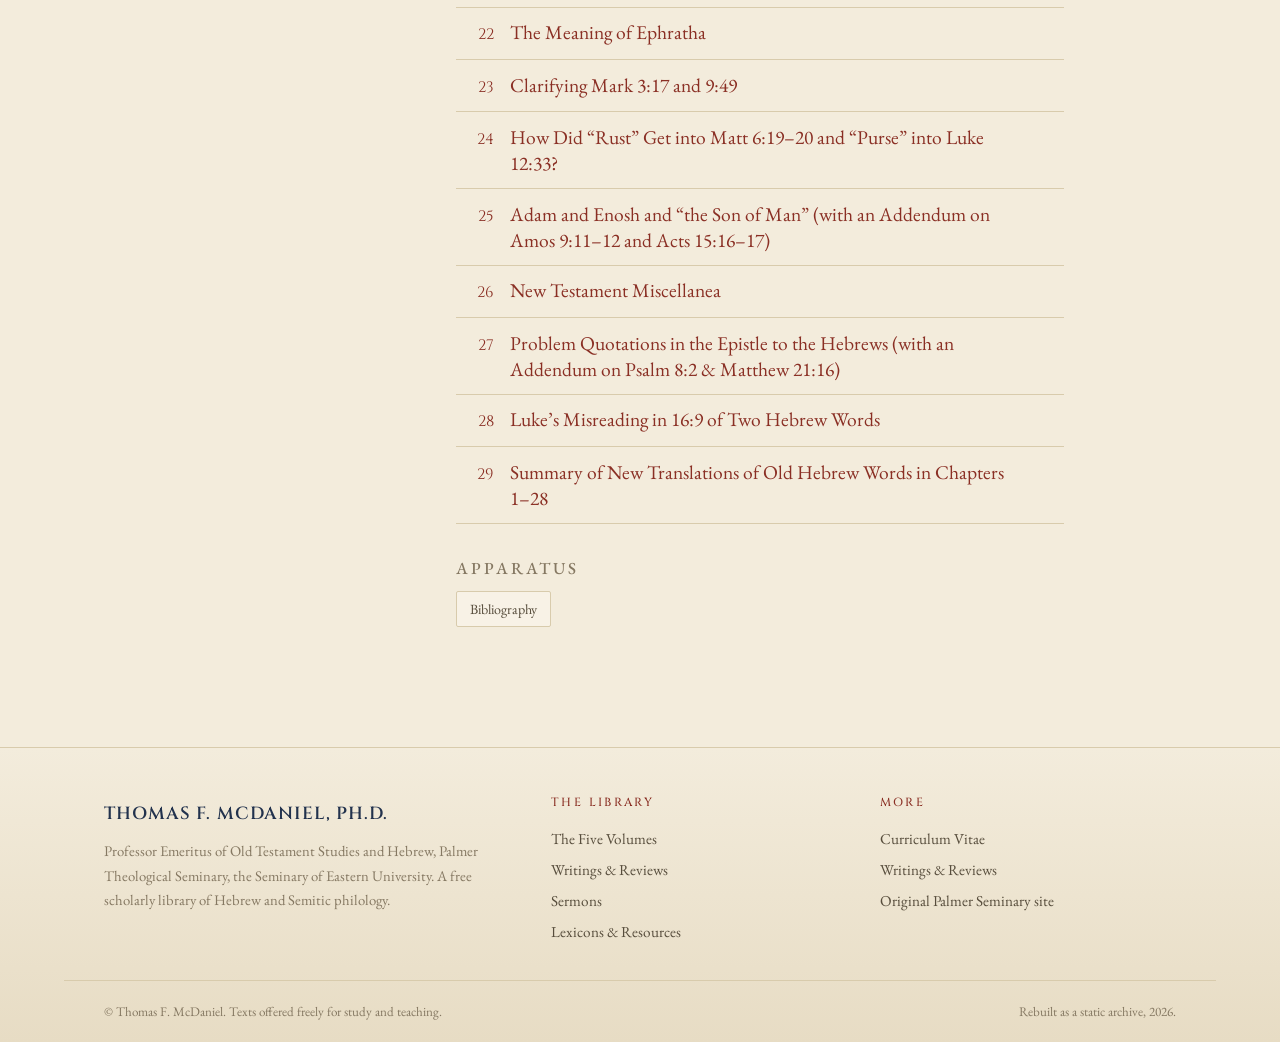
<file: books/clarifying-more-baffling-biblical-passages/index.html>
<!DOCTYPE html>
<html lang="en">
<head>
  <meta charset="utf-8">
  <meta name="viewport" content="width=device-width, initial-scale=1">
  <title>Clarifying More Baffling Biblical Passages — Thomas F. McDaniel</title>
  <meta name="description" content="A second gathering of twenty-nine philological studies, from the patriarchs and the Psalms to the prophets and the Epistle to the Hebrews. A free 477-page PDF (2004) by Thomas F. McDaniel.">
  <meta name="author" content="Thomas F. McDaniel, Ph.D.">
  <link rel="canonical" href="https://werth-code.github.io/tmcdaniel/books/clarifying-more-baffling-biblical-passages/">
  <meta name="theme-color" content="#f3ecdc">
  <meta property="og:type" content="book">
  <meta property="og:site_name" content="The Thomas F. McDaniel Archive">
  <meta property="og:title" content="Clarifying More Baffling Biblical Passages — Thomas F. McDaniel">
  <meta property="og:description" content="A second gathering of twenty-nine philological studies, from the patriarchs and the Psalms to the prophets and the Epistle to the Hebrews. A free 477-page PDF (2004) by Thomas F. McDaniel.">
  <meta property="og:url" content="https://werth-code.github.io/tmcdaniel/books/clarifying-more-baffling-biblical-passages/">
  <meta property="og:image" content="https://werth-code.github.io/tmcdaniel/assets/img/mcdaniel-1990.jpg">
  <meta name="twitter:card" content="summary_large_image">
  <meta name="twitter:title" content="Clarifying More Baffling Biblical Passages — Thomas F. McDaniel">
  <meta name="twitter:description" content="A second gathering of twenty-nine philological studies, from the patriarchs and the Psalms to the prophets and the Epistle to the Hebrews. A free 477-page PDF (2004) by Thomas F. McDaniel.">
  <meta name="twitter:image" content="https://werth-code.github.io/tmcdaniel/assets/img/mcdaniel-1990.jpg">
  <link rel="preconnect" href="https://fonts.googleapis.com">
  <link rel="preconnect" href="https://fonts.gstatic.com" crossorigin>
  <link rel="stylesheet" href="../../assets/css/site.css?v=5">
  <script type="application/ld+json">[{"@context":"https://schema.org","@type":"Book","name":"Clarifying More Baffling Biblical Passages","author":{"@type":"Person","name":"Thomas F. McDaniel","honorificSuffix":"Ph.D.","jobTitle":"Professor Emeritus of Old Testament Studies and Hebrew","birthDate":"1931-03-01","birthPlace":"Baltimore, Maryland","alumniOf":["University of Richmond","University of Pennsylvania","Johns Hopkins University","Eastern Baptist Theological Seminary"],"worksFor":{"@type":"CollegeOrUniversity","name":"Palmer Theological Seminary, the Seminary of Eastern University"},"knowsAbout":["Hebrew Bible","Old Testament philology","Semitic languages","Aramaic","Syriac","Arabic","Biblical interpretation"],"url":"https://werth-code.github.io/tmcdaniel/about/"},"inLanguage":"en","datePublished":"2004","numberOfPages":477,"bookFormat":"https://schema.org/EBook","isAccessibleForFree":true,"description":"A second gathering of twenty-nine philological studies, from the patriarchs and the Psalms to the prophets and the Epistle to the Hebrews.","url":"https://werth-code.github.io/tmcdaniel/books/clarifying-more-baffling-biblical-passages/"},{"@context":"https://schema.org","@type":"BreadcrumbList","itemListElement":[{"@type":"ListItem","position":1,"name":"Home","item":"https://werth-code.github.io/tmcdaniel/"},{"@type":"ListItem","position":2,"name":"Books","item":"https://werth-code.github.io/tmcdaniel/books/"},{"@type":"ListItem","position":3,"name":"Clarifying More Baffling Biblical Passages","item":"https://werth-code.github.io/tmcdaniel/books/clarifying-more-baffling-biblical-passages/"}]}]</script>
</head>
<body>
  <header class="masthead">
    <div class="wrap masthead__inner">
      <a class="brand" href="../../">
        <span class="brand__name">T. F. McDaniel</span>
        <span class="brand__sub">Biblical Philology Archive</span>
      </a>
      <button class="nav__toggle" aria-expanded="false" aria-controls="nav" onclick="var n=document.getElementById('nav');var o=n.classList.toggle('open');this.setAttribute('aria-expanded',o)">Menu</button>
      <nav class="nav" id="nav" aria-label="Primary">
        <a href="../../">Home</a>
        <a href="../../books/" aria-current="page">Books</a>
        <a href="../../writings/">Writings</a>
        <a href="../../sermons/">Sermons</a>
        <a href="../../key/">The Key</a>
        <a href="../../resources/">Resources</a>
        <a href="../../about/">About</a>
      </nav>
    </div>
  </header>
  <main id="main">
<nav class="wrap crumbs" aria-label="Breadcrumb"><a href="../../">Home</a> <span aria-hidden="true">&rsaquo;</span> <a href="../../books/">Books</a> <span aria-hidden="true">&rsaquo;</span> Clarifying More Baffling Biblical Passages</nav>
  <section class="wrap">
    <div class="book">
      <aside class="book__aside">
        <div class="book__cover">
          <span class="vcard__no">Volume III</span>
          <h1>Clarifying More Baffling Biblical Passages</h1>
          <ul class="book__facts">
            <li><span>Published</span><span>2004</span></li>
            <li><span>Length</span><span>477 pages</span></li>
            <li><span>Author</span><span>T. F. McDaniel</span></li>
            <li><span>Access</span><span>Free PDF</span></li>
          </ul>
          <div class="btn-row" style="margin-top:1.4rem">
            <a class="btn btn--primary" href="../../pdf/Clarifying%20More%20Baffling%20Biblical%20Passages.pdf">Read the full PDF</a>
          </div>
        </div>
      </aside>
      <div class="book__intro">
        <p class="eyebrow">Volume III</p>
        <p class="lede">A second gathering of twenty-nine philological studies, from the patriarchs and the Psalms to the prophets and the Epistle to the Hebrews.</p>

      <div class="toc">
        <h2>Contents</h2>
        <ul class="toc__list">
        <li class="toc__item is-front">
          <span class="toc__num">&loz;</span>
          <span class="toc__link"><a href="../../pdf/CMBBP_PREFACE.pdf">Title Page, Preface, Acknowledgements</a></span>
          <span class="toc__pdf">PDF</span>
        </li>
        <li class="toc__item is-front">
          <span class="toc__num">&loz;</span>
          <span class="toc__link"><a href="../../pdf/CMBBP_TC.pdf">Table of Contents</a></span>
          <span class="toc__pdf">PDF</span>
        </li>
        <li class="toc__item">
          <span class="toc__num">1</span>
          <span class="toc__link"><a href="../../pdf/CMBBP_ONE.pdf">Suggestions for Genesis 2:1–3, 8:11, and 39:6</a></span>
          <span class="toc__pdf">PDF</span>
        </li>
        <li class="toc__item">
          <span class="toc__num">2</span>
          <span class="toc__link"><a href="../../pdf/CMBBP_TWO.pdf">Notes on Genesis 6:3–4</a></span>
          <span class="toc__pdf">PDF</span>
        </li>
        <li class="toc__item">
          <span class="toc__num">3</span>
          <span class="toc__link"><a href="../../pdf/CMBBP_THREE.pdf">Ambiguities About Abraham</a></span>
          <span class="toc__pdf">PDF</span>
        </li>
        <li class="toc__item">
          <span class="toc__num">4</span>
          <span class="toc__link"><a href="../../pdf/CMBBP_FOUR.pdf">What Kind of Aramean was Jacob? Deut 26:5</a></span>
          <span class="toc__pdf">PDF</span>
        </li>
        <li class="toc__item">
          <span class="toc__num">5</span>
          <span class="toc__link"><a href="../../pdf/CMBBP_FIVE.pdf">Moses Said “Please! Behold!” (Exodus 17 & Numbers 20)</a></span>
          <span class="toc__pdf">PDF</span>
        </li>
        <li class="toc__item">
          <span class="toc__num">6</span>
          <span class="toc__link"><a href="../../pdf/CMBBP_SIX.pdf">Problems in the Balaam Tradition</a></span>
          <span class="toc__pdf">PDF</span>
        </li>
        <li class="toc__item">
          <span class="toc__num">7</span>
          <span class="toc__link"><a href="../../pdf/CMBBP_SEVEN.pdf">The Prayer of Jabez in I Chron 4:8–10</a></span>
          <span class="toc__pdf">PDF</span>
        </li>
        <li class="toc__item">
          <span class="toc__num">8</span>
          <span class="toc__link"><a href="../../pdf/CMBBP_EIGHT.pdf">Psalm 19:1–6 — A Psalm by a Blind Poet</a></span>
          <span class="toc__pdf">PDF</span>
        </li>
        <li class="toc__item">
          <span class="toc__num">9</span>
          <span class="toc__link"><a href="../../pdf/CMBBP_NINE.pdf">Notes on Psalms 70 and 40</a></span>
          <span class="toc__pdf">PDF</span>
        </li>
        <li class="toc__item">
          <span class="toc__num">10</span>
          <span class="toc__link"><a href="../../pdf/CMBBP_TEN.pdf">Psalm 109: A Woman’s Lament</a></span>
          <span class="toc__pdf">PDF</span>
        </li>
        <li class="toc__item">
          <span class="toc__num">11</span>
          <span class="toc__link"><a href="../../pdf/CMBBP_ELEVEN.pdf">The Royal Lady of Proverbs 31</a></span>
          <span class="toc__pdf">PDF</span>
        </li>
        <li class="toc__item">
          <span class="toc__num">12</span>
          <span class="toc__link"><a href="../../pdf/CMBBP_TWELVE.pdf">The Stranger Women of Proverbs</a></span>
          <span class="toc__pdf">PDF</span>
        </li>
        <li class="toc__item">
          <span class="toc__num">13</span>
          <span class="toc__link"><a href="../../pdf/CMBBP_THIRTEEN.pdf">Seven Problems in Isaiah 8:1–15</a></span>
          <span class="toc__pdf">PDF</span>
        </li>
        <li class="toc__item">
          <span class="toc__num">14</span>
          <span class="toc__link"><a href="../../pdf/CMBBP_FOURTEEN.pdf">Two Unrecognized Words in Isaiah 53:9a and Ezekiel 43:7</a></span>
          <span class="toc__pdf">PDF</span>
        </li>
        <li class="toc__item">
          <span class="toc__num">15</span>
          <span class="toc__link"><a href="../../pdf/CMBBP_FIFTEEN.pdf">Jeremiah Was Not Deceived: Jeremiah 20:7–13</a></span>
          <span class="toc__pdf">PDF</span>
        </li>
        <li class="toc__item">
          <span class="toc__num">16</span>
          <span class="toc__link"><a href="../../pdf/CMBBP_SIXTEEN.pdf">Deceived or Deceiving Prophets: Ezekiel 14:9 and 20:25–27</a></span>
          <span class="toc__pdf">PDF</span>
        </li>
        <li class="toc__item">
          <span class="toc__num">17</span>
          <span class="toc__link"><a href="../../pdf/CMBBP_SEVENTEEN.pdf">Notes on Habakkuk 2:1–5</a></span>
          <span class="toc__pdf">PDF</span>
        </li>
        <li class="toc__item">
          <span class="toc__num">18</span>
          <span class="toc__link"><a href="../../pdf/CMBBP_EIGHTTEEN.pdf">O.T. Short Notes: 1 Sam 25:22 & 2 Sam 12:14; Ezek 38:21; Zech 2:8</a></span>
          <span class="toc__pdf">PDF</span>
        </li>
        <li class="toc__item">
          <span class="toc__num">19</span>
          <span class="toc__link"><a href="../../pdf/CMBBP_NINETEEN.pdf">The Derivation of Nazarene & Nazareth</a></span>
          <span class="toc__pdf">PDF</span>
        </li>
        <li class="toc__item">
          <span class="toc__num">20</span>
          <span class="toc__link"><a href="../../pdf/CMBBP_TWENTY.pdf">Note on the Widow’s Donation</a></span>
          <span class="toc__pdf">PDF</span>
        </li>
        <li class="toc__item">
          <span class="toc__num">21</span>
          <span class="toc__link"><a href="../../pdf/CMBBP_TWENTY-ONE.pdf">The Multiple Meanings of “Hosanna”</a></span>
          <span class="toc__pdf">PDF</span>
        </li>
        <li class="toc__item">
          <span class="toc__num">22</span>
          <span class="toc__link"><a href="../../pdf/CMBBP_TWENTY-TWO.pdf">The Meaning of Ephratha</a></span>
          <span class="toc__pdf">PDF</span>
        </li>
        <li class="toc__item">
          <span class="toc__num">23</span>
          <span class="toc__link"><a href="../../pdf/CMBBP_TWENTY-THREE.pdf">Clarifying Mark 3:17 and 9:49</a></span>
          <span class="toc__pdf">PDF</span>
        </li>
        <li class="toc__item">
          <span class="toc__num">24</span>
          <span class="toc__link"><a href="../../pdf/CMBBP_TWENTY-FOUR.pdf">How Did “Rust” Get into Matt 6:19–20 and “Purse” into Luke 12:33?</a></span>
          <span class="toc__pdf">PDF</span>
        </li>
        <li class="toc__item">
          <span class="toc__num">25</span>
          <span class="toc__link"><a href="../../pdf/CMBBP_TWENTY-FIVE.pdf">Adam and Enosh and “the Son of Man” (with an Addendum on Amos 9:11–12 and Acts 15:16–17)</a></span>
          <span class="toc__pdf">PDF</span>
        </li>
        <li class="toc__item">
          <span class="toc__num">26</span>
          <span class="toc__link"><a href="../../pdf/CMBBP_TWENTY-SIX.pdf">New Testament Miscellanea</a></span>
          <span class="toc__pdf">PDF</span>
        </li>
        <li class="toc__item">
          <span class="toc__num">27</span>
          <span class="toc__link"><a href="../../pdf/CMBBP_TWENTY-SEVEN.pdf">Problem Quotations in the Epistle to the Hebrews (with an Addendum on Psalm 8:2 & Matthew 21:16)</a></span>
          <span class="toc__pdf">PDF</span>
        </li>
        <li class="toc__item">
          <span class="toc__num">28</span>
          <span class="toc__link"><a href="../../pdf/CMBBP_TWENTY-EIGHT.pdf">Luke’s Misreading in 16:9 of Two Hebrew Words</a></span>
          <span class="toc__pdf">PDF</span>
        </li>
        <li class="toc__item">
          <span class="toc__num">29</span>
          <span class="toc__link"><a href="../../pdf/CMBBP_TWENTY-NINE.pdf">Summary of New Translations of Old Hebrew Words in Chapters 1–28</a></span>
          <span class="toc__pdf">PDF</span>
        </li>
        </ul>
      </div>
      <div class="apparatus">
        <h2>Apparatus</h2>
        <div class="chiplist">
          <a class="chip" href="../../pdf/CMBBP_BIBLIOGRAPHY.pdf">Bibliography</a>
        </div>
      </div>
      </div>
    </div>
  </section>
  </main>
  <footer class="foot">
    <div class="wrap foot__inner">
      <div class="foot__brand">
        <span class="brand__name">Thomas F. McDaniel, Ph.D.</span>
        <p class="muted" style="margin:.6rem 0 0;font-size:.92rem">Professor Emeritus of Old Testament Studies and Hebrew, Palmer Theological Seminary, the Seminary of Eastern University. A free scholarly library of Hebrew and Semitic philology.</p>
      </div>
      <div>
        <h4>The Library</h4>
        <a href="../../books/">The Five Volumes</a>
        <a href="../../writings/">Writings &amp; Reviews</a>
        <a href="../../sermons/">Sermons</a>
        <a href="../../resources/">Lexicons &amp; Resources</a>
      </div>
      <div>
        <h4>More</h4>
        <a href="../../about/">Curriculum Vitae</a>
        <a href="../../writings/">Writings &amp; Reviews</a>
        <a href="https://tmcdaniel.palmerseminary.edu" rel="nofollow">Original Palmer Seminary site</a>
      </div>
    </div>
    <div class="wrap foot__legal">
      <span>&copy; Thomas F. McDaniel. Texts offered freely for study and teaching.</span>
      <span>Rebuilt as a static archive, 2026.</span>
    </div>
  </footer>
</body>
</html>
</file>
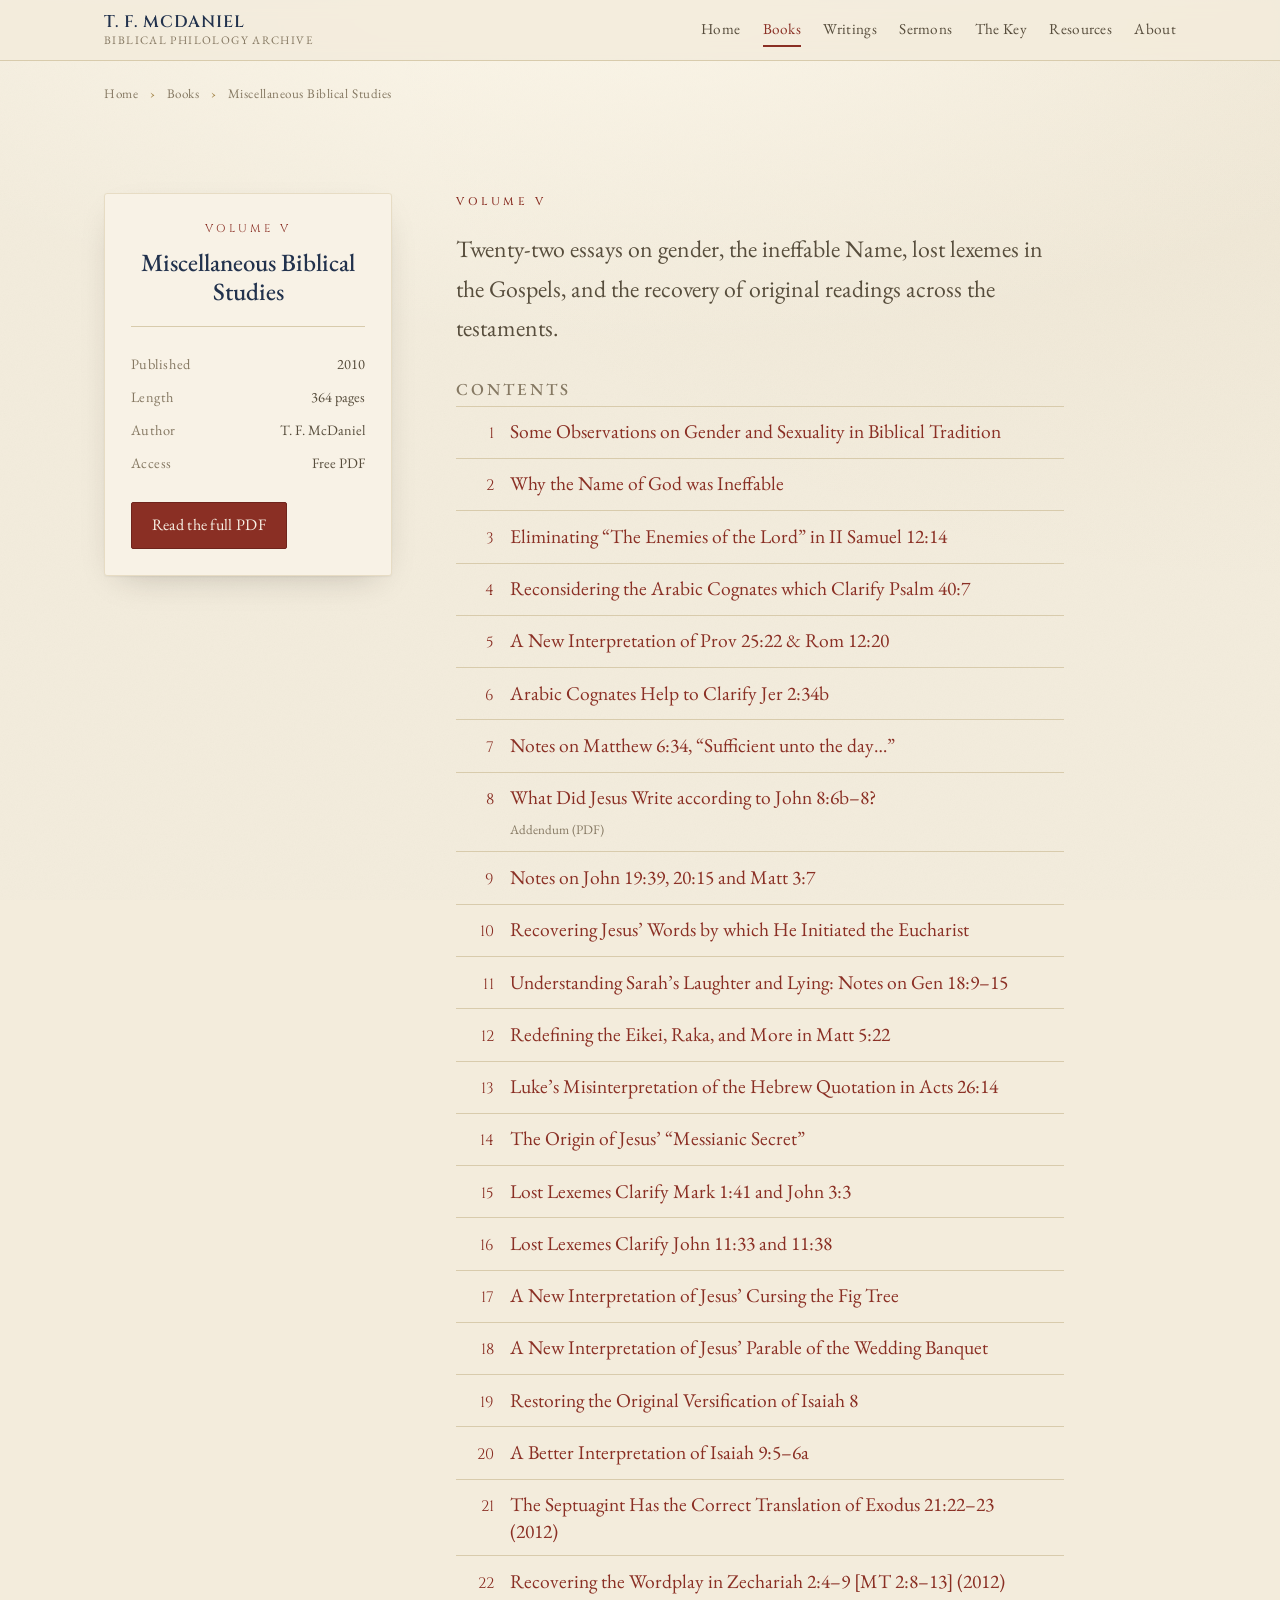
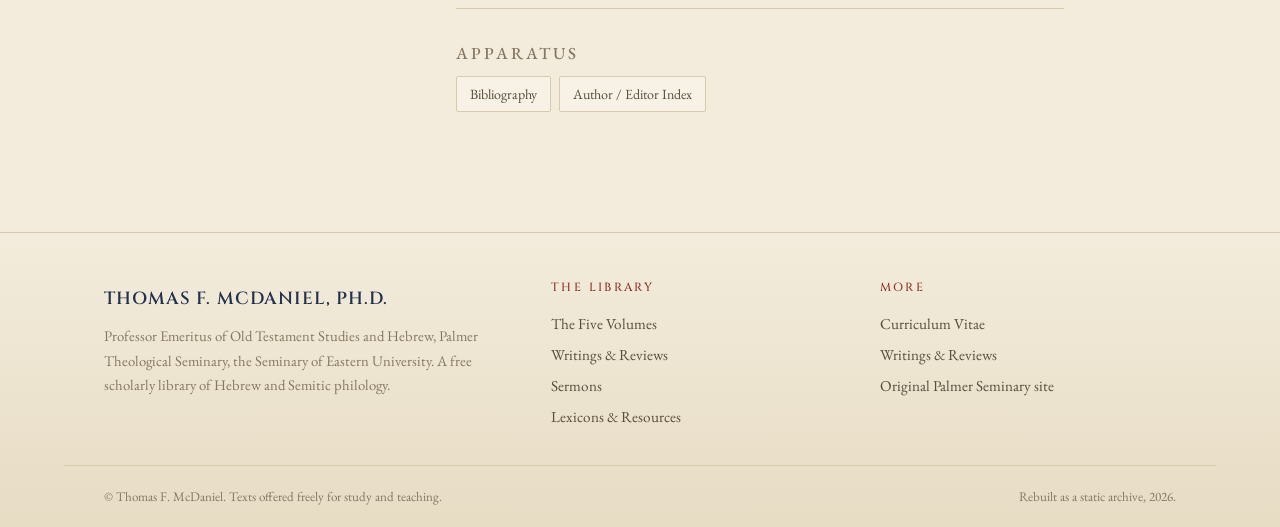
<file: books/miscellaneous-biblical-studies/index.html>
<!DOCTYPE html>
<html lang="en">
<head>
  <meta charset="utf-8">
  <meta name="viewport" content="width=device-width, initial-scale=1">
  <title>Miscellaneous Biblical Studies — Thomas F. McDaniel</title>
  <meta name="description" content="Twenty-two essays on gender, the ineffable Name, lost lexemes in the Gospels, and the recovery of original readings across the testaments. A free 364-page PDF (2010) by Thomas F. McDaniel.">
  <meta name="author" content="Thomas F. McDaniel, Ph.D.">
  <link rel="canonical" href="https://werth-code.github.io/tmcdaniel/books/miscellaneous-biblical-studies/">
  <meta name="theme-color" content="#f3ecdc">
  <meta property="og:type" content="book">
  <meta property="og:site_name" content="The Thomas F. McDaniel Archive">
  <meta property="og:title" content="Miscellaneous Biblical Studies — Thomas F. McDaniel">
  <meta property="og:description" content="Twenty-two essays on gender, the ineffable Name, lost lexemes in the Gospels, and the recovery of original readings across the testaments. A free 364-page PDF (2010) by Thomas F. McDaniel.">
  <meta property="og:url" content="https://werth-code.github.io/tmcdaniel/books/miscellaneous-biblical-studies/">
  <meta property="og:image" content="https://werth-code.github.io/tmcdaniel/assets/img/mcdaniel-1990.jpg">
  <meta name="twitter:card" content="summary_large_image">
  <meta name="twitter:title" content="Miscellaneous Biblical Studies — Thomas F. McDaniel">
  <meta name="twitter:description" content="Twenty-two essays on gender, the ineffable Name, lost lexemes in the Gospels, and the recovery of original readings across the testaments. A free 364-page PDF (2010) by Thomas F. McDaniel.">
  <meta name="twitter:image" content="https://werth-code.github.io/tmcdaniel/assets/img/mcdaniel-1990.jpg">
  <link rel="preconnect" href="https://fonts.googleapis.com">
  <link rel="preconnect" href="https://fonts.gstatic.com" crossorigin>
  <link rel="stylesheet" href="../../assets/css/site.css?v=5">
  <script type="application/ld+json">[{"@context":"https://schema.org","@type":"Book","name":"Miscellaneous Biblical Studies","author":{"@type":"Person","name":"Thomas F. McDaniel","honorificSuffix":"Ph.D.","jobTitle":"Professor Emeritus of Old Testament Studies and Hebrew","birthDate":"1931-03-01","birthPlace":"Baltimore, Maryland","alumniOf":["University of Richmond","University of Pennsylvania","Johns Hopkins University","Eastern Baptist Theological Seminary"],"worksFor":{"@type":"CollegeOrUniversity","name":"Palmer Theological Seminary, the Seminary of Eastern University"},"knowsAbout":["Hebrew Bible","Old Testament philology","Semitic languages","Aramaic","Syriac","Arabic","Biblical interpretation"],"url":"https://werth-code.github.io/tmcdaniel/about/"},"inLanguage":"en","datePublished":"2010","numberOfPages":364,"bookFormat":"https://schema.org/EBook","isAccessibleForFree":true,"description":"Twenty-two essays on gender, the ineffable Name, lost lexemes in the Gospels, and the recovery of original readings across the testaments.","url":"https://werth-code.github.io/tmcdaniel/books/miscellaneous-biblical-studies/"},{"@context":"https://schema.org","@type":"BreadcrumbList","itemListElement":[{"@type":"ListItem","position":1,"name":"Home","item":"https://werth-code.github.io/tmcdaniel/"},{"@type":"ListItem","position":2,"name":"Books","item":"https://werth-code.github.io/tmcdaniel/books/"},{"@type":"ListItem","position":3,"name":"Miscellaneous Biblical Studies","item":"https://werth-code.github.io/tmcdaniel/books/miscellaneous-biblical-studies/"}]}]</script>
</head>
<body>
  <header class="masthead">
    <div class="wrap masthead__inner">
      <a class="brand" href="../../">
        <span class="brand__name">T. F. McDaniel</span>
        <span class="brand__sub">Biblical Philology Archive</span>
      </a>
      <button class="nav__toggle" aria-expanded="false" aria-controls="nav" onclick="var n=document.getElementById('nav');var o=n.classList.toggle('open');this.setAttribute('aria-expanded',o)">Menu</button>
      <nav class="nav" id="nav" aria-label="Primary">
        <a href="../../">Home</a>
        <a href="../../books/" aria-current="page">Books</a>
        <a href="../../writings/">Writings</a>
        <a href="../../sermons/">Sermons</a>
        <a href="../../key/">The Key</a>
        <a href="../../resources/">Resources</a>
        <a href="../../about/">About</a>
      </nav>
    </div>
  </header>
  <main id="main">
<nav class="wrap crumbs" aria-label="Breadcrumb"><a href="../../">Home</a> <span aria-hidden="true">&rsaquo;</span> <a href="../../books/">Books</a> <span aria-hidden="true">&rsaquo;</span> Miscellaneous Biblical Studies</nav>
  <section class="wrap">
    <div class="book">
      <aside class="book__aside">
        <div class="book__cover">
          <span class="vcard__no">Volume V</span>
          <h1>Miscellaneous Biblical Studies</h1>
          <ul class="book__facts">
            <li><span>Published</span><span>2010</span></li>
            <li><span>Length</span><span>364 pages</span></li>
            <li><span>Author</span><span>T. F. McDaniel</span></li>
            <li><span>Access</span><span>Free PDF</span></li>
          </ul>
          <div class="btn-row" style="margin-top:1.4rem">
            <a class="btn btn--primary" href="../../pdf/Miscellaneous%20Biblical%20Studies.pdf">Read the full PDF</a>
          </div>
        </div>
      </aside>
      <div class="book__intro">
        <p class="eyebrow">Volume V</p>
        <p class="lede">Twenty-two essays on gender, the ineffable Name, lost lexemes in the Gospels, and the recovery of original readings across the testaments.</p>

      <div class="toc">
        <h2>Contents</h2>
        <ul class="toc__list">
        <li class="toc__item">
          <span class="toc__num">1</span>
          <span class="toc__link"><a href="../../pdf/MBS_1_Gender.pdf">Some Observations on Gender and Sexuality in Biblical Tradition</a></span>
          <span class="toc__pdf">PDF</span>
        </li>
        <li class="toc__item">
          <span class="toc__num">2</span>
          <span class="toc__link"><a href="../../pdf/MSB_2_Ineffable.pdf">Why the Name of God was Ineffable</a></span>
          <span class="toc__pdf">PDF</span>
        </li>
        <li class="toc__item">
          <span class="toc__num">3</span>
          <span class="toc__link"><a href="../../pdf/MSB_3_II%20SAMUEL%2012.pdf">Eliminating “The Enemies of the Lord” in II Samuel 12:14</a></span>
          <span class="toc__pdf">PDF</span>
        </li>
        <li class="toc__item">
          <span class="toc__num">4</span>
          <span class="toc__link"><a href="../../pdf/MBS_4_Psalm40.pdf">Reconsidering the Arabic Cognates which Clarify Psalm 40:7</a></span>
          <span class="toc__pdf">PDF</span>
        </li>
        <li class="toc__item">
          <span class="toc__num">5</span>
          <span class="toc__link"><a href="../../pdf/MBS_5_Prov-n-Rom.pdf">A New Interpretation of Prov 25:22 & Rom 12:20</a></span>
          <span class="toc__pdf">PDF</span>
        </li>
        <li class="toc__item">
          <span class="toc__num">6</span>
          <span class="toc__link"><a href="../../pdf/MBS_6_Jer2-34.pdf">Arabic Cognates Help to Clarify Jer 2:34b</a></span>
          <span class="toc__pdf">PDF</span>
        </li>
        <li class="toc__item">
          <span class="toc__num">7</span>
          <span class="toc__link"><a href="../../pdf/MBS_7_Matt-6.pdf">Notes on Matthew 6:34, “Sufficient unto the day…”</a></span>
          <span class="toc__pdf">PDF</span>
        </li>
        <li class="toc__item">
          <span class="toc__num">8</span>
          <span class="toc__link"><a href="../../pdf/MBS_8_John_8_6-8.pdf">What Did Jesus Write according to John 8:6b–8?</a><span class="toc__sub"><a href="../../pdf/ADDENDUM_Chapter_8.pdf">Addendum (PDF)</a></span></span>
          <span class="toc__pdf">PDF</span>
        </li>
        <li class="toc__item">
          <span class="toc__num">9</span>
          <span class="toc__link"><a href="../../pdf/MBS_9_JOHN_19-39.pdf">Notes on John 19:39, 20:15 and Matt 3:7</a></span>
          <span class="toc__pdf">PDF</span>
        </li>
        <li class="toc__item">
          <span class="toc__num">10</span>
          <span class="toc__link"><a href="../../pdf/MBS_10_Eucharist.pdf">Recovering Jesus’ Words by which He Initiated the Eucharist</a></span>
          <span class="toc__pdf">PDF</span>
        </li>
        <li class="toc__item">
          <span class="toc__num">11</span>
          <span class="toc__link"><a href="../../pdf/MBS_11_Sarah_Laugh.pdf">Understanding Sarah’s Laughter and Lying: Notes on Gen 18:9–15</a></span>
          <span class="toc__pdf">PDF</span>
        </li>
        <li class="toc__item">
          <span class="toc__num">12</span>
          <span class="toc__link"><a href="../../pdf/MBS_12_MATTHEW_5-22.pdf">Redefining the Eikei, Raka, and More in Matt 5:22</a></span>
          <span class="toc__pdf">PDF</span>
        </li>
        <li class="toc__item">
          <span class="toc__num">13</span>
          <span class="toc__link"><a href="../../pdf/MBS_13_Acts26-14.pdf">Luke’s Misinterpretation of the Hebrew Quotation in Acts 26:14</a></span>
          <span class="toc__pdf">PDF</span>
        </li>
        <li class="toc__item">
          <span class="toc__num">14</span>
          <span class="toc__link"><a href="../../pdf/MBS_14_pp219-244.pdf">The Origin of Jesus’ “Messianic Secret”</a></span>
          <span class="toc__pdf">PDF</span>
        </li>
        <li class="toc__item">
          <span class="toc__num">15</span>
          <span class="toc__link"><a href="../../pdf/MBS_15_Mark1-41%26John3-3.pdf">Lost Lexemes Clarify Mark 1:41 and John 3:3</a></span>
          <span class="toc__pdf">PDF</span>
        </li>
        <li class="toc__item">
          <span class="toc__num">16</span>
          <span class="toc__link"><a href="../../pdf/John%2011_Lost-Lexemes_256ff.pdf">Lost Lexemes Clarify John 11:33 and 11:38</a></span>
          <span class="toc__pdf">PDF</span>
        </li>
        <li class="toc__item">
          <span class="toc__num">17</span>
          <span class="toc__link"><a href="../../pdf/MBS_Chapter_17.pdf">A New Interpretation of Jesus’ Cursing the Fig Tree</a></span>
          <span class="toc__pdf">PDF</span>
        </li>
        <li class="toc__item">
          <span class="toc__num">18</span>
          <span class="toc__link"><a href="../../pdf/MBS_18_Matt22_287-304.pdf">A New Interpretation of Jesus’ Parable of the Wedding Banquet</a></span>
          <span class="toc__pdf">PDF</span>
        </li>
        <li class="toc__item">
          <span class="toc__num">19</span>
          <span class="toc__link"><a href="../../pdf/Isaiah_8_304-314.pdf">Restoring the Original Versification of Isaiah 8</a></span>
          <span class="toc__pdf">PDF</span>
        </li>
        <li class="toc__item">
          <span class="toc__num">20</span>
          <span class="toc__link"><a href="../../pdf/Isaiah%209_Names_315-320.pdf">A Better Interpretation of Isaiah 9:5–6a</a></span>
          <span class="toc__pdf">PDF</span>
        </li>
        <li class="toc__item">
          <span class="toc__num">21</span>
          <span class="toc__link"><a href="../../pdf/New%20Vol%205_XXI.pdf">The Septuagint Has the Correct Translation of Exodus 21:22–23 (2012)</a></span>
          <span class="toc__pdf">PDF</span>
        </li>
        <li class="toc__item">
          <span class="toc__num">22</span>
          <span class="toc__link"><a href="../../pdf/New%20Vol%205_XXII.pdf">Recovering the Wordplay in Zechariah 2:4–9 [MT 2:8–13] (2012)</a></span>
          <span class="toc__pdf">PDF</span>
        </li>
        </ul>
      </div>
      <div class="apparatus">
        <h2>Apparatus</h2>
        <div class="chiplist">
          <a class="chip" href="../../pdf/MBS_BIBLIOGRAPHY_1-19page1ff.pdf">Bibliography</a>
          <a class="chip" href="../../pdf/MBS_Author_Index.pdf">Author / Editor Index</a>
        </div>
      </div>
      </div>
    </div>
  </section>
  </main>
  <footer class="foot">
    <div class="wrap foot__inner">
      <div class="foot__brand">
        <span class="brand__name">Thomas F. McDaniel, Ph.D.</span>
        <p class="muted" style="margin:.6rem 0 0;font-size:.92rem">Professor Emeritus of Old Testament Studies and Hebrew, Palmer Theological Seminary, the Seminary of Eastern University. A free scholarly library of Hebrew and Semitic philology.</p>
      </div>
      <div>
        <h4>The Library</h4>
        <a href="../../books/">The Five Volumes</a>
        <a href="../../writings/">Writings &amp; Reviews</a>
        <a href="../../sermons/">Sermons</a>
        <a href="../../resources/">Lexicons &amp; Resources</a>
      </div>
      <div>
        <h4>More</h4>
        <a href="../../about/">Curriculum Vitae</a>
        <a href="../../writings/">Writings &amp; Reviews</a>
        <a href="https://tmcdaniel.palmerseminary.edu" rel="nofollow">Original Palmer Seminary site</a>
      </div>
    </div>
    <div class="wrap foot__legal">
      <span>&copy; Thomas F. McDaniel. Texts offered freely for study and teaching.</span>
      <span>Rebuilt as a static archive, 2026.</span>
    </div>
  </footer>
</body>
</html>
</file>
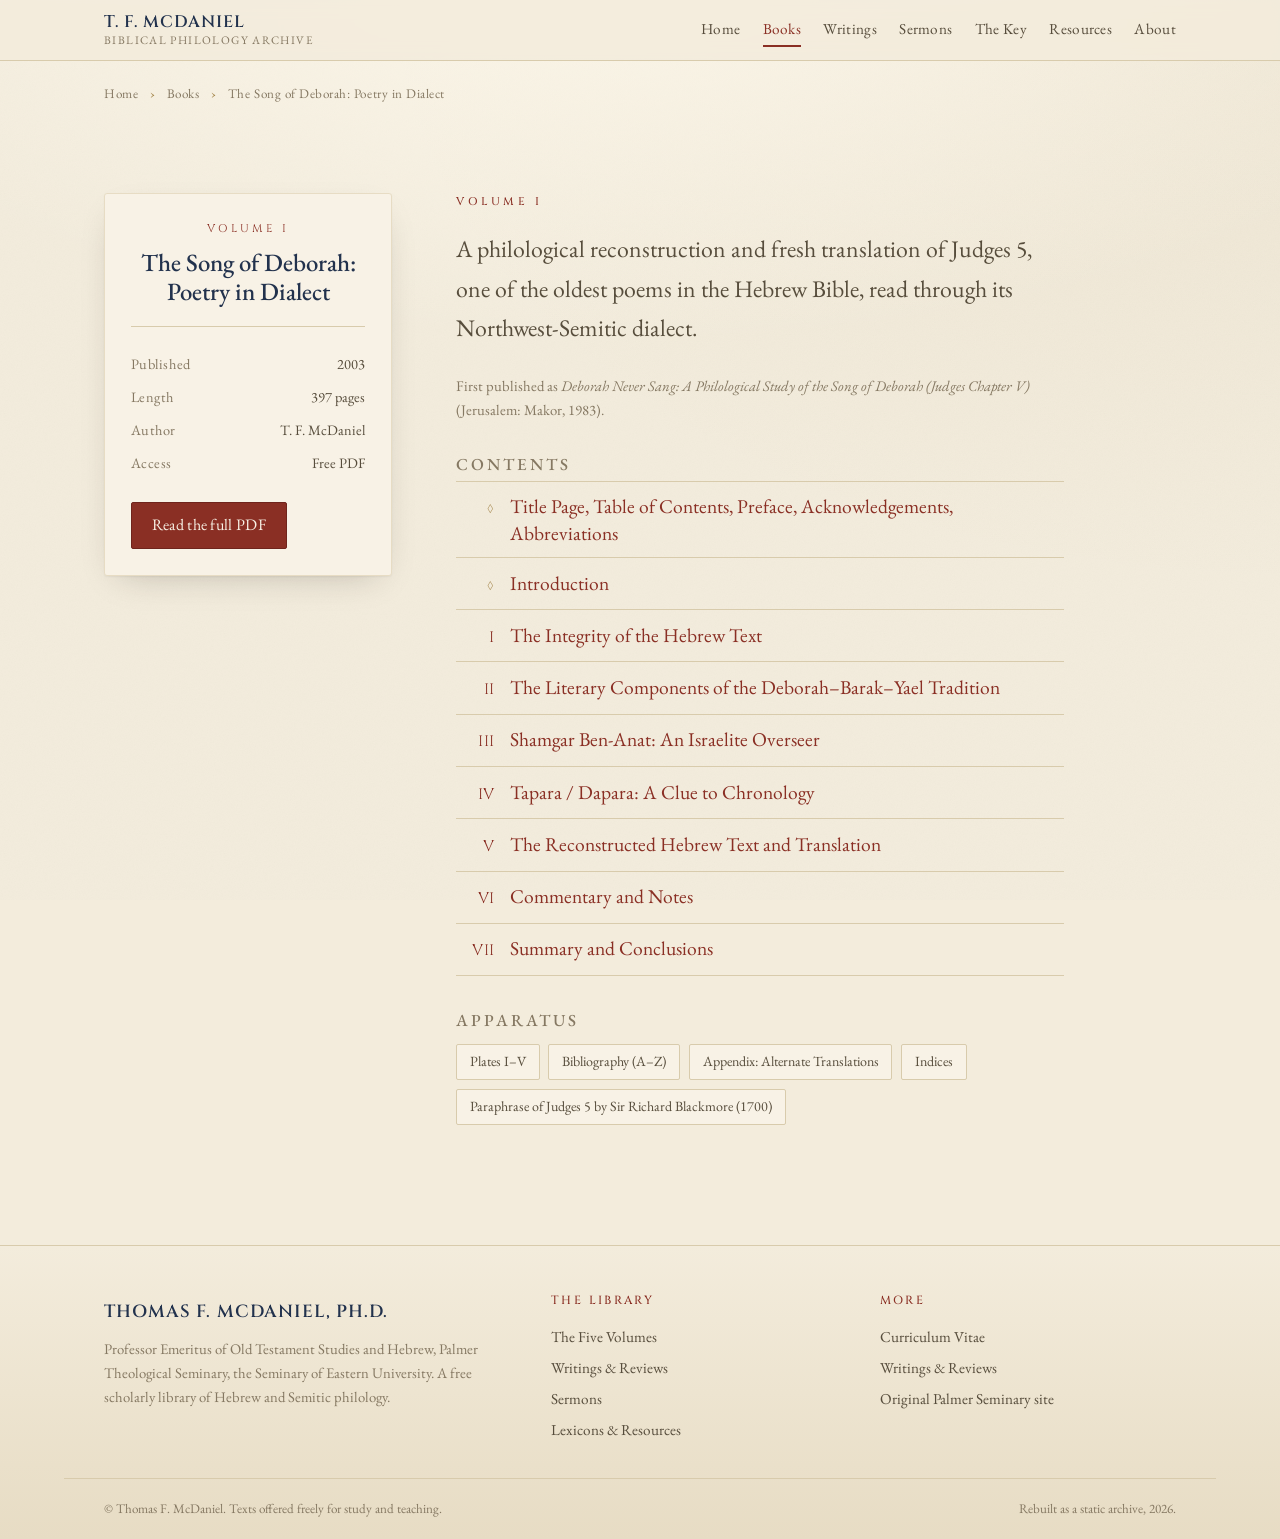
<file: books/song-of-deborah/index.html>
<!DOCTYPE html>
<html lang="en">
<head>
  <meta charset="utf-8">
  <meta name="viewport" content="width=device-width, initial-scale=1">
  <title>The Song of Deborah: Poetry in Dialect — Thomas F. McDaniel</title>
  <meta name="description" content="A philological reconstruction and fresh translation of Judges 5, one of the oldest poems in the Hebrew Bible, read through its Northwest-Semitic dialect. A free 397-page PDF (2003) by Thomas F. McDaniel.">
  <meta name="author" content="Thomas F. McDaniel, Ph.D.">
  <link rel="canonical" href="https://werth-code.github.io/tmcdaniel/books/song-of-deborah/">
  <meta name="theme-color" content="#f3ecdc">
  <meta property="og:type" content="book">
  <meta property="og:site_name" content="The Thomas F. McDaniel Archive">
  <meta property="og:title" content="The Song of Deborah: Poetry in Dialect — Thomas F. McDaniel">
  <meta property="og:description" content="A philological reconstruction and fresh translation of Judges 5, one of the oldest poems in the Hebrew Bible, read through its Northwest-Semitic dialect. A free 397-page PDF (2003) by Thomas F. McDaniel.">
  <meta property="og:url" content="https://werth-code.github.io/tmcdaniel/books/song-of-deborah/">
  <meta property="og:image" content="https://werth-code.github.io/tmcdaniel/assets/img/mcdaniel-1990.jpg">
  <meta name="twitter:card" content="summary_large_image">
  <meta name="twitter:title" content="The Song of Deborah: Poetry in Dialect — Thomas F. McDaniel">
  <meta name="twitter:description" content="A philological reconstruction and fresh translation of Judges 5, one of the oldest poems in the Hebrew Bible, read through its Northwest-Semitic dialect. A free 397-page PDF (2003) by Thomas F. McDaniel.">
  <meta name="twitter:image" content="https://werth-code.github.io/tmcdaniel/assets/img/mcdaniel-1990.jpg">
  <link rel="preconnect" href="https://fonts.googleapis.com">
  <link rel="preconnect" href="https://fonts.gstatic.com" crossorigin>
  <link rel="stylesheet" href="../../assets/css/site.css?v=5">
  <script type="application/ld+json">[{"@context":"https://schema.org","@type":"Book","name":"The Song of Deborah: Poetry in Dialect","author":{"@type":"Person","name":"Thomas F. McDaniel","honorificSuffix":"Ph.D.","jobTitle":"Professor Emeritus of Old Testament Studies and Hebrew","birthDate":"1931-03-01","birthPlace":"Baltimore, Maryland","alumniOf":["University of Richmond","University of Pennsylvania","Johns Hopkins University","Eastern Baptist Theological Seminary"],"worksFor":{"@type":"CollegeOrUniversity","name":"Palmer Theological Seminary, the Seminary of Eastern University"},"knowsAbout":["Hebrew Bible","Old Testament philology","Semitic languages","Aramaic","Syriac","Arabic","Biblical interpretation"],"url":"https://werth-code.github.io/tmcdaniel/about/"},"inLanguage":"en","datePublished":"2003","numberOfPages":397,"bookFormat":"https://schema.org/EBook","isAccessibleForFree":true,"description":"A philological reconstruction and fresh translation of Judges 5, one of the oldest poems in the Hebrew Bible, read through its Northwest-Semitic dialect.","url":"https://werth-code.github.io/tmcdaniel/books/song-of-deborah/"},{"@context":"https://schema.org","@type":"BreadcrumbList","itemListElement":[{"@type":"ListItem","position":1,"name":"Home","item":"https://werth-code.github.io/tmcdaniel/"},{"@type":"ListItem","position":2,"name":"Books","item":"https://werth-code.github.io/tmcdaniel/books/"},{"@type":"ListItem","position":3,"name":"The Song of Deborah: Poetry in Dialect","item":"https://werth-code.github.io/tmcdaniel/books/song-of-deborah/"}]}]</script>
</head>
<body>
  <header class="masthead">
    <div class="wrap masthead__inner">
      <a class="brand" href="../../">
        <span class="brand__name">T. F. McDaniel</span>
        <span class="brand__sub">Biblical Philology Archive</span>
      </a>
      <button class="nav__toggle" aria-expanded="false" aria-controls="nav" onclick="var n=document.getElementById('nav');var o=n.classList.toggle('open');this.setAttribute('aria-expanded',o)">Menu</button>
      <nav class="nav" id="nav" aria-label="Primary">
        <a href="../../">Home</a>
        <a href="../../books/" aria-current="page">Books</a>
        <a href="../../writings/">Writings</a>
        <a href="../../sermons/">Sermons</a>
        <a href="../../key/">The Key</a>
        <a href="../../resources/">Resources</a>
        <a href="../../about/">About</a>
      </nav>
    </div>
  </header>
  <main id="main">
<nav class="wrap crumbs" aria-label="Breadcrumb"><a href="../../">Home</a> <span aria-hidden="true">&rsaquo;</span> <a href="../../books/">Books</a> <span aria-hidden="true">&rsaquo;</span> The Song of Deborah: Poetry in Dialect</nav>
  <section class="wrap">
    <div class="book">
      <aside class="book__aside">
        <div class="book__cover">
          <span class="vcard__no">Volume I</span>
          <h1>The Song of Deborah: Poetry in Dialect</h1>
          <ul class="book__facts">
            <li><span>Published</span><span>2003</span></li>
            <li><span>Length</span><span>397 pages</span></li>
            <li><span>Author</span><span>T. F. McDaniel</span></li>
            <li><span>Access</span><span>Free PDF</span></li>
          </ul>
          <div class="btn-row" style="margin-top:1.4rem">
            <a class="btn btn--primary" href="../../pdf/The%20Song%20of%20Deborah%20Poetry%20in%20Dialect.pdf">Read the full PDF</a>
          </div>
        </div>
      </aside>
      <div class="book__intro">
        <p class="eyebrow">Volume I</p>
        <p class="lede">A philological reconstruction and fresh translation of Judges 5, one of the oldest poems in the Hebrew Bible, read through its Northwest-Semitic dialect.</p>
<p class="muted" style="font-size:.92rem;margin-top:1.4rem">First published as <em>Deborah Never Sang: A Philological Study of the Song of Deborah (Judges Chapter V)</em> (Jerusalem: Makor, 1983).</p>
      <div class="toc">
        <h2>Contents</h2>
        <ul class="toc__list">
        <li class="toc__item is-front">
          <span class="toc__num">&loz;</span>
          <span class="toc__link"><a href="../../pdf/Deborah_TP-Abbrev.pdf">Title Page, Table of Contents, Preface, Acknowledgements, Abbreviations</a></span>
          <span class="toc__pdf">PDF</span>
        </li>
        <li class="toc__item is-front">
          <span class="toc__num">&loz;</span>
          <span class="toc__link"><a href="../../pdf/Deborah_Introduction.pdf">Introduction</a></span>
          <span class="toc__pdf">PDF</span>
        </li>
        <li class="toc__item">
          <span class="toc__num">I</span>
          <span class="toc__link"><a href="../../pdf/Deborah_Chapter_1.pdf">The Integrity of the Hebrew Text</a></span>
          <span class="toc__pdf">PDF</span>
        </li>
        <li class="toc__item">
          <span class="toc__num">II</span>
          <span class="toc__link"><a href="../../pdf/2Chapter.pdf">The Literary Components of the Deborah–Barak–Yael Tradition</a></span>
          <span class="toc__pdf">PDF</span>
        </li>
        <li class="toc__item">
          <span class="toc__num">III</span>
          <span class="toc__link"><a href="../../pdf/3Chapter.pdf">Shamgar Ben-Anat: An Israelite Overseer</a></span>
          <span class="toc__pdf">PDF</span>
        </li>
        <li class="toc__item">
          <span class="toc__num">IV</span>
          <span class="toc__link"><a href="../../pdf/4Chapter.pdf">Tapara / Dapara: A Clue to Chronology</a></span>
          <span class="toc__pdf">PDF</span>
        </li>
        <li class="toc__item">
          <span class="toc__num">V</span>
          <span class="toc__link"><a href="../../pdf/5Chapter.pdf">The Reconstructed Hebrew Text and Translation</a></span>
          <span class="toc__pdf">PDF</span>
        </li>
        <li class="toc__item">
          <span class="toc__num">VI</span>
          <span class="toc__link"><a href="../../pdf/6Chapter.pdf">Commentary and Notes</a></span>
          <span class="toc__pdf">PDF</span>
        </li>
        <li class="toc__item">
          <span class="toc__num">VII</span>
          <span class="toc__link"><a href="../../pdf/7Chapter.pdf">Summary and Conclusions</a></span>
          <span class="toc__pdf">PDF</span>
        </li>
        </ul>
      </div>
      <div class="apparatus">
        <h2>Apparatus</h2>
        <div class="chiplist">
          <a class="chip" href="../../pdf/8Plates.pdf">Plates I–V</a>
          <a class="chip" href="../../pdf/9Bibliography.pdf">Bibliography (A–Z)</a>
          <a class="chip" href="../../pdf/10Appendix-Translations.pdf">Appendix: Alternate Translations</a>
          <a class="chip" href="../../pdf/11Appendix-Index.pdf">Indices</a>
          <a class="chip" href="../../pdf/1700SOD.pdf">Paraphrase of Judges 5 by Sir Richard Blackmore (1700)</a>
        </div>
      </div>
      </div>
    </div>
  </section>
  </main>
  <footer class="foot">
    <div class="wrap foot__inner">
      <div class="foot__brand">
        <span class="brand__name">Thomas F. McDaniel, Ph.D.</span>
        <p class="muted" style="margin:.6rem 0 0;font-size:.92rem">Professor Emeritus of Old Testament Studies and Hebrew, Palmer Theological Seminary, the Seminary of Eastern University. A free scholarly library of Hebrew and Semitic philology.</p>
      </div>
      <div>
        <h4>The Library</h4>
        <a href="../../books/">The Five Volumes</a>
        <a href="../../writings/">Writings &amp; Reviews</a>
        <a href="../../sermons/">Sermons</a>
        <a href="../../resources/">Lexicons &amp; Resources</a>
      </div>
      <div>
        <h4>More</h4>
        <a href="../../about/">Curriculum Vitae</a>
        <a href="../../writings/">Writings &amp; Reviews</a>
        <a href="https://tmcdaniel.palmerseminary.edu" rel="nofollow">Original Palmer Seminary site</a>
      </div>
    </div>
    <div class="wrap foot__legal">
      <span>&copy; Thomas F. McDaniel. Texts offered freely for study and teaching.</span>
      <span>Rebuilt as a static archive, 2026.</span>
    </div>
  </footer>
</body>
</html>
</file>
<file: assets/css/site.css>
/* ============================================================================
   The Thomas F. McDaniel Archive — "scholar's manuscript"
   Parchment ground · Cinzel inscriptional caps · EB Garamond reading face
   Oxblood rubrication · antique-gold hairlines
   ========================================================================== */

@import url('https://fonts.googleapis.com/css2?family=Cinzel:wght@400;500;600&family=EB+Garamond:ital,wght@0,400;0,500;0,600;1,400;1,500&display=swap');

:root{
  --paper:#f3ecdc;          /* aged parchment ground            */
  --paper-2:#f8f2e6;        /* lighter card surface             */
  --paper-edge:#e7dcc4;     /* subtle panel / border fill       */
  --ink:#262119;            /* warm near-black body text        */
  --ink-soft:#574d3c;       /* secondary text                   */
  --ink-faint:#857862;      /* meta / captions                  */
  --indigo:#22324d;         /* iron-gall ink — headings/masthead*/
  --indigo-deep:#1a2740;
  --rubric:#8a2f24;         /* oxblood — links, marks, accents  */
  --rubric-deep:#6f241c;
  --gold:#9c7b3c;           /* antique gold — hairlines/details */
  --gold-soft:#bfa066;
  --rule:#d8cbac;           /* hairline color                   */

  --measure:38rem;          /* reading width                    */
  --shadow:0 1px 2px rgba(38,33,25,.06), 0 12px 34px -16px rgba(38,33,25,.28);
  --shadow-lift:0 2px 4px rgba(38,33,25,.08), 0 22px 48px -18px rgba(38,33,25,.38);

  --serif:'EB Garamond', Georgia, 'Times New Roman', serif;
  --display:'Cinzel', 'EB Garamond', Georgia, serif;
}

/* ---- reset ---------------------------------------------------------------- */
*,*::before,*::after{box-sizing:border-box}
html{-webkit-text-size-adjust:100%}
body{
  margin:0;
  font-family:var(--serif);
  font-size:clamp(1.06rem,.98rem + .35vw,1.22rem);
  line-height:1.66;
  color:var(--ink);
  background-color:var(--paper);
  /* layered atmosphere: warm vignette + faint paper grain */
  background-image:
    radial-gradient(120% 80% at 50% -10%, rgba(255,250,238,.85), rgba(243,236,220,0) 60%),
    radial-gradient(130% 120% at 100% 0%, rgba(156,123,60,.06), rgba(243,236,220,0) 55%),
    url("data:image/svg+xml,%3Csvg xmlns='http://www.w3.org/2000/svg' width='220' height='220'%3E%3Cfilter id='n'%3E%3CfeTurbulence type='fractalNoise' baseFrequency='0.85' numOctaves='2' stitchTiles='stitch'/%3E%3CfeColorMatrix type='saturate' values='0'/%3E%3C/filter%3E%3Crect width='100%25' height='100%25' filter='url(%23n)' opacity='0.045'/%3E%3C/svg%3E");
  background-attachment:fixed,fixed,fixed;
  text-rendering:optimizeLegibility;
  -webkit-font-smoothing:antialiased;
  overflow-wrap:break-word;
}
img{max-width:100%;height:auto;display:block}
a{color:var(--rubric);text-decoration:none}

/* ---- typographic rhythm -------------------------------------------------- */
h1,h2,h3,h4{font-weight:500;line-height:1.16;color:var(--indigo);margin:0 0 .4em}
h2,h3,h4{font-family:var(--serif)}
p{margin:0 0 1.1em}
em,i{font-style:italic}

.eyebrow{
  font-family:var(--display);
  font-weight:500;
  text-transform:uppercase;
  letter-spacing:.32em;
  font-size:.7rem;
  color:var(--rubric);
  margin:0 0 1.1rem;
}
.lede{font-size:1.16em;color:var(--ink-soft)}
.muted{color:var(--ink-faint)}

/* hebrew/greek inline runs keep a comfortable size */
.script{font-size:1.05em}

/* ---- layout -------------------------------------------------------------- */
.wrap{width:100%;max-width:72rem;margin:0 auto;padding-left:clamp(1.1rem,4vw,2.5rem);padding-right:clamp(1.1rem,4vw,2.5rem)}
.narrow{max-width:52rem}
section{padding-top:clamp(3rem,7vw,5.5rem);padding-bottom:clamp(3rem,7vw,5.5rem)}
.rule{border:0;height:1px;background:var(--rule);margin:0}
.section-head{margin-bottom:2.2rem}
.section-head h2{font-size:clamp(1.7rem,1.3rem + 1.6vw,2.5rem)}

/* ornamental divider (gold diamond between rules) */
.ornament{display:flex;align-items:center;gap:1rem;color:var(--gold);margin:0 auto}
.ornament::before,.ornament::after{content:"";height:1px;background:var(--rule);flex:1}
.ornament span{font-size:.8rem;letter-spacing:.2em}

/* ---- masthead / nav ------------------------------------------------------ */
.masthead{
  position:sticky;top:0;z-index:40;
  background:rgba(243,236,220,.86);
  backdrop-filter:saturate(140%) blur(8px);
  -webkit-backdrop-filter:saturate(140%) blur(8px);
  border-bottom:1px solid var(--rule);
}
.masthead__inner{display:flex;align-items:center;justify-content:space-between;gap:1.2rem;padding-top:.85rem;padding-bottom:.85rem}
.brand{display:flex;flex-direction:column;line-height:1.05;color:var(--indigo)}
.brand__name{font-family:var(--display);font-weight:600;letter-spacing:.06em;font-size:1.04rem;text-transform:uppercase}
.brand__sub{font-size:.72rem;letter-spacing:.12em;color:var(--ink-faint);text-transform:uppercase;margin-top:.2rem}
.nav{display:flex;align-items:center;gap:1.4rem}
.nav a{
  color:var(--ink-soft);font-size:.95rem;letter-spacing:.02em;
  padding:.15rem 0;position:relative;
}
.nav a::after{
  content:"";position:absolute;left:0;right:100%;bottom:-2px;height:1.5px;
  background:var(--rubric);transition:right .28s ease;
}
.nav a:hover,.nav a[aria-current="page"]{color:var(--rubric)}
.nav a:hover::after,.nav a[aria-current="page"]::after{right:0}
.nav__toggle{display:none}

/* ---- hero ---------------------------------------------------------------- */
.hero{position:relative;padding-top:clamp(3rem,8vw,6.5rem);padding-bottom:clamp(2.5rem,6vw,4rem)}
.hero__grid{display:grid;grid-template-columns:1.5fr .9fr;gap:clamp(2rem,5vw,4rem);align-items:center}
.hero h1{
  font-family:var(--display);font-weight:600;
  font-size:clamp(2.2rem,1.4rem + 4vw,4.1rem);
  letter-spacing:.01em;line-height:1.04;color:var(--indigo-deep);
  margin:0 0 .5em;
}
.hero h1 .sm{display:block;font-size:.34em;letter-spacing:.34em;color:var(--rubric);margin-bottom:.9rem;text-transform:uppercase}
.hero__role{font-size:1.18em;color:var(--ink-soft);font-style:italic;margin-bottom:1.4rem}
.hero__portrait{position:relative}
.hero__portrait img{
  width:100%;border-radius:2px;
  box-shadow:var(--shadow-lift);
  filter:sepia(.12) saturate(.92);
  border:1px solid var(--paper-edge);
}
.hero__portrait figcaption{font-size:.78rem;color:var(--ink-faint);text-align:center;margin-top:.6rem;letter-spacing:.04em}
.hero__frame{position:absolute;inset:-.7rem;border:1px solid var(--gold-soft);border-radius:3px;pointer-events:none;opacity:.6}

/* video embed (retirement interview) */
.video{position:relative;max-width:52rem;margin:1rem auto 0}
.video__frame{position:relative;padding-top:56.25%;border:1px solid var(--paper-edge);border-radius:3px;overflow:hidden;box-shadow:var(--shadow-lift);background:#100c08}
.video__frame iframe{position:absolute;inset:0;width:100%;height:100%;border:0}
.video__edge{position:absolute;inset:-.7rem;border:1px solid var(--gold-soft);border-radius:4px;pointer-events:none;opacity:.55}
.video figcaption{font-size:.84rem;color:var(--ink-faint);text-align:center;margin-top:1rem;letter-spacing:.02em}

/* multiscript banner */
.scripts{display:flex;flex-wrap:wrap;gap:1.4rem 2rem;align-items:center;justify-content:center;padding:1.4rem 0;opacity:.9}
.scripts img{height:1.5rem;width:auto;opacity:.78;filter:sepia(.3) brightness(.4) saturate(1.6)}

/* ---- buttons ------------------------------------------------------------- */
.btn{
  display:inline-flex;align-items:center;gap:.5rem;
  font-family:var(--serif);font-size:1rem;letter-spacing:.02em;
  padding:.6rem 1.25rem;border-radius:2px;cursor:pointer;
  transition:transform .18s ease, background .2s ease, color .2s ease, box-shadow .2s ease;
}
.btn--primary{background:var(--rubric);color:#f8f2e6;border:1px solid var(--rubric-deep)}
.btn--primary:hover{background:var(--rubric-deep);transform:translateY(-1px);box-shadow:var(--shadow)}
.btn--ghost{background:transparent;color:var(--indigo);border:1px solid var(--rule)}
.btn--ghost:hover{border-color:var(--rubric);color:var(--rubric)}
.btn--sm{padding:.4rem .85rem;font-size:.9rem}
.btn-row{display:flex;flex-wrap:wrap;gap:.7rem;margin-top:1.5rem}

/* inline read link with drawn underline */
.ilink{color:var(--rubric);background-image:linear-gradient(var(--gold-soft),var(--gold-soft));background-size:0 1px;background-position:0 100%;background-repeat:no-repeat;transition:background-size .3s ease}
.ilink:hover{background-size:100% 1px}

/* ---- volumes grid -------------------------------------------------------- */
.volumes{display:grid;grid-template-columns:repeat(auto-fill,minmax(17rem,1fr));gap:1.4rem}
.vcard{
  position:relative;display:flex;flex-direction:column;
  background:var(--paper-2);border:1px solid var(--paper-edge);border-radius:3px;
  padding:1.6rem 1.5rem 1.4rem;box-shadow:var(--shadow);
  transition:transform .22s ease, box-shadow .22s ease, border-color .22s ease;
  overflow:hidden;
}
.vcard::before{content:"";position:absolute;left:0;top:0;bottom:0;width:4px;background:linear-gradient(var(--rubric),var(--rubric-deep))}
.vcard:hover{transform:translateY(-3px);box-shadow:var(--shadow-lift);border-color:var(--gold-soft)}
.vcard__no{font-family:var(--display);font-size:.7rem;letter-spacing:.3em;text-transform:uppercase;color:var(--rubric)}
.vcard__title{font-size:1.32rem;line-height:1.18;margin:.5rem 0 .4rem;color:var(--indigo)}
.vcard__meta{font-size:.82rem;color:var(--ink-faint);letter-spacing:.04em;margin-bottom:.8rem}
.vcard__blurb{font-size:.98rem;color:var(--ink-soft);margin-bottom:1.1rem;flex:1}
.vcard__links{display:flex;gap:.5rem;flex-wrap:wrap}

/* ---- book page ----------------------------------------------------------- */
.book{display:grid;grid-template-columns:18rem 1fr;gap:clamp(2rem,5vw,4rem);align-items:start}
.book__aside{position:sticky;top:5.2rem}
.book__cover{background:var(--paper-2);border:1px solid var(--paper-edge);border-radius:3px;padding:1.6rem;box-shadow:var(--shadow);text-align:center}
.book__cover .vcard__no{display:block;margin-bottom:.6rem}
.book__cover h1{font-size:1.55rem;color:var(--indigo)}
.book__facts{list-style:none;margin:1.3rem 0 0;padding:1.3rem 0 0;border-top:1px solid var(--rule);font-size:.9rem}
.book__facts li{display:flex;justify-content:space-between;gap:1rem;padding:.28rem 0;color:var(--ink-soft)}
.book__facts li span:first-child{color:var(--ink-faint);letter-spacing:.04em}
.book__intro{max-width:var(--measure)}
.book__intro .lede{font-size:1.22em}

/* table of contents */
.toc{margin-top:2rem}
.toc h2{font-size:1.05rem;text-transform:uppercase;letter-spacing:.18em;color:var(--ink-faint);font-weight:500;margin-bottom:.4rem}
.toc__list{list-style:none;margin:0;padding:0;border-top:1px solid var(--rule)}
.toc__item{display:flex;align-items:baseline;gap:1rem;padding:.72rem 0;border-bottom:1px solid var(--rule);transition:padding-left .2s ease}
.toc__item:hover{padding-left:.4rem}
.toc__num{flex:0 0 2.4rem;font-family:var(--display);color:var(--rubric);font-size:.95rem;text-align:right;letter-spacing:.02em}
.toc__item.is-front .toc__num{color:var(--gold);font-size:.78rem}
.toc__link{color:var(--ink);flex:1;line-height:1.35}
.toc__link:hover{color:var(--rubric)}
.toc__sub{display:block;margin-top:.2rem}
.toc__sub a{font-size:.82rem;color:var(--ink-faint);margin-right:.9rem}
.toc__sub a:hover{color:var(--rubric)}
.toc__pdf{flex:0 0 auto;font-size:.74rem;letter-spacing:.12em;text-transform:uppercase;color:var(--ink-faint);opacity:0;transition:opacity .2s ease}
.toc__item:hover .toc__pdf{opacity:1}

/* generic apparatus list (bibliographies, indices, extras) */
.apparatus{margin-top:2.2rem}
.apparatus h2{font-size:1.05rem;text-transform:uppercase;letter-spacing:.18em;color:var(--ink-faint);font-weight:500}
.chiplist{display:flex;flex-wrap:wrap;gap:.55rem;margin-top:.8rem}
.chip{display:inline-flex;align-items:center;gap:.4rem;font-size:.88rem;padding:.34rem .8rem;border:1px solid var(--rule);border-radius:2px;background:var(--paper-2);color:var(--ink-soft)}
.chip:hover{border-color:var(--rubric);color:var(--rubric)}

/* ---- chronological / index lists (writings, sermons) --------------------- */
.entries{list-style:none;margin:0;padding:0;max-width:54rem}
.entry{display:grid;grid-template-columns:5rem 1fr;gap:1.4rem;padding:1rem 0;border-bottom:1px solid var(--rule);align-items:baseline}
.entry__year{font-family:var(--display);color:var(--rubric);font-size:.92rem;letter-spacing:.06em}
.entry__title{color:var(--ink);line-height:1.4}
.entry__title a{color:var(--ink)}
.entry__title a:hover{color:var(--rubric)}
.entry__where{display:block;color:var(--ink-faint);font-size:.9rem;font-style:italic;margin-top:.15rem}
.tag{display:inline-block;font-size:.66rem;letter-spacing:.14em;text-transform:uppercase;color:var(--ink-faint);border:1px solid var(--rule);border-radius:2px;padding:.05rem .4rem;margin-left:.5rem;vertical-align:.08em}
.tag--ext{color:var(--gold);border-color:var(--gold-soft)}

/* ---- resources cards ----------------------------------------------------- */
.cards{display:grid;grid-template-columns:repeat(auto-fill,minmax(18rem,1fr));gap:1.2rem}
.rcard{display:block;background:var(--paper-2);border:1px solid var(--paper-edge);border-radius:3px;padding:1.3rem 1.4rem;box-shadow:var(--shadow);transition:transform .2s ease,box-shadow .2s ease,border-color .2s ease}
.rcard:hover{transform:translateY(-2px);box-shadow:var(--shadow-lift);border-color:var(--gold-soft)}
.rcard h3{font-size:1.12rem;color:var(--indigo);margin-bottom:.35rem}
.rcard p{font-size:.92rem;color:var(--ink-soft);margin:0}
.rcard__cue{display:inline-block;margin-top:.7rem;font-size:.74rem;letter-spacing:.14em;text-transform:uppercase;color:var(--rubric)}

/* ---- prose / CV / essay -------------------------------------------------- */
.prose{max-width:var(--measure)}
.prose h2{font-size:1.5rem;margin-top:2.4rem;color:var(--indigo)}
.prose h3{font-size:1.05rem;text-transform:uppercase;letter-spacing:.16em;color:var(--rubric);font-weight:500;margin-top:2.2rem}
.cv-list{list-style:none;margin:.6rem 0 0;padding:0}
.cv-list li{position:relative;padding:.45rem 0 .45rem 1.4rem;border-bottom:1px solid var(--rule);color:var(--ink-soft)}
.cv-list li::before{content:"";position:absolute;left:0;top:1.1rem;width:.4rem;height:.4rem;background:var(--gold);transform:rotate(45deg)}

/* drop-cap rubricated initial */
.dropcap::first-letter{
  font-family:var(--display);font-weight:600;
  float:left;font-size:3.6em;line-height:.74;
  padding:.06em .12em 0 0;color:var(--rubric);
}
.epigraph{border-left:2px solid var(--gold-soft);padding:.2rem 0 .2rem 1.4rem;margin:0 0 2rem;font-style:italic;color:var(--ink-soft)}
.epigraph cite{display:block;font-style:normal;font-family:var(--display);font-size:.74rem;letter-spacing:.2em;text-transform:uppercase;color:var(--rubric);margin-top:.7rem}

/* ---- callout / contact --------------------------------------------------- */
.callout{background:var(--paper-2);border:1px solid var(--paper-edge);border-left:4px solid var(--rubric);border-radius:3px;padding:1.6rem 1.8rem;box-shadow:var(--shadow)}

/* ---- footer -------------------------------------------------------------- */
.foot{border-top:1px solid var(--rule);background:linear-gradient(var(--paper),var(--paper-edge));margin-top:2rem}
.foot__inner{display:grid;grid-template-columns:1.4fr 1fr 1fr;gap:2rem;padding-top:3rem;padding-bottom:2rem}
.foot h4{font-family:var(--display);font-size:.74rem;letter-spacing:.2em;text-transform:uppercase;color:var(--rubric);margin-bottom:.9rem}
.foot a{color:var(--ink-soft);display:block;padding:.18rem 0;font-size:.95rem}
.foot a:hover{color:var(--rubric)}
.foot__brand .brand__name{color:var(--indigo);font-size:1.1rem}
.foot__legal{border-top:1px solid var(--rule);padding-top:1.2rem;padding-bottom:1.2rem;font-size:.82rem;color:var(--ink-faint);display:flex;justify-content:space-between;flex-wrap:wrap;gap:.6rem}

/* ---- breadcrumb ---------------------------------------------------------- */
.crumbs{font-size:.82rem;letter-spacing:.04em;color:var(--ink-faint);padding-top:1.4rem}
.crumbs a{color:var(--ink-faint)}
.crumbs a:hover{color:var(--rubric)}
.crumbs span{margin:0 .5rem;color:var(--gold)}

/* ---- entrance animation -------------------------------------------------- */
@keyframes rise{from{opacity:0;transform:translateY(14px)}to{opacity:1;transform:none}}
.reveal{opacity:0;animation:rise .8s cubic-bezier(.2,.7,.2,1) forwards}
.reveal.d1{animation-delay:.08s}
.reveal.d2{animation-delay:.18s}
.reveal.d3{animation-delay:.30s}
.reveal.d4{animation-delay:.42s}

/* ---- responsive ---------------------------------------------------------- */
@media (max-width:860px){
  .hero__grid{grid-template-columns:1fr}
  .hero__portrait{max-width:18rem;margin:0 auto}
  .book{grid-template-columns:1fr}
  .book__aside{position:static}
  .foot__inner{grid-template-columns:1fr 1fr}
}
@media (max-width:620px){
  .nav{
    position:fixed;inset:3.6rem 0 auto;flex-direction:column;align-items:flex-start;gap:0;
    background:var(--paper-2);border-bottom:1px solid var(--rule);padding:.5rem 1.4rem 1rem;
    box-shadow:var(--shadow);transform:translateY(-130%);transition:transform .3s ease;
  }
  .nav.open{transform:none}
  .nav a{width:100%;padding:.7rem 0;border-bottom:1px solid var(--rule)}
  .nav a::after{display:none}
  .nav__toggle{display:inline-flex;background:none;border:1px solid var(--rule);border-radius:2px;
    padding:.45rem .7rem;color:var(--indigo);font-family:var(--display);font-size:.7rem;letter-spacing:.2em;text-transform:uppercase;cursor:pointer}
  .entry{grid-template-columns:1fr;gap:.2rem}
  .entry__year{font-size:.8rem}
  .foot__inner{grid-template-columns:1fr}
}

/* ---- preferences --------------------------------------------------------- */
@media (prefers-reduced-motion:reduce){
  .reveal{opacity:1;animation:none}
  *{transition:none !important}
}
:focus-visible{outline:2px solid var(--rubric);outline-offset:3px;border-radius:2px}

@media print{
  .masthead,.foot,.btn-row,.nav__toggle{display:none}
  body{background:#fff;color:#000}
}
</file>
